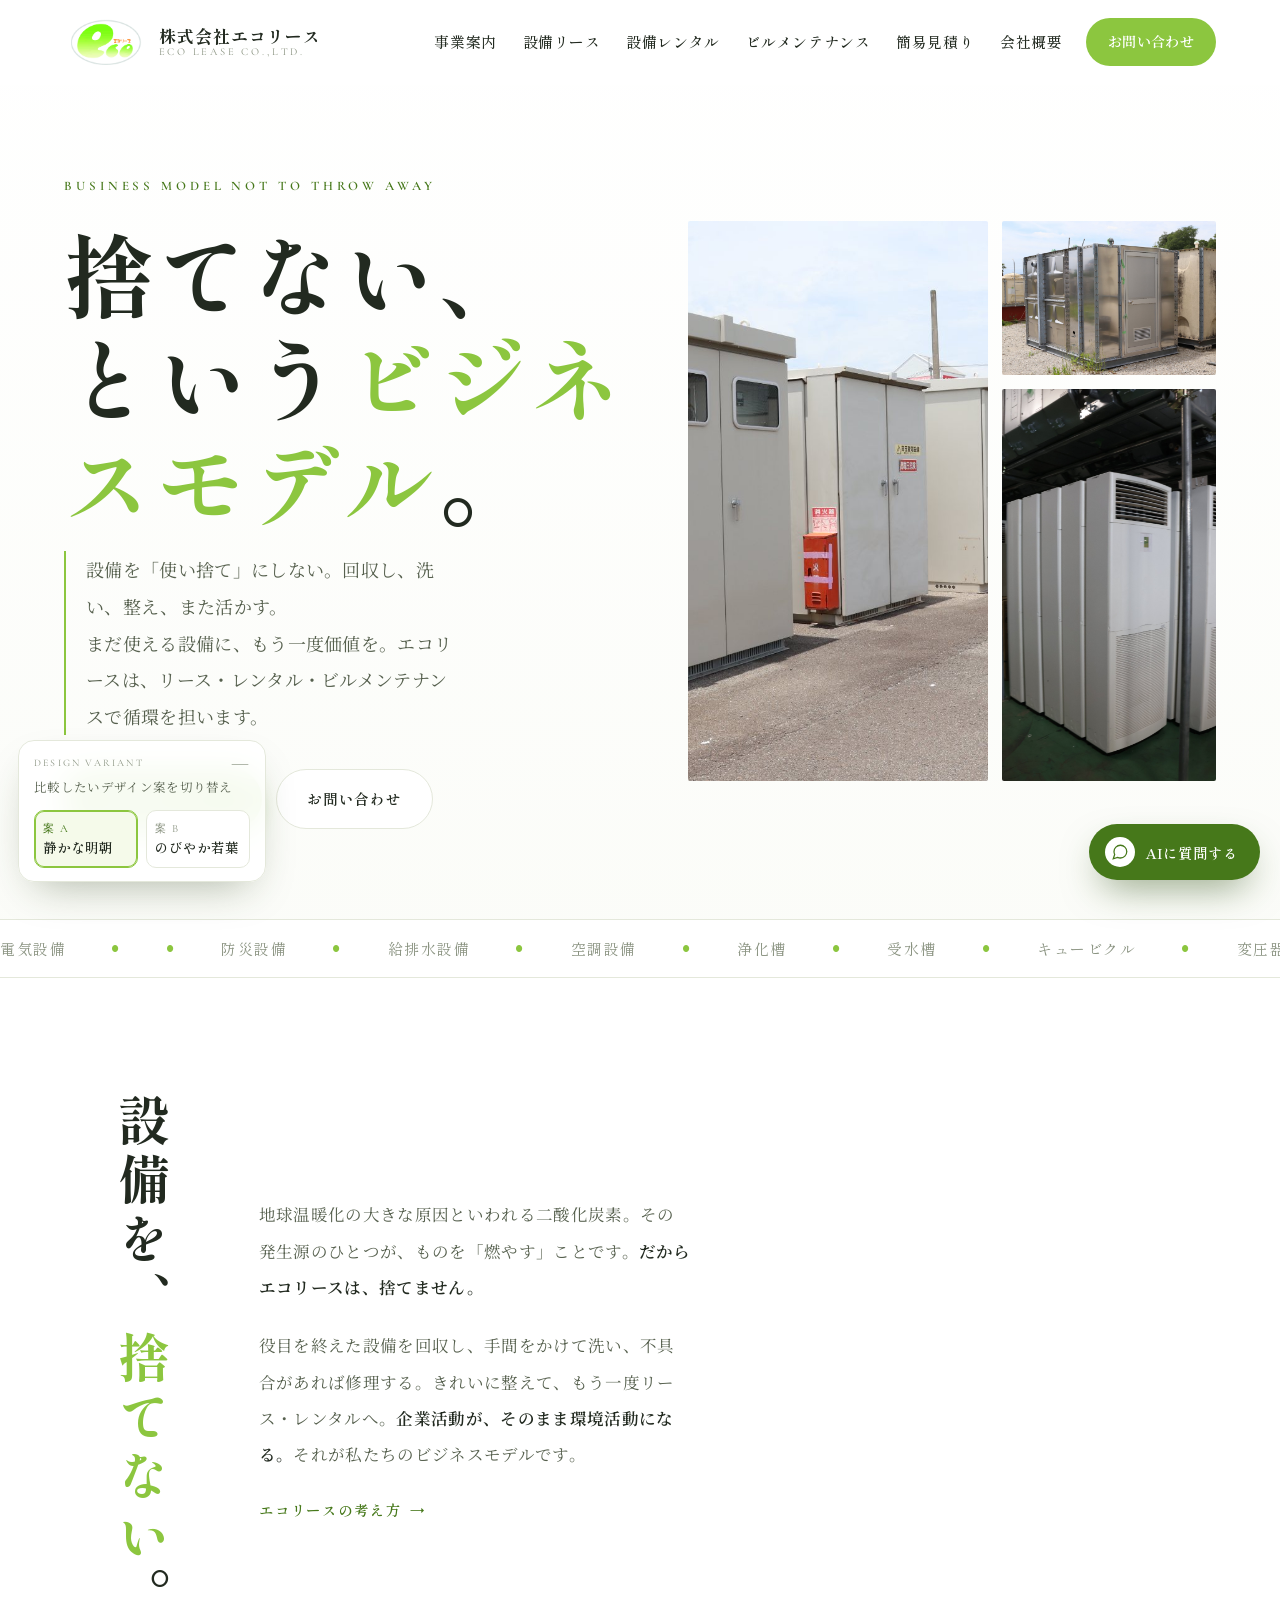
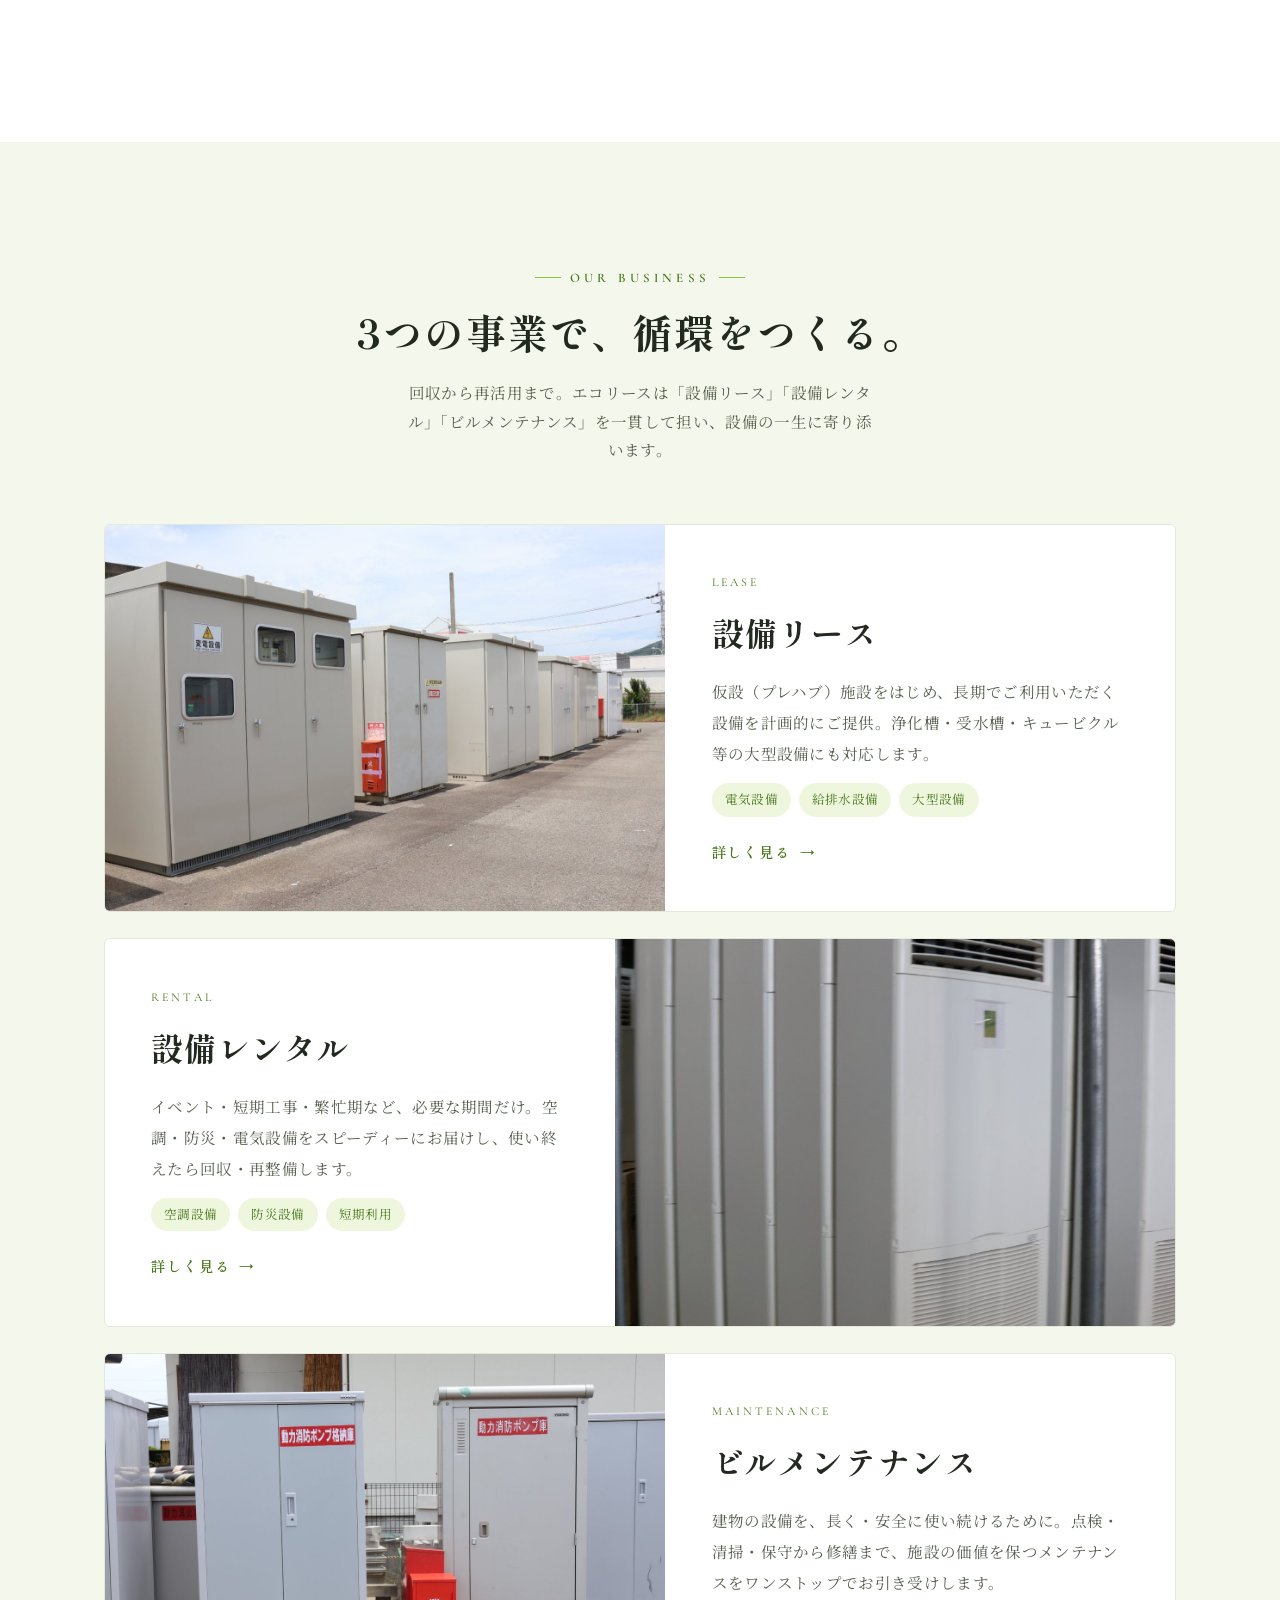
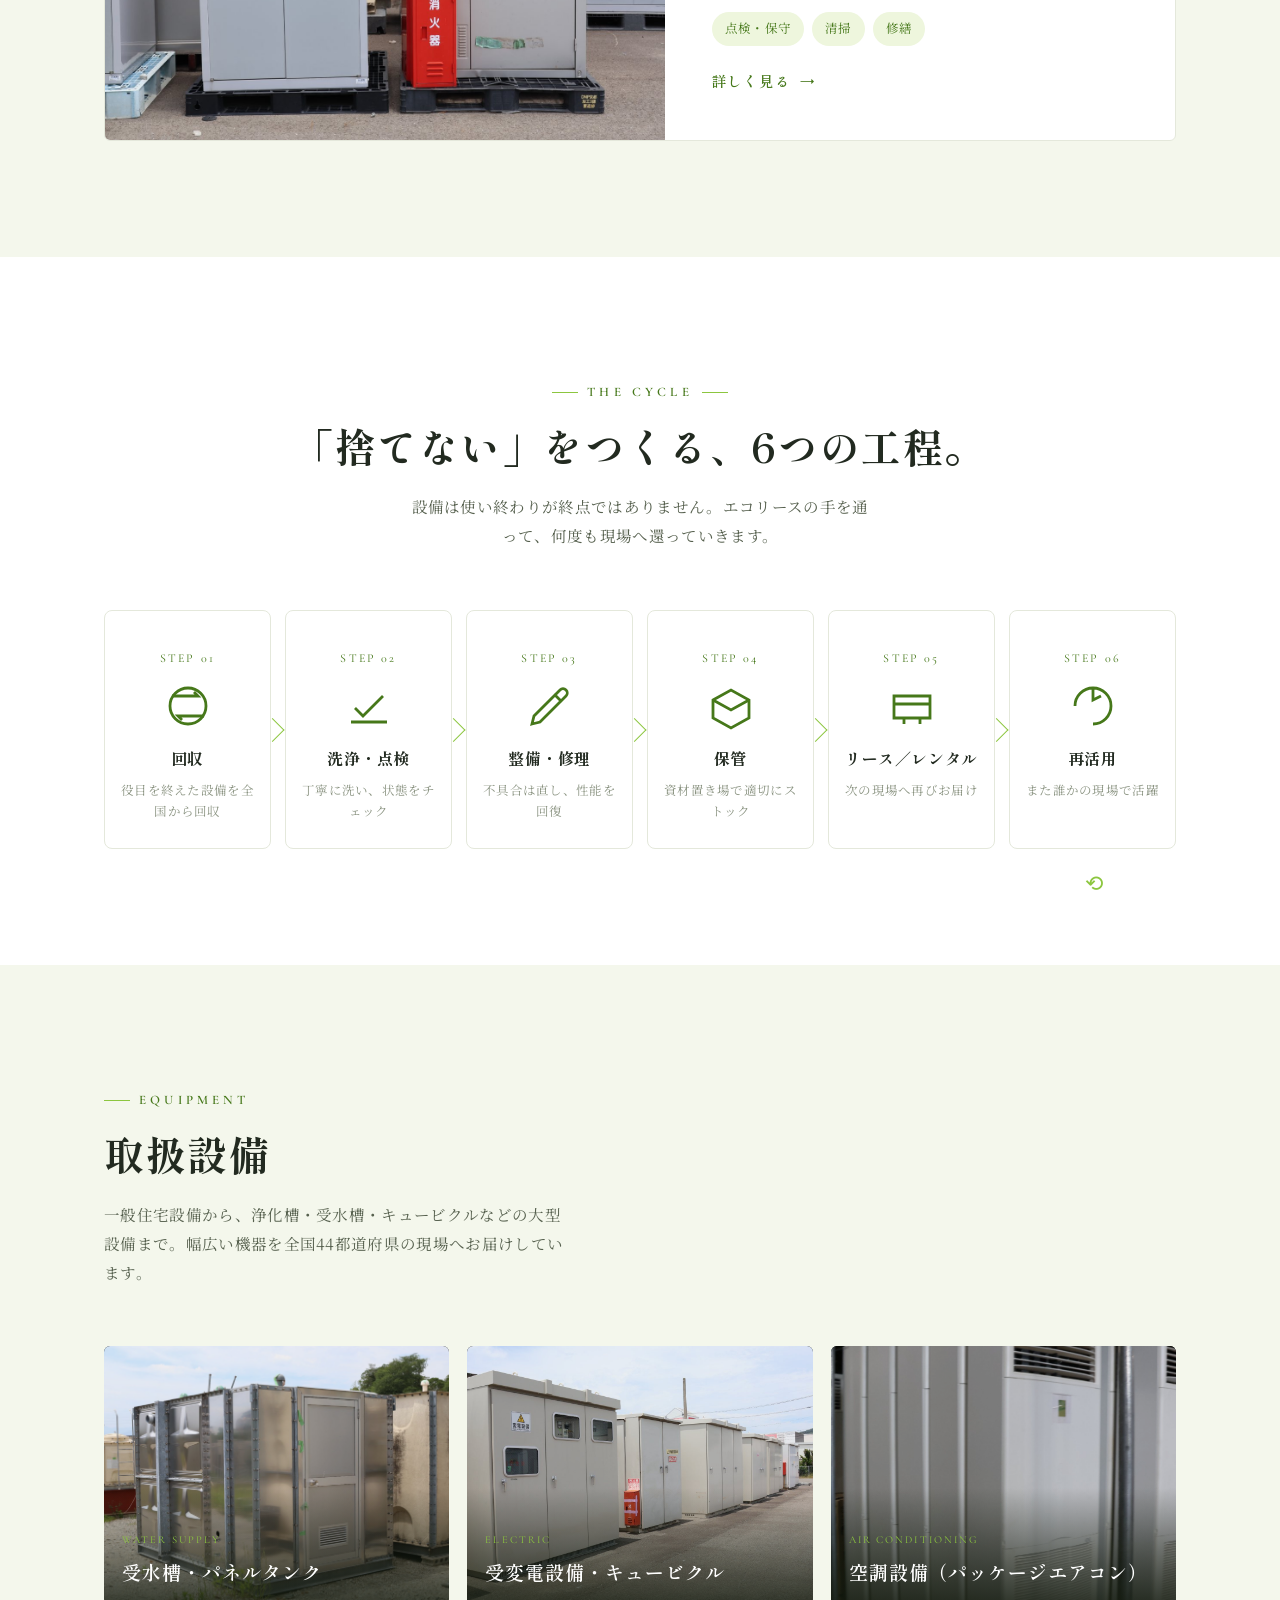
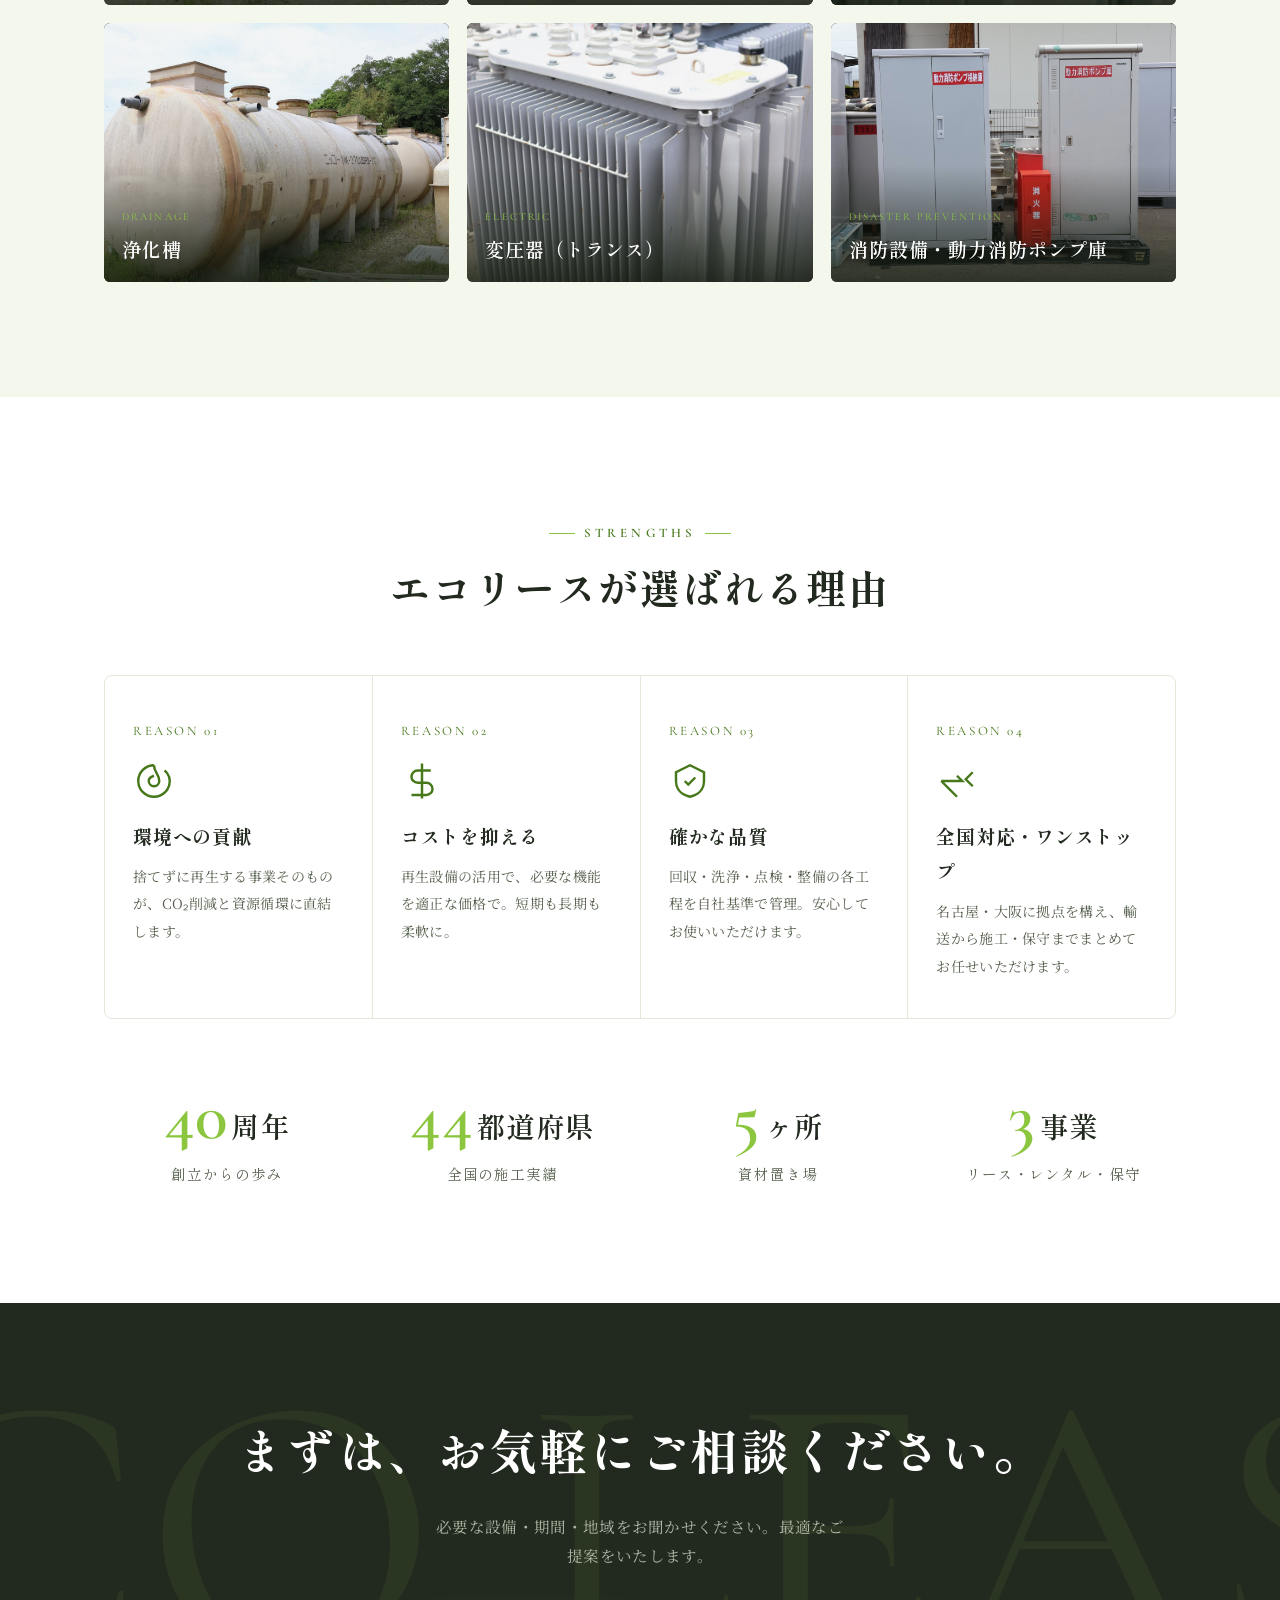
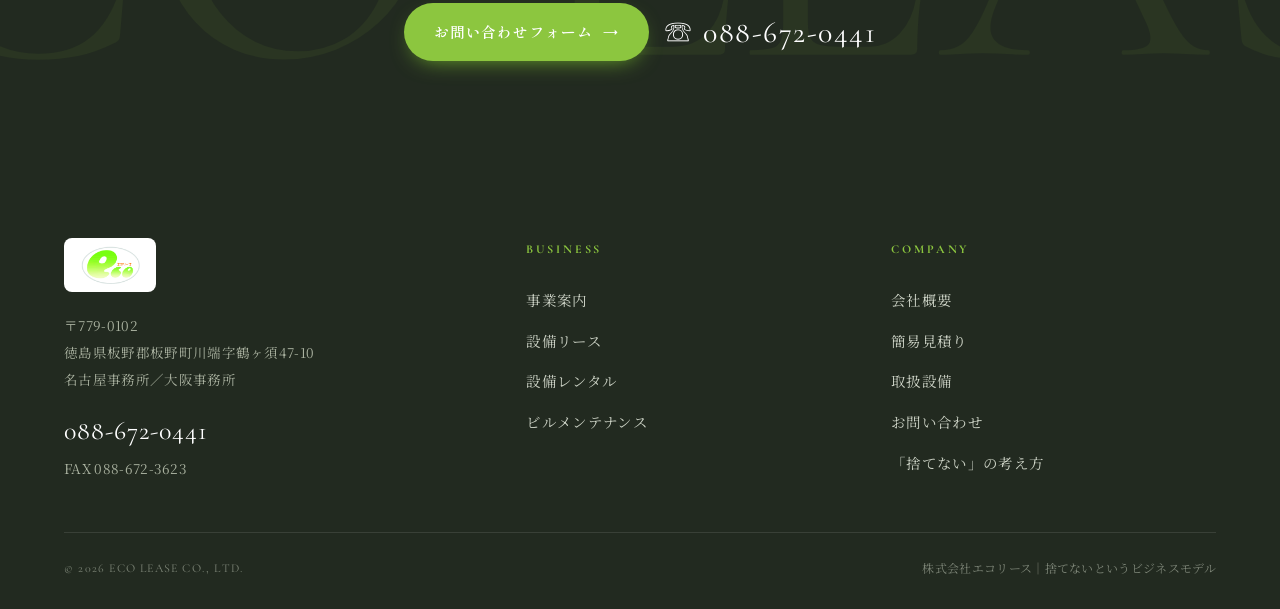
<file: index.html>
<!DOCTYPE html>
<html lang="ja" data-theme="a">
<head>
<meta charset="UTF-8">
<meta name="viewport" content="width=device-width, initial-scale=1.0">
<title>株式会社エコリース｜捨てないというビジネスモデル</title>
<meta name="description" content="株式会社エコリースは、設備リース・設備レンタル・ビルメンテナンスを通じて「捨てない」を実践する徳島の会社です。浄化槽・受水槽・キュービクル等の大型設備に対応。">
<link rel="preconnect" href="https://fonts.googleapis.com">
<link rel="preconnect" href="https://fonts.gstatic.com" crossorigin>
<link rel="stylesheet" href="style.css">
</head>
<body data-screen-label="トップページ">

<!-- ============ HEADER ============ -->
<header class="site-header">
  <div class="wrap-wide header-inner">
    <a href="index.html" class="brand">
      <img src="logo.png" alt="エコリース">
      <span class="brand-txt"><b>株式会社エコリース</b><span>ECO LEASE CO.,LTD.</span></span>
    </a>
    <nav class="nav">
      <a href="jigyo.html" class="nav-link">事業案内</a>
      <a href="lease.html" class="nav-link">設備リース</a>
      <a href="rental.html" class="nav-link">設備レンタル</a>
      <a href="maintenance.html" class="nav-link">ビルメンテナンス</a>
      <a href="estimate.html" class="nav-link">簡易見積り</a>
      <a href="company.html" class="nav-link">会社概要</a>
      <a href="contact.html" class="nav-cta">お問い合わせ</a>
    </nav>
    <button class="hamburger" aria-label="メニュー"><span></span><span></span><span></span></button>
  </div>
</header>

<!-- ============ MOBILE DRAWER ============ -->
<div class="drawer">
  <a href="jigyo.html">事業案内<span class="en">Business</span></a>
  <a href="lease.html">設備リース<span class="en">Lease</span></a>
  <a href="rental.html">設備レンタル<span class="en">Rental</span></a>
  <a href="maintenance.html">ビルメンテナンス<span class="en">Maintenance</span></a>
  <a href="estimate.html">簡易見積り<span class="en">Estimate</span></a>
  <a href="company.html">会社概要<span class="en">Company</span></a>
  <a href="contact.html">お問い合わせ<span class="en">Contact</span></a>
</div>

<!-- ============ HERO ============ -->
<section class="hero" data-screen-label="ヒーロー">
  <div class="wrap-wide hero-inner">
    <div class="hero-copy reveal">
      <span class="theme-only-b hero" style="display:none"></span>
      <p class="hero-eyebrow">Business model not to throw away</p>
      <h1>捨てない、<br>という<span class="dim">ビジネスモデル</span>。</h1>
      <p class="sub">設備を「使い捨て」にしない。回収し、洗い、整え、また活かす。<br>まだ使える設備に、もう一度価値を。エコリースは、リース・レンタル・ビルメンテナンスで循環を担います。</p>
      <div class="hero-cta">
        <a href="#equip" class="btn btn-primary">取扱設備を見る <span class="arr">→</span></a>
        <a href="contact.html" class="btn btn-ghost">お問い合わせ</a>
      </div>
    </div>
    <div class="hero-figs reveal d2">
      <div class="blob theme-only-b"></div>
      <div class="blob blob-2 theme-only-b"></div>
      <div class="f f1"><img src="cubicle.jpg" alt="受変電設備（キュービクル）"></div>
      <div class="f f2"><img src="tank.jpg" alt="受水槽"></div>
      <div class="f f3 theme-only-a"><img src="aircon.jpg" alt="空調設備"></div>
    </div>
  </div>
  <div class="hero-strip">
    <div class="track">
      <span>電気設備<span></span></span><span>防災設備</span><span>給排水設備</span><span>空調設備</span><span>浄化槽</span><span>受水槽</span><span>キュービクル</span><span>変圧器</span>
      <span>電気設備</span><span>防災設備</span><span>給排水設備</span><span>空調設備</span><span>浄化槽</span><span>受水槽</span><span>キュービクル</span><span>変圧器</span>
    </div>
  </div>
</section>

<!-- ============ MESSAGE ============ -->
<section class="section">
  <div class="wrap message">
    <div class="vtxt reveal">設備を、<em>捨てない</em>。</div>
    <div class="m-body reveal d1">
      <p>地球温暖化の大きな原因といわれる二酸化炭素。その発生源のひとつが、ものを「燃やす」ことです。<strong>だからエコリースは、捨てません。</strong></p>
      <p>役目を終えた設備を回収し、手間をかけて洗い、不具合があれば修理する。きれいに整えて、もう一度リース・レンタルへ。<strong>企業活動が、そのまま環境活動になる。</strong>それが私たちのビジネスモデルです。</p>
      <a href="company.html" class="txtlink">エコリースの考え方 <span class="arr">→</span></a>
    </div>
  </div>
</section>

<!-- ============ 3 BUSINESSES ============ -->
<section class="section tint" id="business" data-screen-label="事業内容">
  <div class="wrap">
    <div class="sec-head center reveal">
      <span class="eyebrow center">Our Business</span>
      <h2 class="jp">3つの事業で、循環をつくる。</h2>
      <p class="lead">回収から再活用まで。エコリースは「設備リース」「設備レンタル」「ビルメンテナンス」を一貫して担い、設備の一生に寄り添います。</p>
    </div>
    <div class="biz-list">

      <article class="biz-row reveal">
        <div class="biz-media"><span class="num">01</span><img src="cubicle.jpg" alt="設備リース"></div>
        <div class="biz-body">
          <span class="en">Lease</span>
          <h3>設備リース</h3>
          <p>仮設（プレハブ）施設をはじめ、長期でご利用いただく設備を計画的にご提供。浄化槽・受水槽・キュービクル等の大型設備にも対応します。</p>
          <div class="tags"><span>電気設備</span><span>給排水設備</span><span>大型設備</span></div>
          <a href="lease.html" class="txtlink">詳しく見る <span class="arr">→</span></a>
        </div>
      </article>

      <article class="biz-row reveal">
        <div class="biz-media"><span class="num">02</span><img src="aircon.jpg" alt="設備レンタル"></div>
        <div class="biz-body">
          <span class="en">Rental</span>
          <h3>設備レンタル</h3>
          <p>イベント・短期工事・繁忙期など、必要な期間だけ。空調・防災・電気設備をスピーディーにお届けし、使い終えたら回収・再整備します。</p>
          <div class="tags"><span>空調設備</span><span>防災設備</span><span>短期利用</span></div>
          <a href="rental.html" class="txtlink">詳しく見る <span class="arr">→</span></a>
        </div>
      </article>

      <article class="biz-row reveal">
        <div class="biz-media"><span class="num">03</span><img src="pump.jpg" alt="ビルメンテナンス"></div>
        <div class="biz-body">
          <span class="en">Maintenance</span>
          <h3>ビルメンテナンス</h3>
          <p>建物の設備を、長く・安全に使い続けるために。点検・清掃・保守から修繕まで、施設の価値を保つメンテナンスをワンストップでお引き受けします。</p>
          <div class="tags"><span>点検・保守</span><span>清掃</span><span>修繕</span></div>
          <a href="maintenance.html" class="txtlink">詳しく見る <span class="arr">→</span></a>
        </div>
      </article>

    </div>
  </div>
</section>

<!-- ============ CYCLE ============ -->
<section class="section">
  <div class="wrap">
    <div class="sec-head center reveal">
      <span class="eyebrow center">The Cycle</span>
      <h2 class="jp">「捨てない」をつくる、6つの工程。</h2>
      <p class="lead">設備は使い終わりが終点ではありません。エコリースの手を通って、何度も現場へ還っていきます。</p>
    </div>
    <div class="cycle reveal d1">
      <div class="step"><span class="n">STEP 01</span><div class="ic"><svg viewBox="0 0 24 24"><path d="M4 7h13l-2-2M20 17H7l2 2"/><circle cx="12" cy="12" r="9"/></svg></div><h4>回収</h4><p>役目を終えた設備を全国から回収</p></div>
      <div class="step"><span class="n">STEP 02</span><div class="ic"><svg viewBox="0 0 24 24"><path d="M5 13l4 4L19 7"/><path d="M3 20h18"/></svg></div><h4>洗浄・点検</h4><p>丁寧に洗い、状態をチェック</p></div>
      <div class="step"><span class="n">STEP 03</span><div class="ic"><svg viewBox="0 0 24 24"><path d="M14 6l4 4M3 21l4-1L20 7a2 2 0 0 0-3-3L4 17z"/></svg></div><h4>整備・修理</h4><p>不具合は直し、性能を回復</p></div>
      <div class="step"><span class="n">STEP 04</span><div class="ic"><svg viewBox="0 0 24 24"><path d="M3 9l9-5 9 5v9l-9 5-9-5z"/><path d="M3 9l9 5 9-5"/></svg></div><h4>保管</h4><p>資材置き場で適切にストック</p></div>
      <div class="step"><span class="n">STEP 05</span><div class="ic"><svg viewBox="0 0 24 24"><path d="M3 7h18v11H3z"/><path d="M3 11h18M8 18v3M16 18v3"/></svg></div><h4>リース／レンタル</h4><p>次の現場へ再びお届け</p></div>
      <div class="step"><span class="n">STEP 06</span><div class="ic"><svg viewBox="0 0 24 24"><path d="M12 3v6l4-2M12 21a9 9 0 1 0-9-9"/></svg></div><h4>再活用</h4><p>また誰かの現場で活躍</p></div>
    </div>
  </div>
</section>

<!-- ============ EQUIPMENT ============ -->
<section class="section tint" id="equip" data-screen-label="取扱設備">
  <div class="wrap">
    <div class="sec-head reveal">
      <span class="eyebrow">Equipment</span>
      <h2 class="jp">取扱設備</h2>
      <p class="lead">一般住宅設備から、浄化槽・受水槽・キュービクルなどの大型設備まで。幅広い機器を全国44都道府県の現場へお届けしています。</p>
    </div>
    <div class="equip-grid">
      <a class="equip-card reveal" href="lease.html"><img src="tank.jpg" alt="受水槽"><div class="cap"><span class="cat">Water Supply</span><h4>受水槽・パネルタンク</h4></div></a>
      <a class="equip-card reveal d1" href="lease.html"><img src="cubicle.jpg" alt="受変電設備"><div class="cap"><span class="cat">Electric</span><h4>受変電設備・キュービクル</h4></div></a>
      <a class="equip-card reveal d2" href="rental.html"><img src="aircon.jpg" alt="空調設備"><div class="cap"><span class="cat">Air Conditioning</span><h4>空調設備（パッケージエアコン）</h4></div></a>
      <a class="equip-card reveal" href="lease.html"><img src="johkasou.jpg" alt="浄化槽"><div class="cap"><span class="cat">Drainage</span><h4>浄化槽</h4></div></a>
      <a class="equip-card reveal d1" href="lease.html"><img src="transformer.jpg" alt="変圧器"><div class="cap"><span class="cat">Electric</span><h4>変圧器（トランス）</h4></div></a>
      <a class="equip-card reveal d2" href="rental.html"><img src="pump.jpg" alt="消防設備"><div class="cap"><span class="cat">Disaster Prevention</span><h4>消防設備・動力消防ポンプ庫</h4></div></a>
    </div>
  </div>
</section>

<!-- ============ STRENGTHS + STATS ============ -->
<section class="section">
  <div class="wrap">
    <div class="sec-head center reveal">
      <span class="eyebrow center">Strengths</span>
      <h2 class="jp">エコリースが選ばれる理由</h2>
    </div>
    <div class="strength-grid reveal d1">
      <div class="cell"><span class="n">REASON 01</span><div class="ic"><svg viewBox="0 0 24 24"><path d="M12 3a9 9 0 1 0 9 9c0-4-3-6-3-6M12 3c0 4 3 5 3 9a3 3 0 0 1-6 0c0-2 3-3 3-3"/></svg></div><h4>環境への貢献</h4><p>捨てずに再生する事業そのものが、CO₂削減と資源循環に直結します。</p></div>
      <div class="cell"><span class="n">REASON 02</span><div class="ic"><svg viewBox="0 0 24 24"><path d="M12 2v20M17 6H9.5a3.5 3.5 0 0 0 0 7h5a3.5 3.5 0 0 1 0 7H6"/></svg></div><h4>コストを抑える</h4><p>再生設備の活用で、必要な機能を適正な価格で。短期も長期も柔軟に。</p></div>
      <div class="cell"><span class="n">REASON 03</span><div class="ic"><svg viewBox="0 0 24 24"><path d="M12 3l8 4v5c0 5-3.5 8-8 9-4.5-1-8-4-8-9V7z"/><path d="M9 12l2 2 4-4"/></svg></div><h4>確かな品質</h4><p>回収・洗浄・点検・整備の各工程を自社基準で管理。安心してお使いいただけます。</p></div>
      <div class="cell"><span class="n">REASON 04</span><div class="ic"><svg viewBox="0 0 24 24"><path d="M3 12h12l-3-3M3 12l9 9M21 7l-4 4 4 4"/></svg></div><h4>全国対応・ワンストップ</h4><p>名古屋・大阪に拠点を構え、輸送から施工・保守までまとめてお任せいただけます。</p></div>
    </div>
    <div class="stats reveal d2" style="margin-top:64px">
      <div class="stat"><div class="v">40<small>周年</small></div><div class="k">創立からの歩み</div></div>
      <div class="stat"><div class="v">44<small>都道府県</small></div><div class="k">全国の施工実績</div></div>
      <div class="stat"><div class="v">5<small>ヶ所</small></div><div class="k">資材置き場</div></div>
      <div class="stat"><div class="v">3<small>事業</small></div><div class="k">リース・レンタル・保守</div></div>
    </div>
  </div>
</section>

<!-- ============ CTA ============ -->
<section class="cta-band">
  <div class="deco">ECO LEASE</div>
  <div class="wrap">
    <h2 class="reveal">まずは、お気軽にご相談ください。</h2>
    <p class="reveal d1">必要な設備・期間・地域をお聞かせください。最適なご提案をいたします。</p>
    <div class="cta-row reveal d2">
      <a href="contact.html" class="btn btn-primary">お問い合わせフォーム <span class="arr">→</span></a>
      <a href="tel:0886720441" class="tel-big">☏ 088-672-0441</a>
    </div>
  </div>
</section>

<!-- ============ FOOTER ============ -->
<footer class="site-footer">
  <div class="wrap-wide">
    <div class="footer-top">
      <div class="footer-brand">
        <img src="logo.png" alt="エコリース">
        <p>〒779-0102<br>徳島県板野郡板野町川端字鶴ヶ須47-10<br>名古屋事務所／大阪事務所</p>
        <div class="tel">088-672-0441</div>
        <p>FAX 088-672-3623</p>
      </div>
      <div class="footer-col">
        <h4>Business</h4>
        <a href="jigyo.html">事業案内</a>
        <a href="lease.html">設備リース</a>
        <a href="rental.html">設備レンタル</a>
        <a href="maintenance.html">ビルメンテナンス</a>
      </div>
      <div class="footer-col">
        <h4>Company</h4>
        <a href="company.html">会社概要</a>
        <a href="estimate.html">簡易見積り</a>
        <a href="index.html#equip">取扱設備</a>
        <a href="contact.html">お問い合わせ</a>
        <a href="index.html#business">「捨てない」の考え方</a>
      </div>
    </div>
    <div class="footer-bottom">
      <span class="latin">© <span id="yr">2026</span> ECO LEASE CO., LTD.</span>
      <span>株式会社エコリース｜捨てないというビジネスモデル</span>
    </div>
  </div>
</footer>

<script src="script.js"></script>
</body>
</html>
</file>
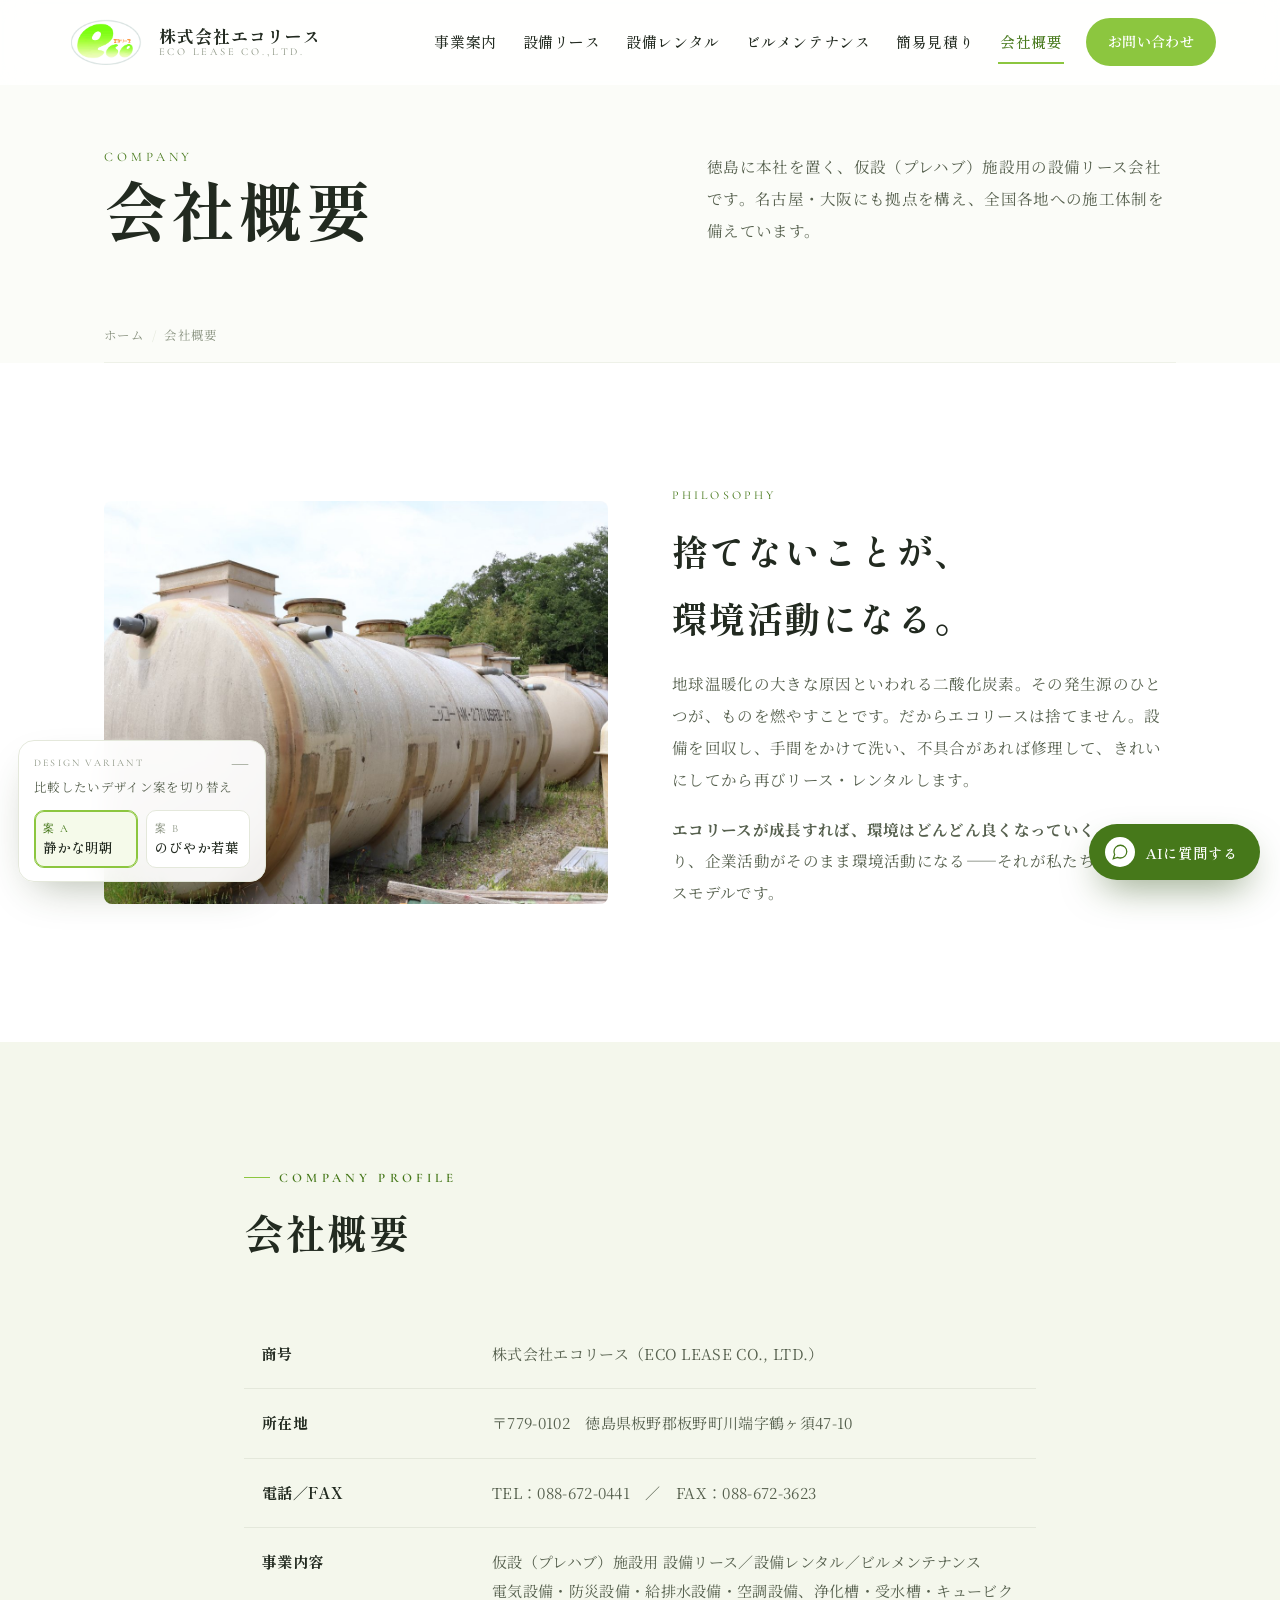
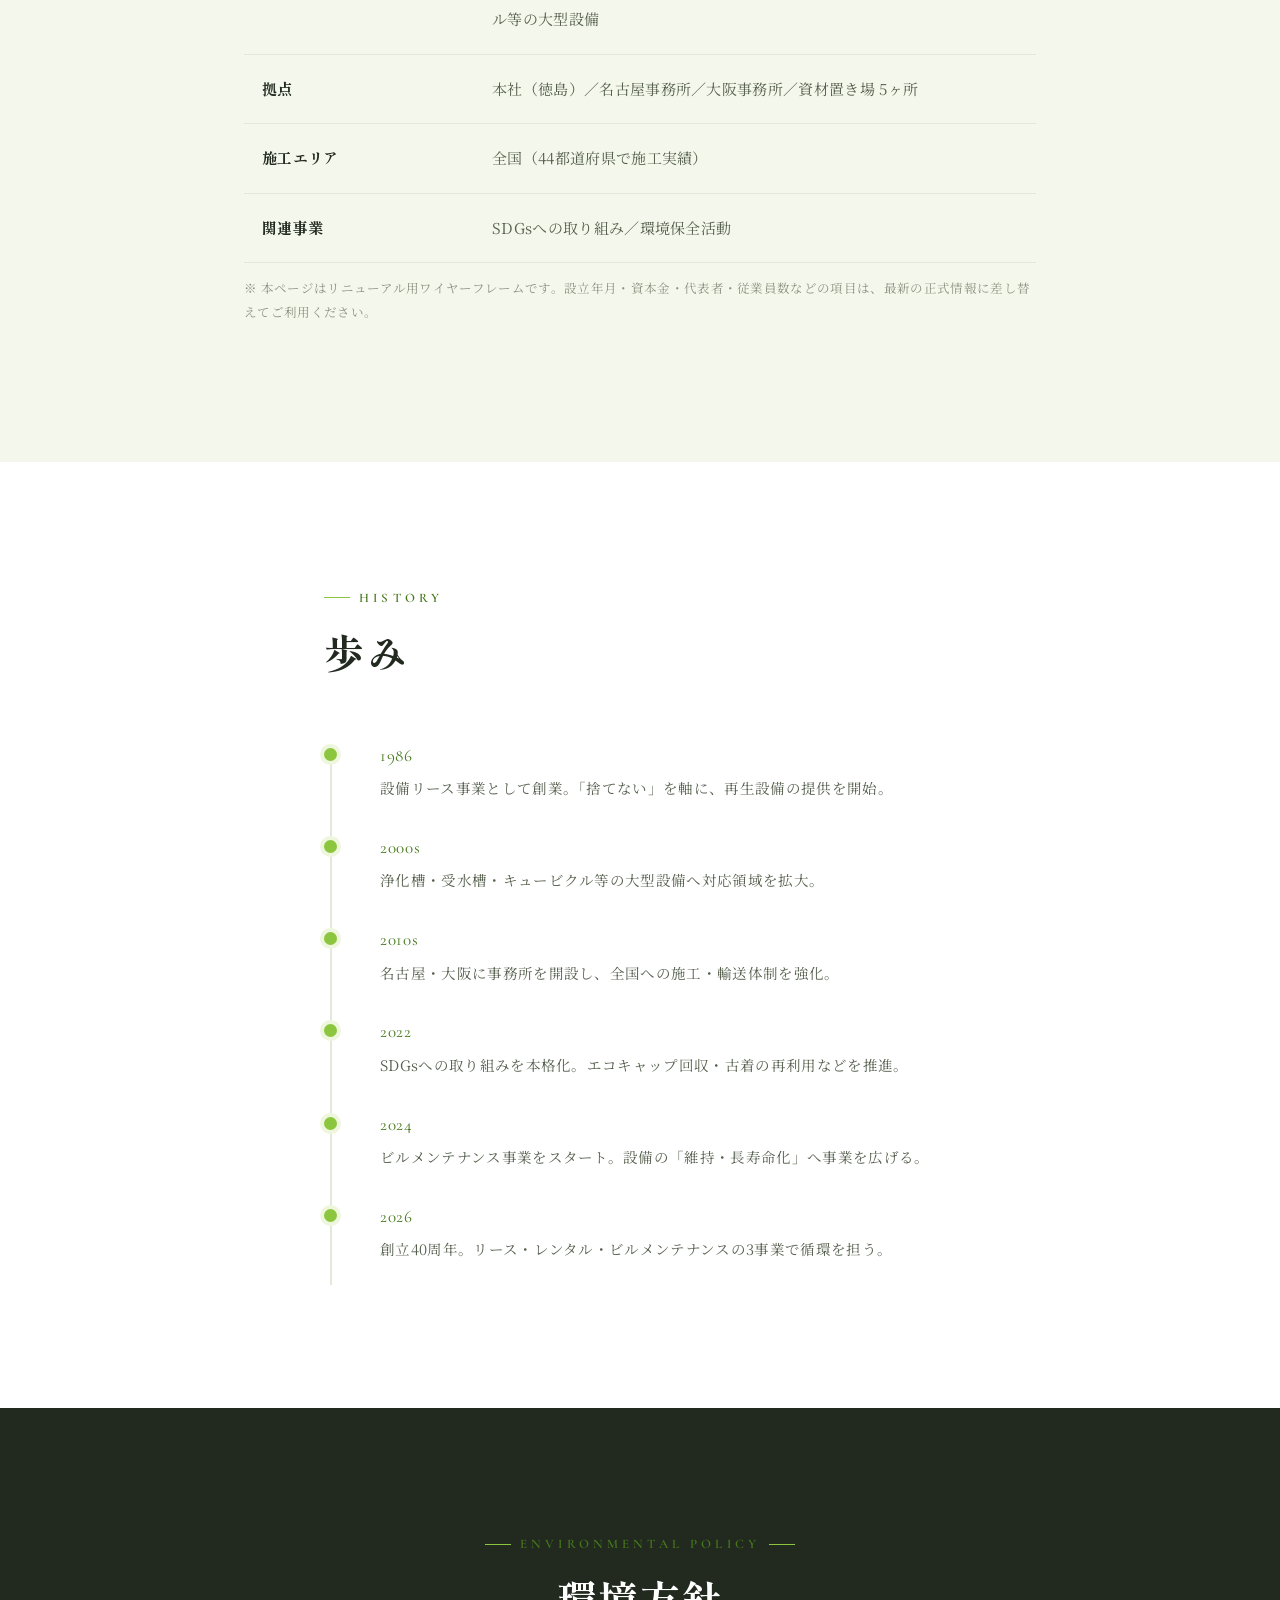
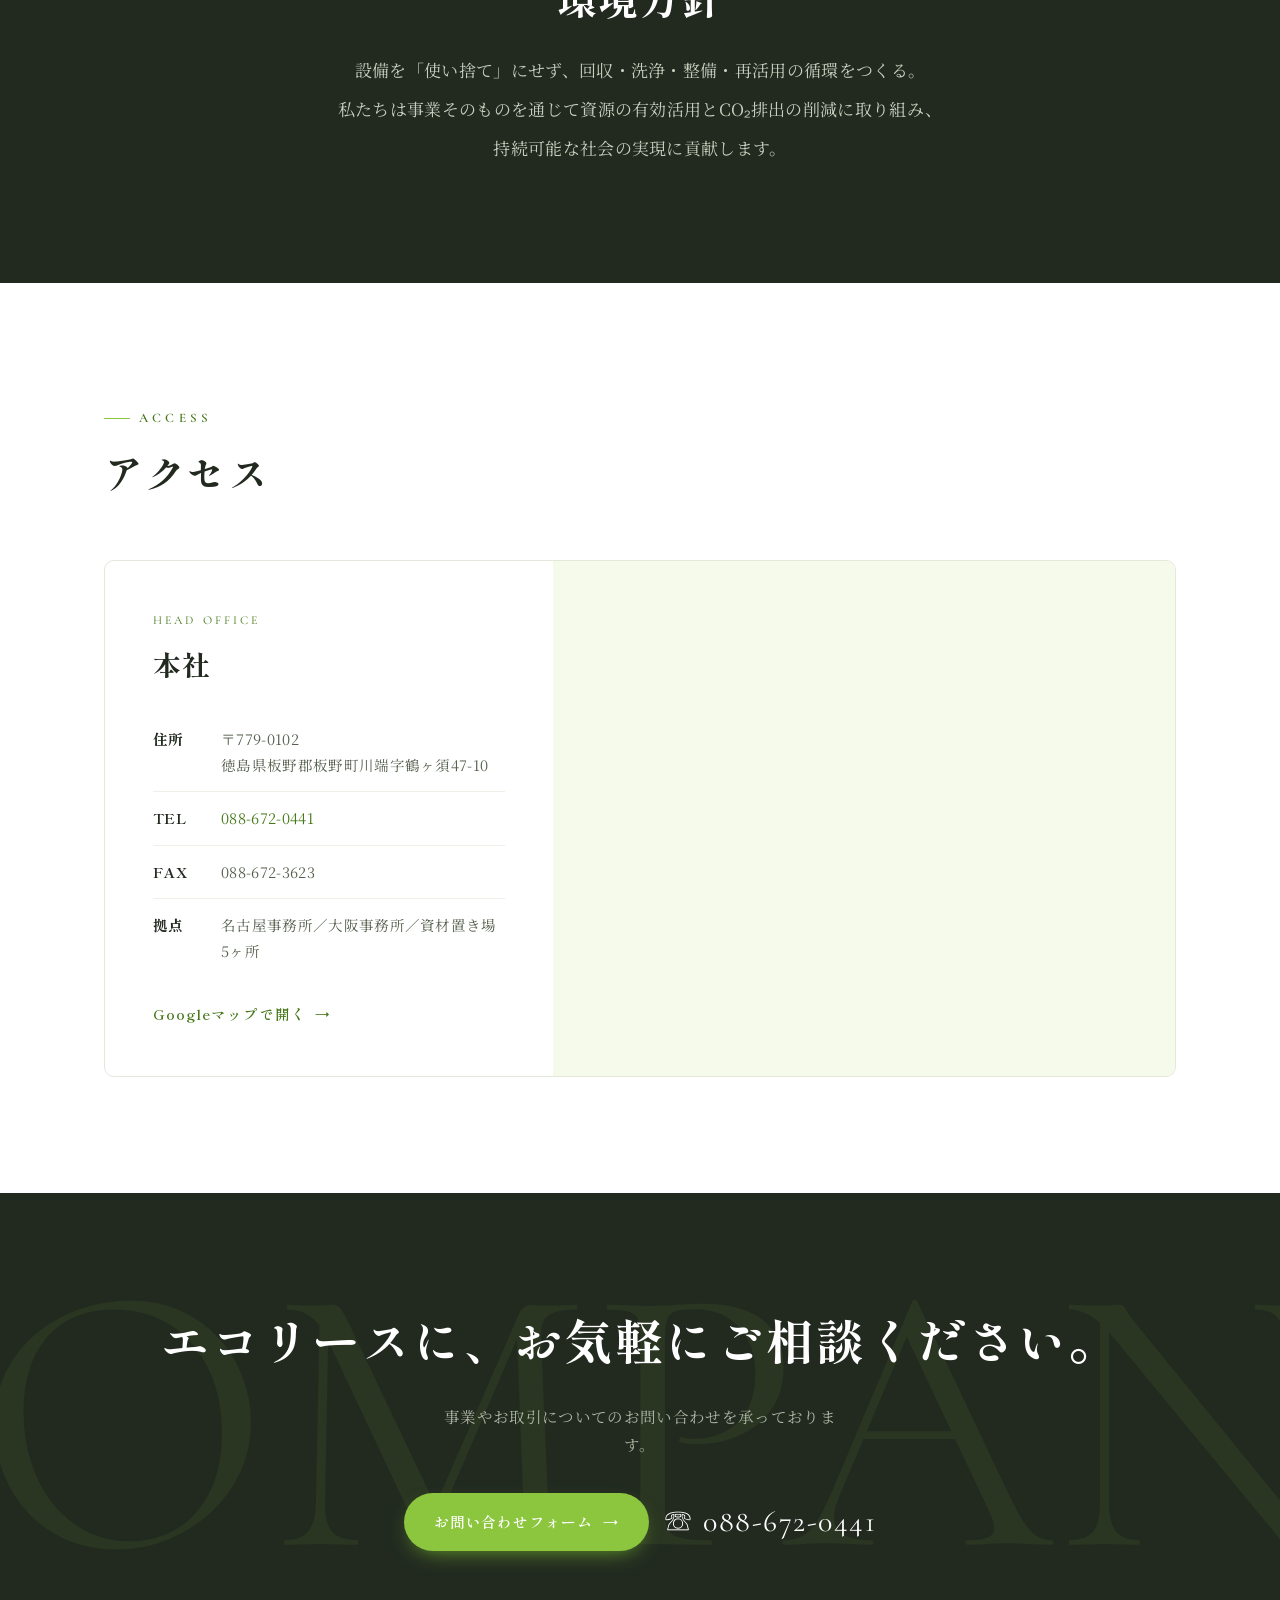
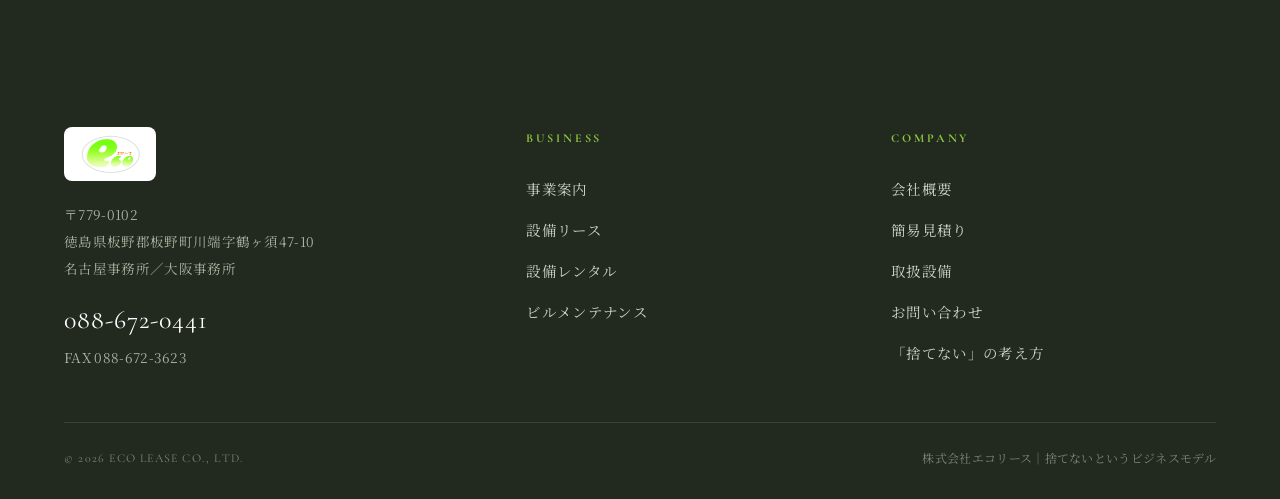
<file: company.html>
<!DOCTYPE html>
<html lang="ja" data-theme="a">
<head>
<meta charset="UTF-8">
<meta name="viewport" content="width=device-width, initial-scale=1.0">
<title>会社概要｜株式会社エコリース</title>
<meta name="description" content="株式会社エコリースの会社概要・沿革・環境方針。徳島県板野郡板野町に本社を置く、仮設施設用の設備リース会社です。">
<link rel="preconnect" href="https://fonts.googleapis.com">
<link rel="preconnect" href="https://fonts.gstatic.com" crossorigin>
<link rel="stylesheet" href="style.css">
</head>
<body data-screen-label="会社概要">

<header class="site-header">
  <div class="wrap-wide header-inner">
    <a href="index.html" class="brand">
      <img src="logo.png" alt="エコリース">
      <span class="brand-txt"><b>株式会社エコリース</b><span>ECO LEASE CO.,LTD.</span></span>
    </a>
    <nav class="nav">
      <a href="jigyo.html" class="nav-link">事業案内</a>
      <a href="lease.html" class="nav-link">設備リース</a>
      <a href="rental.html" class="nav-link">設備レンタル</a>
      <a href="maintenance.html" class="nav-link">ビルメンテナンス</a>
      <a href="estimate.html" class="nav-link">簡易見積り</a>
      <a href="company.html" class="nav-link active">会社概要</a>
      <a href="contact.html" class="nav-cta">お問い合わせ</a>
    </nav>
    <button class="hamburger" aria-label="メニュー"><span></span><span></span><span></span></button>
  </div>
</header>
<div class="drawer">
  <a href="jigyo.html">事業案内<span class="en">Business</span></a>
  <a href="lease.html">設備リース<span class="en">Lease</span></a>
  <a href="rental.html">設備レンタル<span class="en">Rental</span></a>
  <a href="maintenance.html">ビルメンテナンス<span class="en">Maintenance</span></a>
  <a href="estimate.html">簡易見積り<span class="en">Estimate</span></a>
  <a href="company.html">会社概要<span class="en">Company</span></a>
  <a href="contact.html">お問い合わせ<span class="en">Contact</span></a>
</div>

<section class="page-hero">
  <div class="wrap">
    <div class="ph-inner">
      <div class="reveal">
        <span class="en">Company</span>
        <h1>会社概要</h1>
      </div>
      <p class="reveal d1">徳島に本社を置く、仮設（プレハブ）施設用の設備リース会社です。名古屋・大阪にも拠点を構え、全国各地への施工体制を備えています。</p>
    </div>
  </div>
  <div class="wrap"><div class="breadcrumb"><a href="index.html">ホーム</a><span>/</span>会社概要</div></div>
</section>

<!-- PHILOSOPHY -->
<section class="section">
  <div class="wrap split">
    <div class="split-media reveal"><img src="johkasou.jpg" alt="浄化槽の保管"></div>
    <div class="split-body reveal d1">
      <span class="en">Philosophy</span>
      <h2>捨てないことが、<br>環境活動になる。</h2>
      <p>地球温暖化の大きな原因といわれる二酸化炭素。その発生源のひとつが、ものを燃やすことです。だからエコリースは捨てません。設備を回収し、手間をかけて洗い、不具合があれば修理して、きれいにしてから再びリース・レンタルします。</p>
      <p><strong>エコリースが成長すれば、環境はどんどん良くなっていく。</strong>つまり、企業活動がそのまま環境活動になる——それが私たちのビジネスモデルです。</p>
    </div>
  </div>
</section>

<!-- INFO TABLE -->
<section class="section tint">
  <div class="wrap" style="max-width:920px">
    <div class="sec-head reveal">
      <span class="eyebrow">Company Profile</span>
      <h2 class="jp">会社概要</h2>
    </div>
    <table class="info-table reveal d1">
      <tr><th>商号</th><td>株式会社エコリース（ECO LEASE CO., LTD.）</td></tr>
      <tr><th>所在地</th><td>〒779-0102　徳島県板野郡板野町川端字鶴ヶ須47-10</td></tr>
      <tr><th>電話／FAX</th><td>TEL：088-672-0441　／　FAX：088-672-3623</td></tr>
      <tr><th>事業内容</th><td>仮設（プレハブ）施設用 設備リース／設備レンタル／ビルメンテナンス<br>電気設備・防災設備・給排水設備・空調設備、浄化槽・受水槽・キュービクル等の大型設備</td></tr>
      <tr><th>拠点</th><td>本社（徳島）／名古屋事務所／大阪事務所／資材置き場 5ヶ所</td></tr>
      <tr><th>施工エリア</th><td>全国（44都道府県で施工実績）</td></tr>
      <tr><th>関連事業</th><td>SDGsへの取り組み／環境保全活動</td></tr>
    </table>
    <p class="form-note reveal d2" style="margin-top:14px">※ 本ページはリニューアル用ワイヤーフレームです。設立年月・資本金・代表者・従業員数などの項目は、最新の正式情報に差し替えてご利用ください。</p>
  </div>
</section>

<!-- HISTORY -->
<section class="section">
  <div class="wrap" style="max-width:760px">
    <div class="sec-head reveal">
      <span class="eyebrow">History</span>
      <h2 class="jp">歩み</h2>
    </div>
    <div class="history reveal d1">
      <div class="h-item"><div class="yr">1986</div><p>設備リース事業として創業。「捨てない」を軸に、再生設備の提供を開始。</p></div>
      <div class="h-item"><div class="yr">2000s</div><p>浄化槽・受水槽・キュービクル等の大型設備へ対応領域を拡大。</p></div>
      <div class="h-item"><div class="yr">2010s</div><p>名古屋・大阪に事務所を開設し、全国への施工・輸送体制を強化。</p></div>
      <div class="h-item"><div class="yr">2022</div><p>SDGsへの取り組みを本格化。エコキャップ回収・古着の再利用などを推進。</p></div>
      <div class="h-item"><div class="yr">2024</div><p>ビルメンテナンス事業をスタート。設備の「維持・長寿命化」へ事業を広げる。</p></div>
      <div class="h-item"><div class="yr">2026</div><p>創立40周年。リース・レンタル・ビルメンテナンスの3事業で循環を担う。</p></div>
    </div>
  </div>
</section>

<!-- ENV POLICY -->
<section class="section ink">
  <div class="wrap" style="max-width:840px;text-align:center">
    <div class="sec-head center reveal" style="margin-bottom:24px">
      <span class="eyebrow center">Environmental Policy</span>
      <h2 class="jp">環境方針</h2>
    </div>
    <p class="reveal d1" style="font-size:17px;line-height:2.3;color:#c8cfbe">設備を「使い捨て」にせず、回収・洗浄・整備・再活用の循環をつくる。<br>私たちは事業そのものを通じて資源の有効活用とCO₂排出の削減に取り組み、<br>持続可能な社会の実現に貢献します。</p>
  </div>
</section>

<!-- ACCESS / MAP -->
<section class="section">
  <div class="wrap">
    <div class="sec-head reveal">
      <span class="eyebrow">Access</span>
      <h2 class="jp">アクセス</h2>
    </div>
    <div class="access-grid reveal d1">
      <div class="access-info">
        <span class="en">Head Office</span>
        <h3>本社</h3>
        <div class="ar"><span class="k">住所</span><span class="v">〒779-0102<br>徳島県板野郡板野町川端字鶴ヶ須47-10</span></div>
        <div class="ar"><span class="k">TEL</span><span class="v"><a href="tel:0886720441">088-672-0441</a></span></div>
        <div class="ar"><span class="k">FAX</span><span class="v">088-672-3623</span></div>
        <div class="ar"><span class="k">拠点</span><span class="v">名古屋事務所／大阪事務所／資材置き場 5ヶ所</span></div>
        <div class="map-link">
          <a class="txtlink" href="https://www.google.com/maps?ll=34.138833,134.471973&z=16&t=m&hl=ja&gl=JP&cid=12205207893095225513" target="_blank" rel="noopener">Googleマップで開く <span class="arr">→</span></a>
        </div>
      </div>
      <div class="access-map">
        <iframe src="https://maps.google.com/maps?ll=34.138833,134.471973&q=34.138833,134.471973&z=16&output=embed&hl=ja" loading="lazy" referrerpolicy="no-referrer-when-downgrade" title="株式会社エコリース 所在地マップ"></iframe>
      </div>
    </div>
  </div>
</section>

<section class="cta-band">
  <div class="deco">COMPANY</div>
  <div class="wrap">
    <h2 class="reveal">エコリースに、お気軽にご相談ください。</h2>
    <p class="reveal d1">事業やお取引についてのお問い合わせを承っております。</p>
    <div class="cta-row reveal d2">
      <a href="contact.html" class="btn btn-primary">お問い合わせフォーム <span class="arr">→</span></a>
      <a href="tel:0886720441" class="tel-big">☏ 088-672-0441</a>
    </div>
  </div>
</section>

<footer class="site-footer">
  <div class="wrap-wide">
    <div class="footer-top">
      <div class="footer-brand">
        <img src="logo.png" alt="エコリース">
        <p>〒779-0102<br>徳島県板野郡板野町川端字鶴ヶ須47-10<br>名古屋事務所／大阪事務所</p>
        <div class="tel">088-672-0441</div>
        <p>FAX 088-672-3623</p>
      </div>
      <div class="footer-col">
        <h4>Business</h4>
        <a href="jigyo.html">事業案内</a>
        <a href="lease.html">設備リース</a>
        <a href="rental.html">設備レンタル</a>
        <a href="maintenance.html">ビルメンテナンス</a>
      </div>
      <div class="footer-col">
        <h4>Company</h4>
        <a href="company.html">会社概要</a>
        <a href="estimate.html">簡易見積り</a>
        <a href="index.html#equip">取扱設備</a>
        <a href="contact.html">お問い合わせ</a>
        <a href="index.html#business">「捨てない」の考え方</a>
      </div>
    </div>
    <div class="footer-bottom">
      <span class="latin">© <span id="yr">2026</span> ECO LEASE CO., LTD.</span>
      <span>株式会社エコリース｜捨てないというビジネスモデル</span>
    </div>
  </div>
</footer>

<script src="script.js"></script>
</body>
</html>
</file>
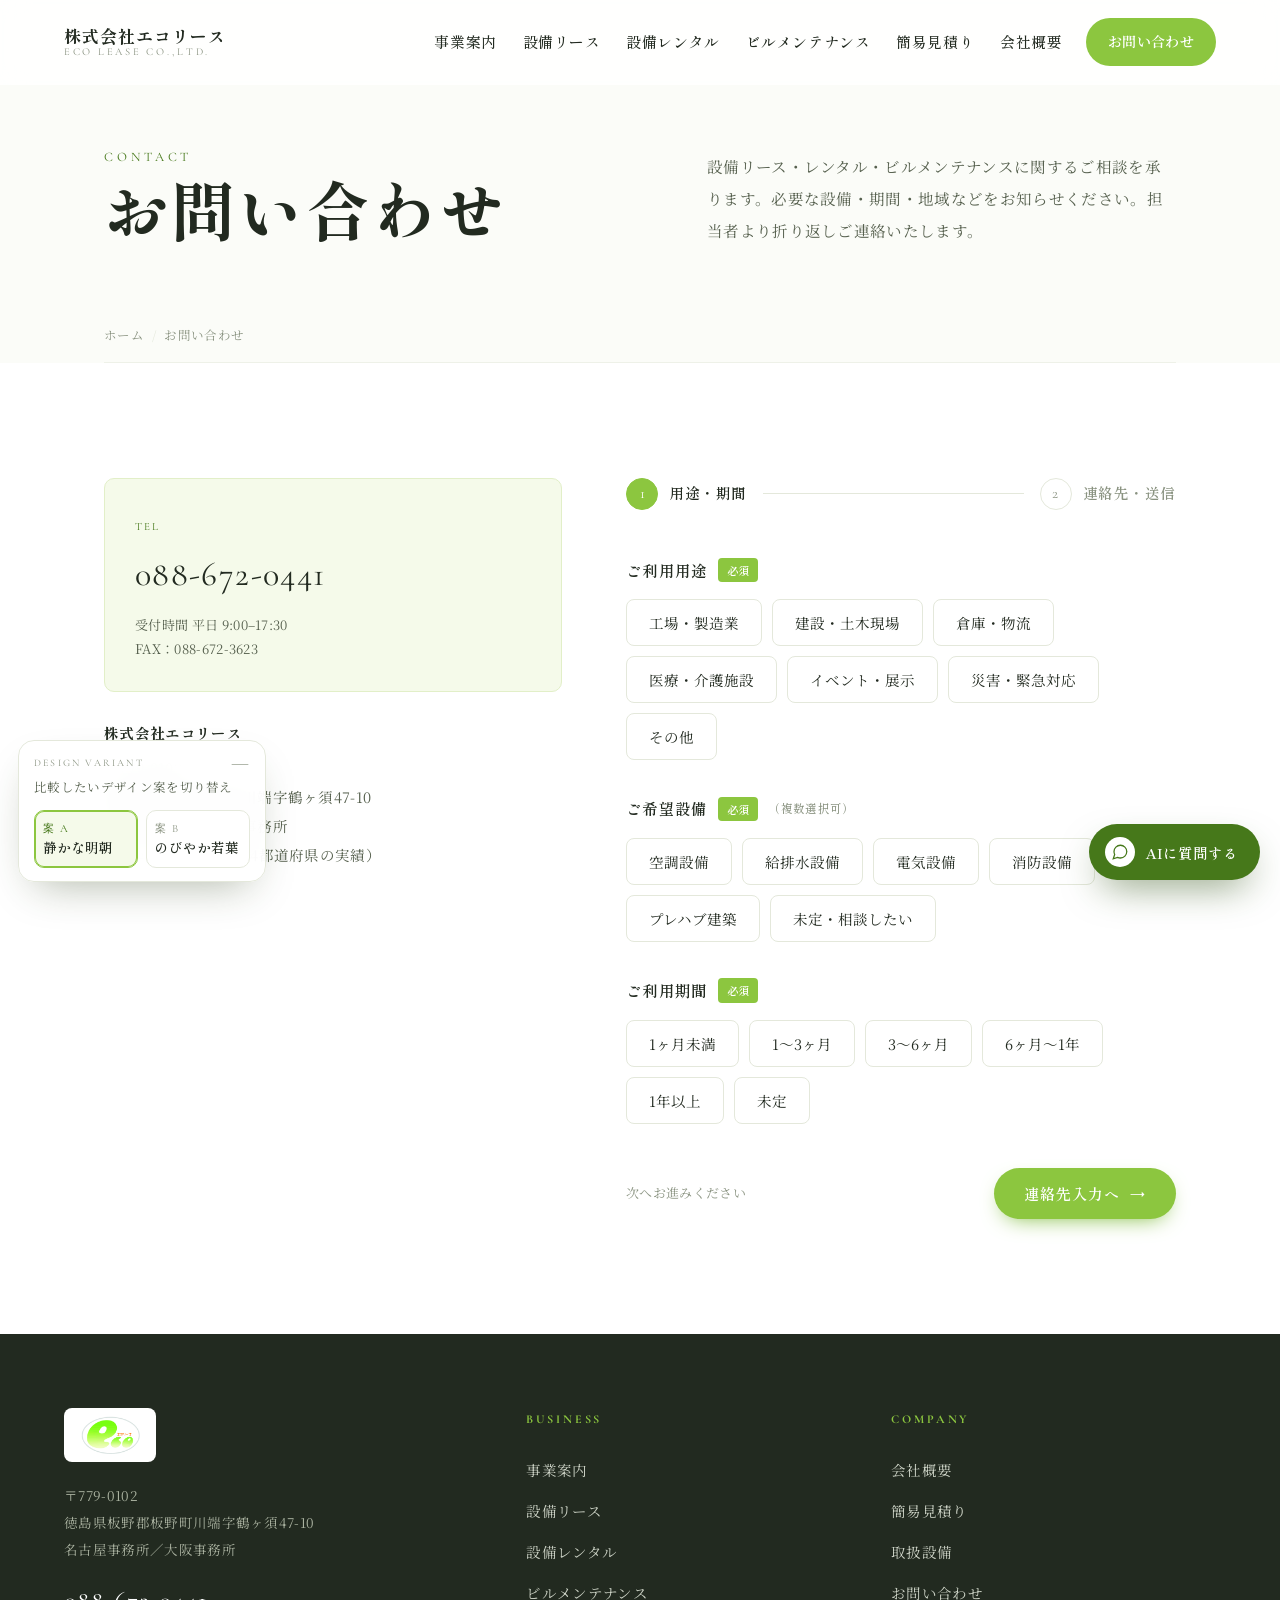
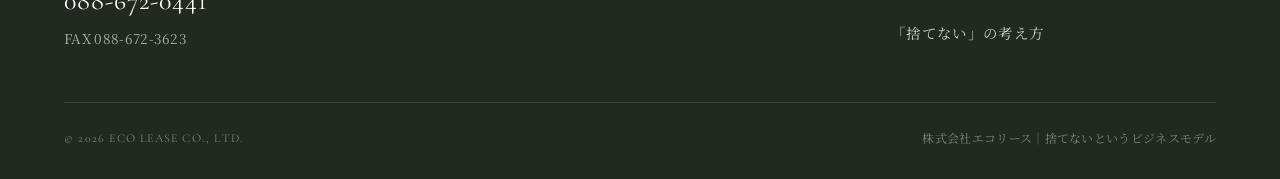
<file: contact.html>
<!DOCTYPE html>
<html lang="ja" data-theme="a">
<head>
<meta charset="UTF-8">
<meta name="viewport" content="width=device-width, initial-scale=1.0">
<title>お問い合わせ｜株式会社エコリース</title>
<meta name="description" content="設備リース・レンタル・ビルメンテナンスに関するお問い合わせ。お電話・フォームよりお気軽にご相談ください。">
<link rel="preconnect" href="https://fonts.googleapis.com">
<link rel="preconnect" href="https://fonts.gstatic.com" crossorigin>
<link rel="stylesheet" href="style.css">
</head>
<body data-screen-label="お問い合わせ">

<header class="site-header">
  <div class="wrap-wide header-inner">
    <a href="index.html" class="brand">
      <src="logo.png" alt="エコリース">
      <span class="brand-txt"><b>株式会社エコリース</b><span>ECO LEASE CO.,LTD.</span></span>
    </a>
    <nav class="nav">
      <a href="jigyo.html" class="nav-link">事業案内</a>
      <a href="lease.html" class="nav-link">設備リース</a>
      <a href="rental.html" class="nav-link">設備レンタル</a>
      <a href="maintenance.html" class="nav-link">ビルメンテナンス</a>
      <a href="estimate.html" class="nav-link">簡易見積り</a>
      <a href="company.html" class="nav-link">会社概要</a>
      <a href="contact.html" class="nav-cta">お問い合わせ</a>
    </nav>
    <button class="hamburger" aria-label="メニュー"><span></span><span></span><span></span></button>
  </div>
</header>
<div class="drawer">
  <a href="jigyo.html">事業案内<span class="en">Business</span></a>
  <a href="lease.html">設備リース<span class="en">Lease</span></a>
  <a href="rental.html">設備レンタル<span class="en">Rental</span></a>
  <a href="maintenance.html">ビルメンテナンス<span class="en">Maintenance</span></a>
  <a href="estimate.html">簡易見積り<span class="en">Estimate</span></a>
  <a href="company.html">会社概要<span class="en">Company</span></a>
  <a href="contact.html">お問い合わせ<span class="en">Contact</span></a>
</div>

<section class="page-hero">
  <div class="wrap">
    <div class="ph-inner">
      <div class="reveal">
        <span class="en">Contact</span>
        <h1>お問い合わせ</h1>
      </div>
      <p class="reveal d1">設備リース・レンタル・ビルメンテナンスに関するご相談を承ります。必要な設備・期間・地域などをお知らせください。担当者より折り返しご連絡いたします。</p>
    </div>
  </div>
  <div class="wrap"><div class="breadcrumb"><a href="index.html">ホーム</a><span>/</span>お問い合わせ</div></div>
</section>

<section class="section">
  <div class="wrap contact-grid">

    <!-- ASIDE -->
    <aside class="contact-aside reveal">
      <div class="tel-card">
        <span class="k">Tel</span>
        <div class="tel">088-672-0441</div>
        <p>受付時間 平日 9:00–17:30<br>FAX：088-672-3623</p>
      </div>
      <div class="addr">
        <b>株式会社エコリース</b>
        〒779-0102<br>
        徳島県板野郡板野町川端字鶴ヶ須47-10<br>
        名古屋事務所／大阪事務所<br>
        施工エリア：全国（44都道府県の実績）
      </div>
    </aside>

    <!-- STEP WIZARD FORM -->
    <div class="reveal d1">
      <div class="wizard" id="wizard">
        <div class="stepper" id="stepper">
          <div class="st on" id="sp1"><span class="dot">1</span><span class="lbl">用途・期間</span></div>
          <div class="bar"></div>
          <div class="st" id="sp2"><span class="dot">2</span><span class="lbl">連絡先・送信</span></div>
        </div>

        <!-- STEP 1 -->
        <div class="step-panel on-step" id="step1">
          <div class="field-block" id="fb-use">
            <div class="fl-label">ご利用用途 <span class="req">必須</span></div>
            <div class="chip-group" id="g-use" data-multi="0">
              <button type="button" class="chip">工場・製造業</button>
              <button type="button" class="chip">建設・土木現場</button>
              <button type="button" class="chip">倉庫・物流</button>
              <button type="button" class="chip">医療・介護施設</button>
              <button type="button" class="chip">イベント・展示</button>
              <button type="button" class="chip">災害・緊急対応</button>
              <button type="button" class="chip">その他</button>
            </div>
            <span class="err">いずれかをお選びください。</span>
          </div>

          <div class="field-block" id="fb-equip">
            <div class="fl-label">ご希望設備 <span class="req">必須</span> <span class="multi">（複数選択可）</span></div>
            <div class="chip-group" id="g-equip" data-multi="1">
              <button type="button" class="chip">空調設備</button>
              <button type="button" class="chip">給排水設備</button>
              <button type="button" class="chip">電気設備</button>
              <button type="button" class="chip">消防設備</button>
              <button type="button" class="chip">プレハブ建築</button>
              <button type="button" class="chip">未定・相談したい</button>
            </div>
            <span class="err">1つ以上お選びください。</span>
          </div>

          <div class="field-block" id="fb-term">
            <div class="fl-label">ご利用期間 <span class="req">必須</span></div>
            <div class="chip-group" id="g-term" data-multi="0">
              <button type="button" class="chip">1ヶ月未満</button>
              <button type="button" class="chip">1〜3ヶ月</button>
              <button type="button" class="chip">3〜6ヶ月</button>
              <button type="button" class="chip">6ヶ月〜1年</button>
              <button type="button" class="chip">1年以上</button>
              <button type="button" class="chip">未定</button>
            </div>
            <span class="err">いずれかをお選びください。</span>
          </div>

          <div class="wiz-nav">
            <span class="wiz-hint">次へお進みください</span>
            <button type="button" class="btn btn-primary" id="toStep2">連絡先入力へ <span class="arr">→</span></button>
          </div>
        </div>

        <!-- STEP 2 -->
        <form class="step-panel" id="step2" novalidate>
          <div class="form-half">
            <div class="form-row">
              <label for="f-company">会社名・団体名 <span class="req">必須</span></label>
              <input id="f-company" type="text" data-required placeholder="例：株式会社○○">
              <span class="err">会社名・団体名をご入力ください。</span>
            </div>
            <div class="form-row">
              <label for="f-name">お名前 <span class="req">必須</span></label>
              <input id="f-name" type="text" data-required placeholder="例：田中 太郎">
              <span class="err">お名前をご入力ください。</span>
            </div>
          </div>

          <div class="form-half">
            <div class="form-row">
              <label for="f-tel">電話番号 <span class="req">必須</span></label>
              <input id="f-tel" type="tel" data-required placeholder="例：088-672-0441">
              <span class="err">正しい電話番号をご入力ください。</span>
            </div>
            <div class="form-row">
              <label for="f-email">メールアドレス <span class="req">必須</span></label>
              <input id="f-email" type="email" data-required placeholder="例：info@example.co.jp">
              <span class="err">正しいメールアドレスをご入力ください。</span>
            </div>
          </div>

          <div class="form-row">
            <label for="f-msg">ご相談内容 <span class="opt">任意</span></label>
            <textarea id="f-msg" placeholder="現場の状況・希望時期・予算感など、お気軽にご記入ください。"></textarea>
          </div>

          <div class="privacy-row" id="privacyRow">
            <input type="checkbox" id="privacy">
            <label for="privacy"><a href="#" onclick="return false">プライバシーポリシー</a>に同意して送信します</label>
          </div>

          <div class="wiz-nav">
            <button type="button" class="btn-back" id="backStep1">← 戻る</button>
            <button type="submit" class="btn btn-primary">無料相談を送信 <span class="arr">→</span></button>
          </div>
        </form>
      </div>

      <div class="form-success" id="formSuccess">
        <div class="ic"><svg viewBox="0 0 24 24" fill="none" stroke="currentColor" stroke-width="1.6"><circle cx="12" cy="12" r="10"/><path d="M7 12.5l3.5 3.5L17 9"/></svg></div>
        <h3>送信が完了しました</h3>
        <p>お問い合わせありがとうございます。担当者より2〜3営業日以内にご連絡いたします。<br>※これはワイヤーフレームのデモ送信です。</p>
      </div>
    </div>

  </div>
</section>

<footer class="site-footer">
  <div class="wrap-wide">
    <div class="footer-top">
      <div class="footer-brand">
        <img src="logo.png" alt="エコリース">
        <p>〒779-0102<br>徳島県板野郡板野町川端字鶴ヶ須47-10<br>名古屋事務所／大阪事務所</p>
        <div class="tel">088-672-0441</div>
        <p>FAX 088-672-3623</p>
      </div>
      <div class="footer-col">
        <h4>Business</h4>
        <a href="jigyo.html">事業案内</a>
        <a href="lease.html">設備リース</a>
        <a href="rental.html">設備レンタル</a>
        <a href="maintenance.html">ビルメンテナンス</a>
      </div>
      <div class="footer-col">
        <h4>Company</h4>
        <a href="company.html">会社概要</a>
        <a href="estimate.html">簡易見積り</a>
        <a href="index.html#equip">取扱設備</a>
        <a href="contact.html">お問い合わせ</a>
        <a href="index.html#business">「捨てない」の考え方</a>
      </div>
    </div>
    <div class="footer-bottom">
      <span class="latin">© <span id="yr">2026</span> ECO LEASE CO., LTD.</span>
      <span>株式会社エコリース｜捨てないというビジネスモデル</span>
    </div>
  </div>
</footer>

<script src="script.js"></script>
</body>
</html>
</file>
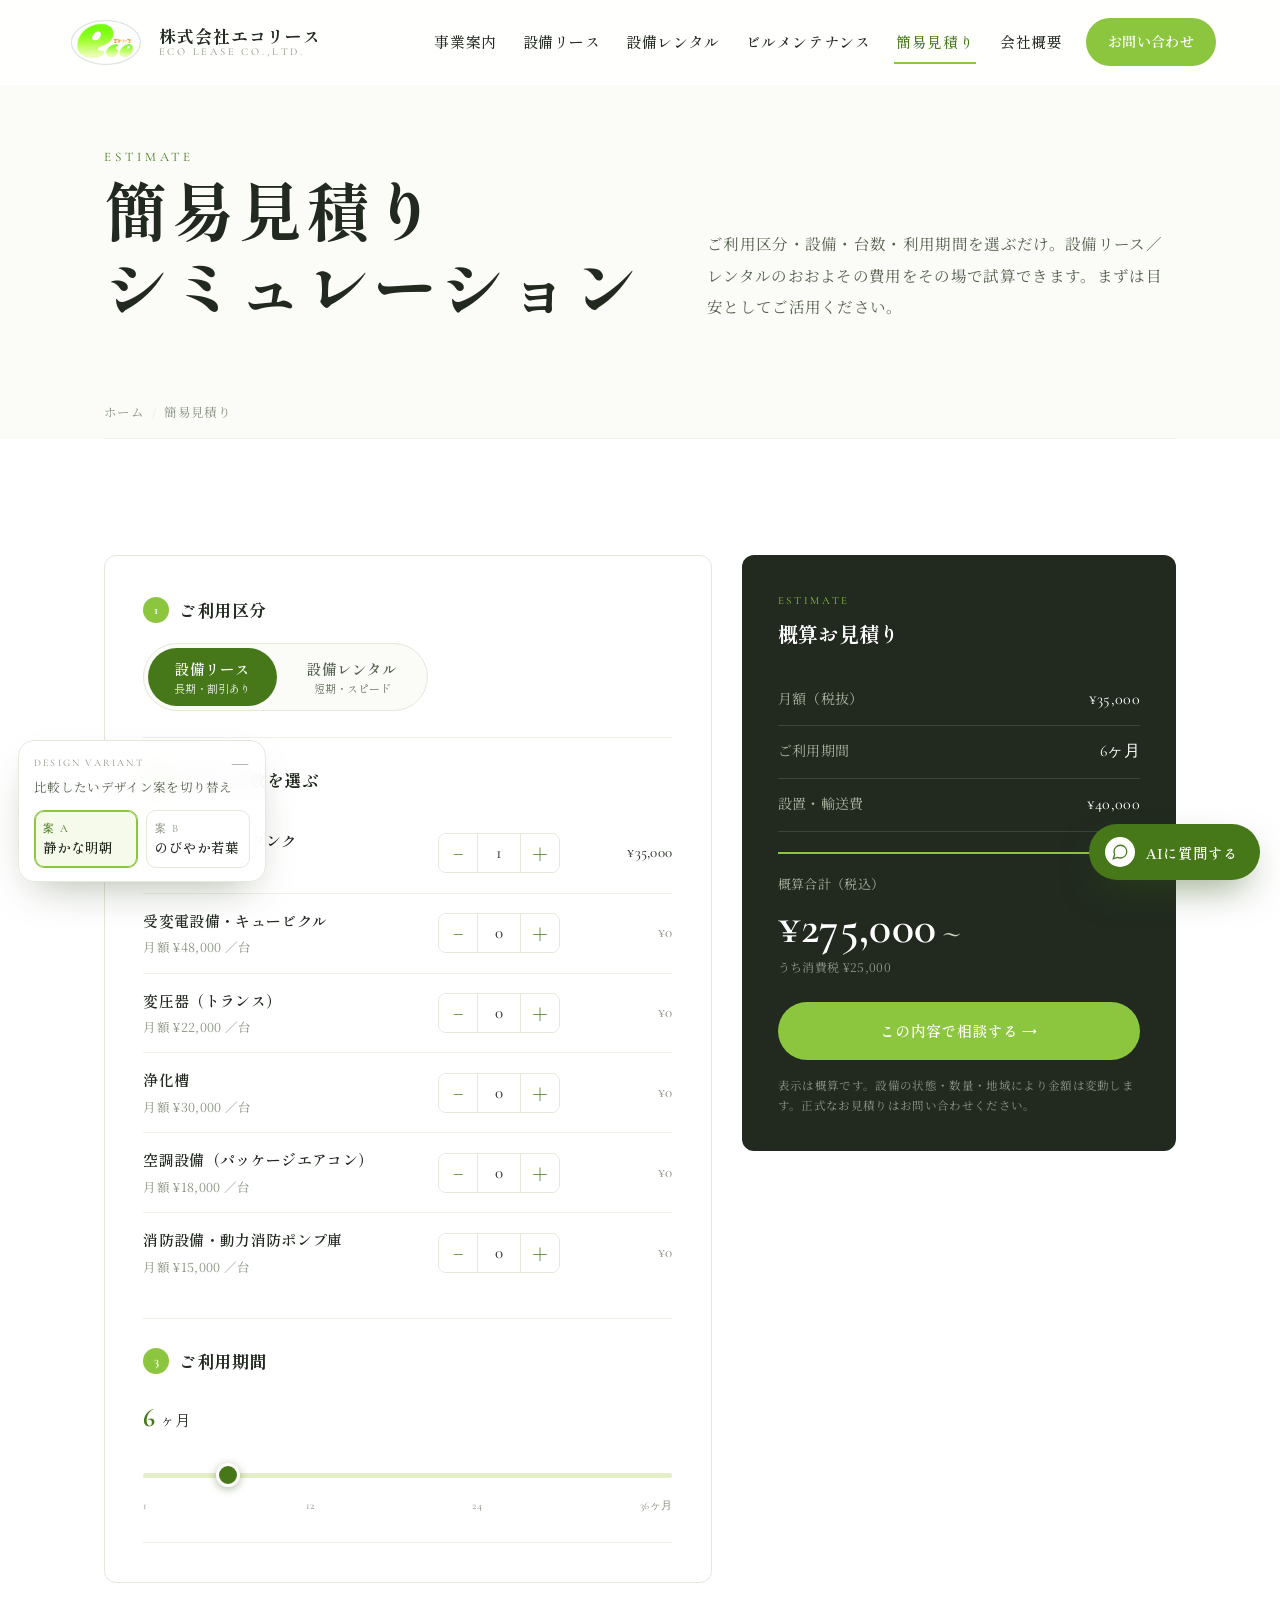
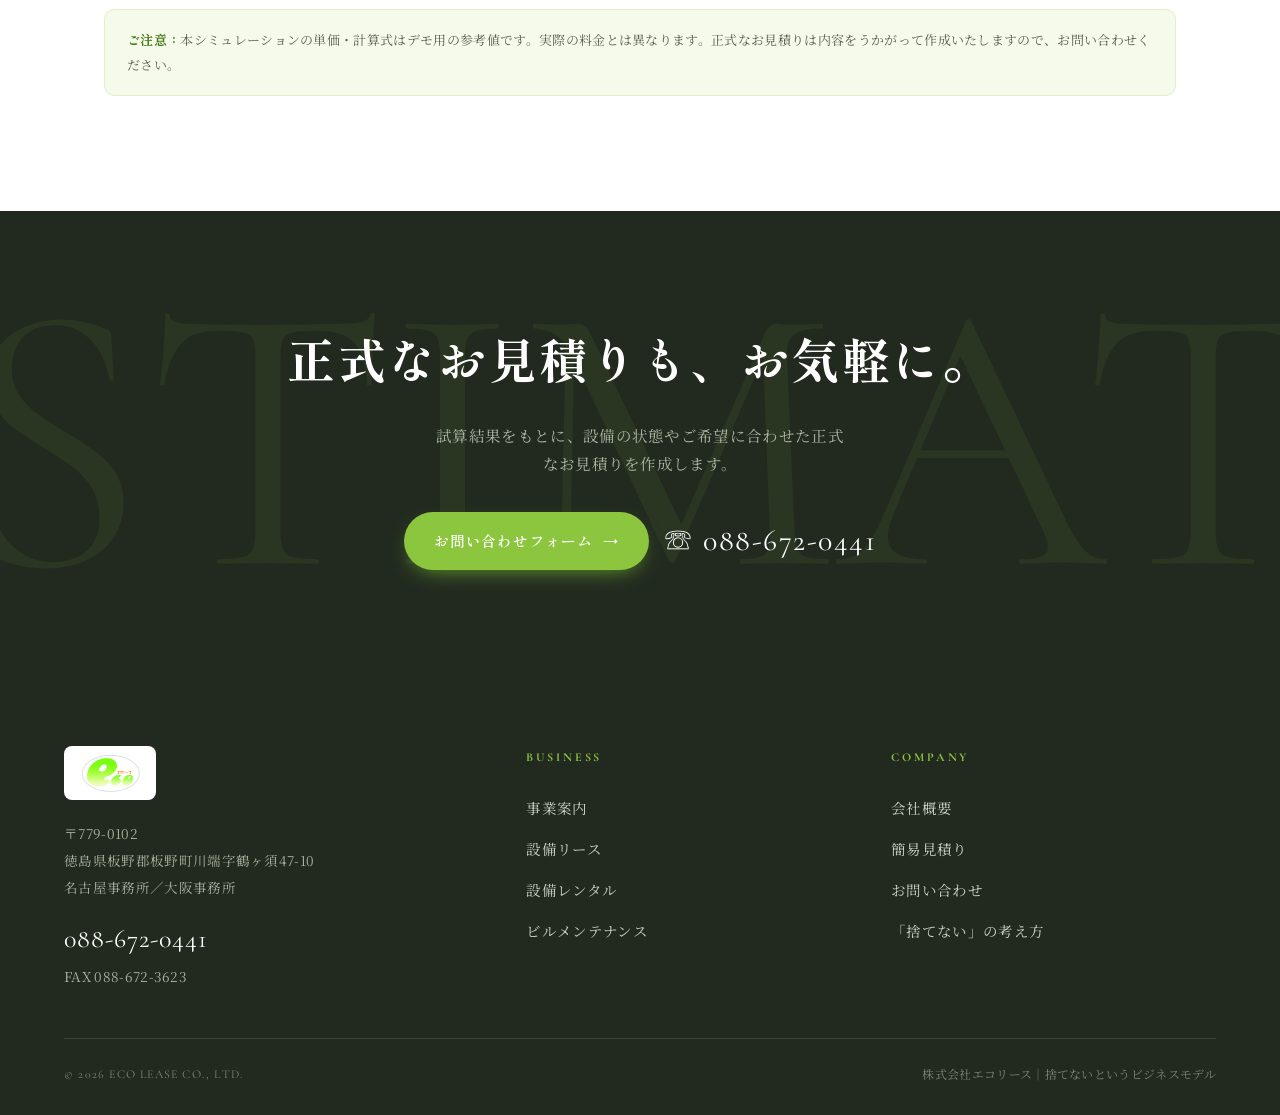
<file: estimate.html>
<!DOCTYPE html>
<html lang="ja" data-theme="a">
<head>
<meta charset="UTF-8">
<meta name="viewport" content="width=device-width, initial-scale=1.0">
<title>簡易見積りシミュレーション｜株式会社エコリース</title>
<meta name="description" content="設備リース・レンタルの概算費用をその場で試算。事業区分・設備・台数・利用期間を選ぶだけの簡易見積りシミュレーションです。">
<link rel="preconnect" href="https://fonts.googleapis.com">
<link rel="preconnect" href="https://fonts.gstatic.com" crossorigin>
<link rel="stylesheet" href="style.css">
</head>
<body data-screen-label="簡易見積り">

<header class="site-header">
  <div class="wrap-wide header-inner">
    <a href="index.html" class="brand">
      <img src="logo.png" alt="エコリース">
      <span class="brand-txt"><b>株式会社エコリース</b><span>ECO LEASE CO.,LTD.</span></span>
    </a>
    <nav class="nav">
      <a href="jigyo.html" class="nav-link">事業案内</a>
      <a href="lease.html" class="nav-link">設備リース</a>
      <a href="rental.html" class="nav-link">設備レンタル</a>
      <a href="maintenance.html" class="nav-link">ビルメンテナンス</a>
      <a href="estimate.html" class="nav-link active">簡易見積り</a>
      <a href="company.html" class="nav-link">会社概要</a>
      <a href="contact.html" class="nav-cta">お問い合わせ</a>
    </nav>
    <button class="hamburger" aria-label="メニュー"><span></span><span></span><span></span></button>
  </div>
</header>
<div class="drawer">
  <a href="jigyo.html">事業案内<span class="en">Business</span></a>
  <a href="lease.html">設備リース<span class="en">Lease</span></a>
  <a href="rental.html">設備レンタル<span class="en">Rental</span></a>
  <a href="maintenance.html">ビルメンテナンス<span class="en">Maintenance</span></a>
  <a href="estimate.html">簡易見積り<span class="en">Estimate</span></a>
  <a href="company.html">会社概要<span class="en">Company</span></a>
  <a href="contact.html">お問い合わせ<span class="en">Contact</span></a>
</div>

<section class="page-hero">
  <div class="wrap">
    <div class="ph-inner">
      <div class="reveal">
        <span class="en">Estimate</span>
        <h1>簡易見積り<br>シミュレーション</h1>
      </div>
      <p class="reveal d1">ご利用区分・設備・台数・利用期間を選ぶだけ。設備リース／レンタルのおおよその費用をその場で試算できます。まずは目安としてご活用ください。</p>
    </div>
  </div>
  <div class="wrap"><div class="breadcrumb"><a href="index.html">ホーム</a><span>/</span>簡易見積り</div></div>
</section>

<section class="section">
  <div class="wrap">
    <div class="sim reveal">
      <!-- INPUT -->
      <div class="sim-main">
        <div class="sim-block">
          <div class="sb-head"><span class="no">1</span>ご利用区分</div>
          <div class="seg" id="segKubun">
            <button type="button" data-k="lease" class="on">設備リース<span class="hint">長期・割引あり</span></button>
            <button type="button" data-k="rental">設備レンタル<span class="hint">短期・スピード</span></button>
          </div>
        </div>

        <div class="sim-block">
          <div class="sb-head"><span class="no">2</span>設備と台数を選ぶ</div>
          <div id="eqList"></div>
        </div>

        <div class="sim-block">
          <div class="sb-head"><span class="no">3</span>ご利用期間</div>
          <div class="range-wrap">
            <div class="rv"><b id="rvNum">6</b>ヶ月</div>
            <input type="range" class="slider" id="period" min="1" max="36" value="6">
            <div class="range-ticks"><span>1</span><span>12</span><span>24</span><span>36ヶ月</span></div>
          </div>
        </div>
      </div>

      <!-- RESULT -->
      <aside class="sim-result">
        <div class="sr-label">Estimate</div>
        <h3>概算お見積り</h3>
        <div class="sim-line"><span>月額（税抜）</span><span class="v" id="rMonthly">¥0</span></div>
        <div class="sim-line"><span>ご利用期間</span><span class="v" id="rMonths">6ヶ月</span></div>
        <div class="sim-line"><span>設置・輸送費</span><span class="v" id="rSetup">¥0</span></div>
        <div class="sim-line discount" id="rDiscRow" style="display:none"><span>長期割引</span><span class="v" id="rDisc">-0%</span></div>
        <div class="sim-total">
          <div class="tl">概算合計（税込）</div>
          <div class="tv"><span id="rTotal">¥0</span><small>〜</small></div>
          <div class="tax" id="rTax">うち消費税 ¥0</div>
        </div>
        <a href="contact.html" class="sr-cta">この内容で相談する →</a>
        <p class="sr-note">表示は概算です。設備の状態・数量・地域により金額は変動します。正式なお見積りはお問い合わせください。</p>
      </aside>
    </div>

    <div class="sim-disclaimer reveal d1"><b>ご注意：</b>本シミュレーションの単価・計算式はデモ用の参考値です。実際の料金とは異なります。正式なお見積りは内容をうかがって作成いたしますので、お問い合わせください。</div>
  </div>
</section>

<section class="cta-band">
  <div class="deco">ESTIMATE</div>
  <div class="wrap">
    <h2 class="reveal">正式なお見積りも、お気軽に。</h2>
    <p class="reveal d1">試算結果をもとに、設備の状態やご希望に合わせた正式なお見積りを作成します。</p>
    <div class="cta-row reveal d2">
      <a href="contact.html" class="btn btn-primary">お問い合わせフォーム <span class="arr">→</span></a>
      <a href="tel:0886720441" class="tel-big">☏ 088-672-0441</a>
    </div>
  </div>
</section>

<footer class="site-footer">
  <div class="wrap-wide">
    <div class="footer-top">
      <div class="footer-brand">
        <img src="logo.png" alt="エコリース">
        <p>〒779-0102<br>徳島県板野郡板野町川端字鶴ヶ須47-10<br>名古屋事務所／大阪事務所</p>
        <div class="tel">088-672-0441</div>
        <p>FAX 088-672-3623</p>
      </div>
      <div class="footer-col">
        <h4>Business</h4>
        <a href="jigyo.html">事業案内</a>
        <a href="lease.html">設備リース</a>
        <a href="rental.html">設備レンタル</a>
        <a href="maintenance.html">ビルメンテナンス</a>
      </div>
      <div class="footer-col">
        <h4>Company</h4>
        <a href="company.html">会社概要</a>
        <a href="estimate.html">簡易見積り</a>
        <a href="contact.html">お問い合わせ</a>
        <a href="index.html#business">「捨てない」の考え方</a>
      </div>
    </div>
    <div class="footer-bottom">
      <span class="latin">© <span id="yr">2026</span> ECO LEASE CO., LTD.</span>
      <span>株式会社エコリース｜捨てないというビジネスモデル</span>
    </div>
  </div>
</footer>

<script src="script.js"></script>
<script>
(function(){
  // デモ用の参考単価（月額・設置費）。実際の料金とは異なります。
  var EQUIP = [
    { name:'受水槽・パネルタンク',          rate:35000, setup:40000 },
    { name:'受変電設備・キュービクル',      rate:48000, setup:60000 },
    { name:'変圧器（トランス）',            rate:22000, setup:25000 },
    { name:'浄化槽',                        rate:30000, setup:45000 },
    { name:'空調設備（パッケージエアコン）', rate:18000, setup:12000 },
    { name:'消防設備・動力消防ポンプ庫',    rate:15000, setup:10000 }
  ];
  var qty = EQUIP.map(function(){ return 0; });
  qty[0] = 1; // 初期で1台選択
  var kubun = 'lease';
  var yen = function(n){ return '¥' + Math.round(n).toLocaleString('ja-JP'); };

  // build rows
  var list = document.getElementById('eqList');
  EQUIP.forEach(function(e, i){
    var row = document.createElement('div');
    row.className = 'eq-row' + (qty[i]===0?' zero':'');
    row.innerHTML =
      '<div><div class="eq-name">'+e.name+'</div><div class="eq-rate">月額 '+yen(e.rate)+' ／台</div></div>' +
      '<div class="stepper-num"><button type="button" data-d="-1" aria-label="減らす">−</button>' +
      '<span class="qv" id="qv'+i+'">'+qty[i]+'</span>' +
      '<button type="button" data-d="1" aria-label="増やす">＋</button></div>' +
      '<div class="eq-sub" id="sub'+i+'">'+yen(e.rate*qty[i])+'</div>';
    var btns = row.querySelectorAll('.stepper-num button');
    btns[0].addEventListener('click', function(){ setQty(i, qty[i]-1); });
    btns[1].addEventListener('click', function(){ setQty(i, qty[i]+1); });
    list.appendChild(row);
  });

  function setQty(i, v){
    v = Math.max(0, Math.min(20, v));
    qty[i] = v;
    document.getElementById('qv'+i).textContent = v;
    document.getElementById('sub'+i).textContent = yen(EQUIP[i].rate*v);
    var row = document.getElementById('sub'+i).closest('.eq-row');
    row.classList.toggle('zero', v===0);
    calc();
  }

  // kubun segmented
  var seg = document.getElementById('segKubun');
  seg.querySelectorAll('button').forEach(function(b){
    b.addEventListener('click', function(){
      seg.querySelectorAll('button').forEach(function(x){ x.classList.remove('on'); });
      b.classList.add('on');
      kubun = b.dataset.k;
      calc();
    });
  });

  // period slider
  var period = document.getElementById('period');
  period.addEventListener('input', function(){
    document.getElementById('rvNum').textContent = period.value;
    calc();
  });

  function discountRate(months){
    if (kubun !== 'lease') return 0;
    if (months >= 36) return 0.15;
    if (months >= 24) return 0.10;
    if (months >= 12) return 0.05;
    return 0;
  }

  function calc(){
    var months = parseInt(period.value, 10);
    var baseMonthly = 0, setup = 0;
    EQUIP.forEach(function(e, i){ baseMonthly += e.rate*qty[i]; setup += e.setup*qty[i]; });
    var factor = (kubun === 'rental') ? 1.25 : 1.0;
    var monthly = baseMonthly * factor;
    var dr = discountRate(months);
    var monthlyAfter = monthly * (1 - dr);
    var subtotal = monthlyAfter * months + setup;
    var tax = subtotal * 0.1;
    var total = subtotal + tax;

    document.getElementById('rMonthly').textContent = yen(monthlyAfter);
    document.getElementById('rMonths').textContent = months + 'ヶ月';
    document.getElementById('rSetup').textContent = yen(setup);
    var dRow = document.getElementById('rDiscRow');
    if (dr > 0){ dRow.style.display='flex'; document.getElementById('rDisc').textContent = '-' + Math.round(dr*100) + '%'; }
    else dRow.style.display='none';
    document.getElementById('rTotal').textContent = yen(total);
    document.getElementById('rTax').textContent = 'うち消費税 ' + yen(tax);
  }

  // init
  document.getElementById('qv0').textContent = qty[0];
  document.getElementById('sub0').textContent = yen(EQUIP[0].rate*qty[0]);
  document.getElementById('eqList').firstChild.classList.remove('zero');
  calc();
})();
</script>
</body>
</html>
</file>
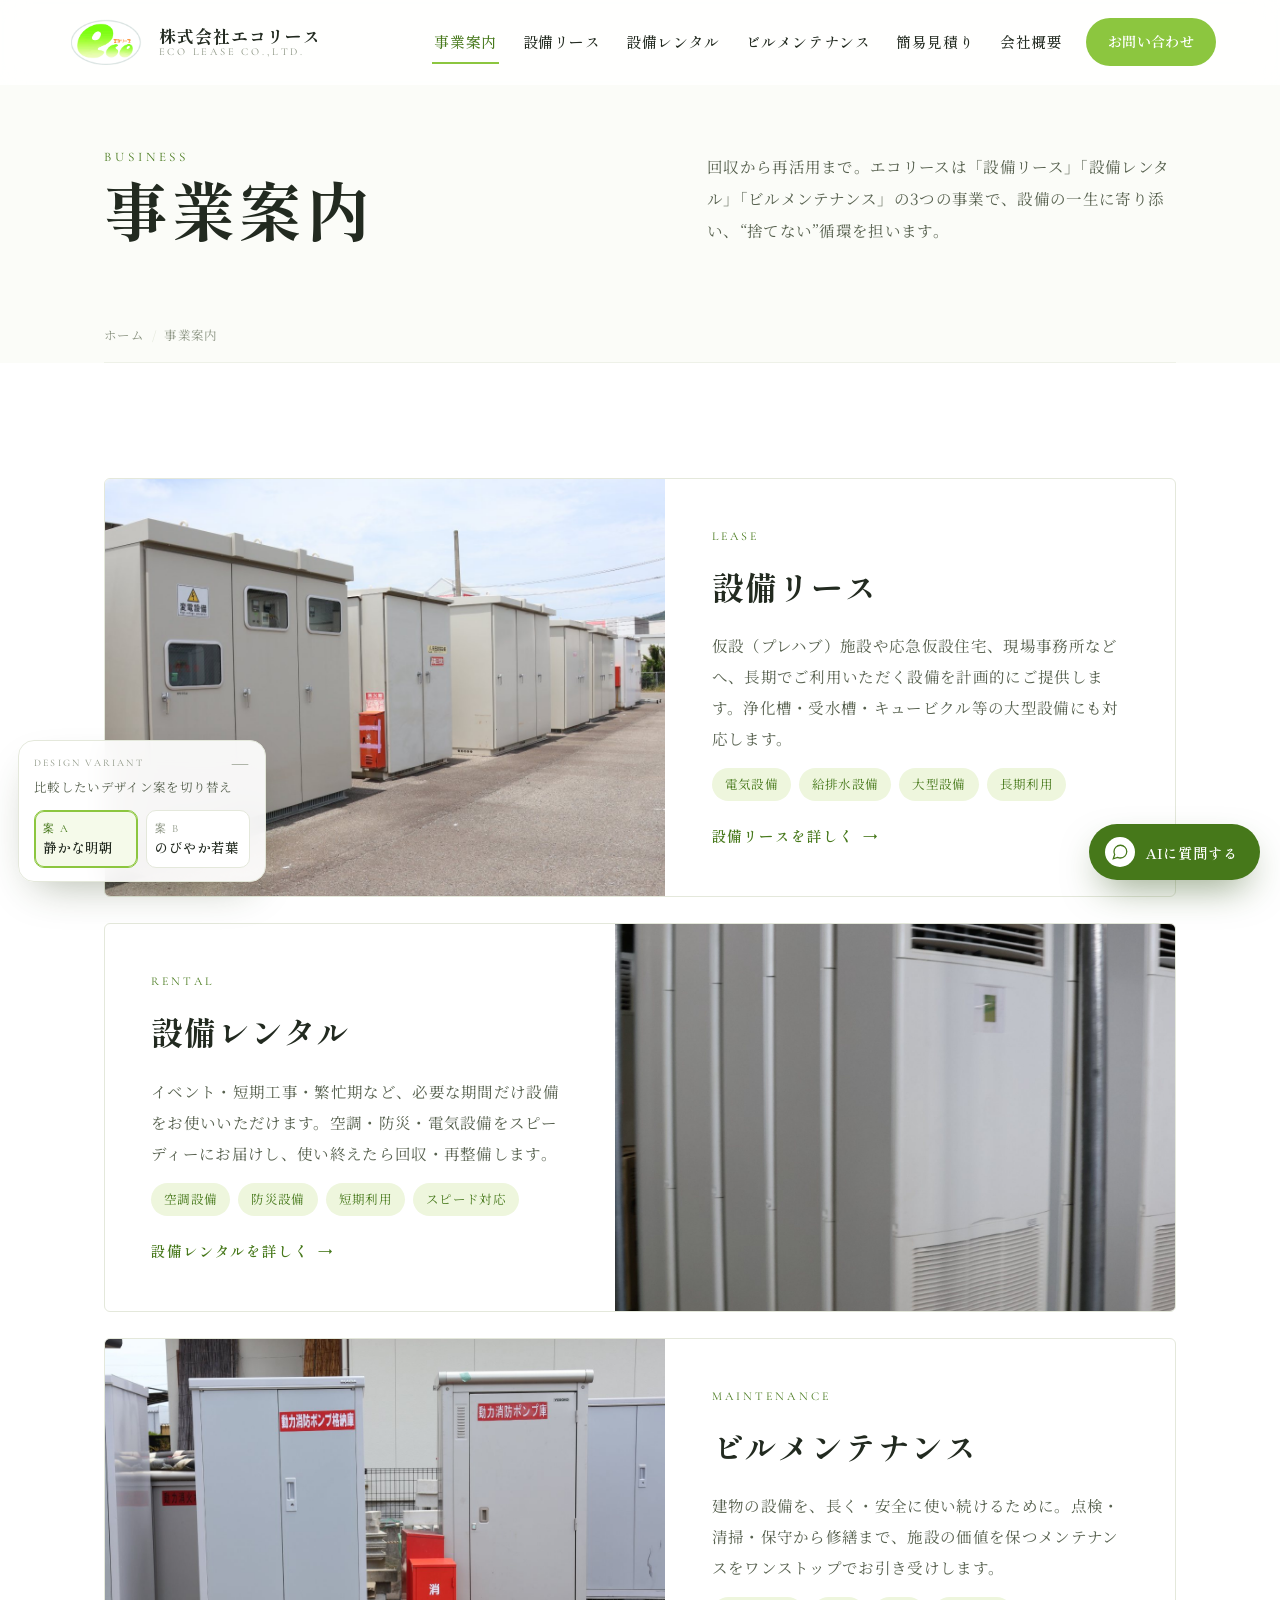
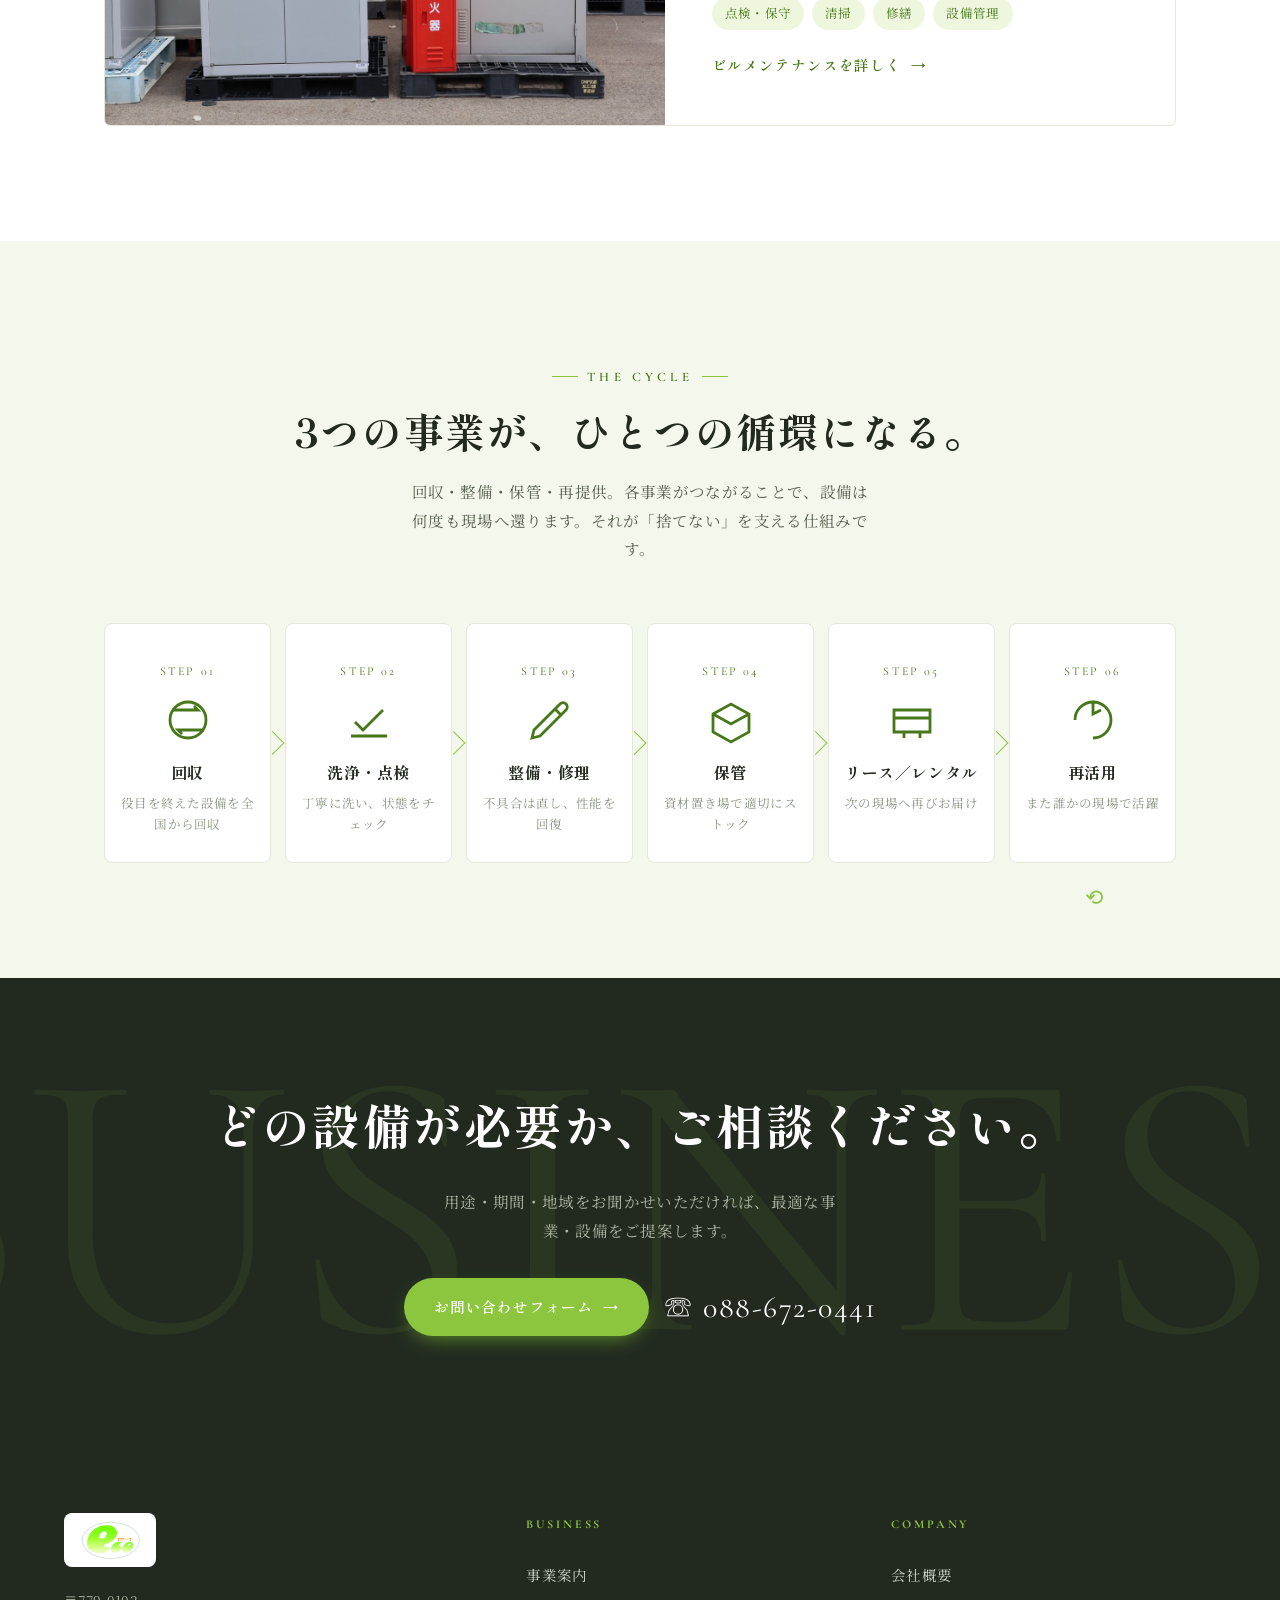
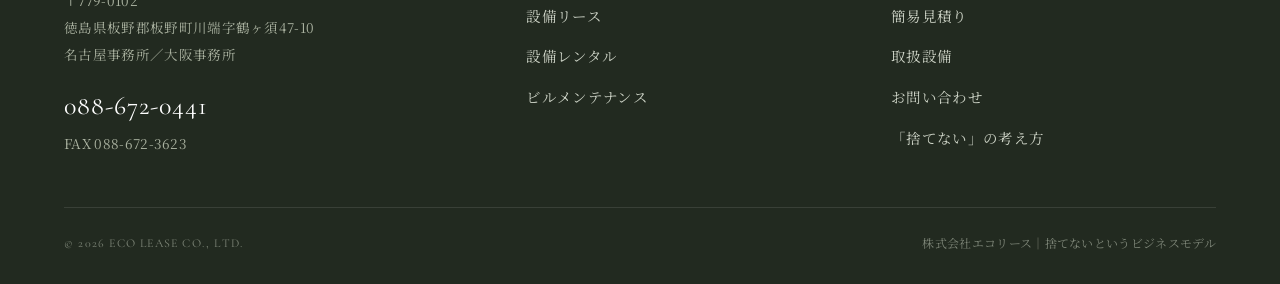
<file: jigyo.html>
<!DOCTYPE html>
<html lang="ja" data-theme="a">
<head>
<meta charset="UTF-8">
<meta name="viewport" content="width=device-width, initial-scale=1.0">
<title>事業案内｜株式会社エコリース</title>
<meta name="description" content="設備リース・設備レンタル・ビルメンテナンス。エコリースの3つの事業を一覧でご紹介します。">
<link rel="preconnect" href="https://fonts.googleapis.com">
<link rel="preconnect" href="https://fonts.gstatic.com" crossorigin>
<link rel="stylesheet" href="style.css">
</head>
<body data-screen-label="事業案内">

<header class="site-header">
  <div class="wrap-wide header-inner">
    <a href="index.html" class="brand">
      <img src="logo.png" alt="エコリース">
      <span class="brand-txt"><b>株式会社エコリース</b><span>ECO LEASE CO.,LTD.</span></span>
    </a>
    <nav class="nav">
      <a href="jigyo.html" class="nav-link active">事業案内</a>
      <a href="lease.html" class="nav-link">設備リース</a>
      <a href="rental.html" class="nav-link">設備レンタル</a>
      <a href="maintenance.html" class="nav-link">ビルメンテナンス</a>
      <a href="estimate.html" class="nav-link">簡易見積り</a>
      <a href="company.html" class="nav-link">会社概要</a>
      <a href="contact.html" class="nav-cta">お問い合わせ</a>
    </nav>
    <button class="hamburger" aria-label="メニュー"><span></span><span></span><span></span></button>
  </div>
</header>
<div class="drawer">
  <a href="jigyo.html">事業案内<span class="en">Business</span></a>
  <a href="lease.html">設備リース<span class="en">Lease</span></a>
  <a href="rental.html">設備レンタル<span class="en">Rental</span></a>
  <a href="maintenance.html">ビルメンテナンス<span class="en">Maintenance</span></a>
  <a href="estimate.html">簡易見積り<span class="en">Estimate</span></a>
  <a href="company.html">会社概要<span class="en">Company</span></a>
  <a href="contact.html">お問い合わせ<span class="en">Contact</span></a>
</div>

<!-- PAGE HERO -->
<section class="page-hero">
  <div class="wrap">
    <div class="ph-inner">
      <div class="reveal">
        <span class="en">Business</span>
        <h1>事業案内</h1>
      </div>
      <p class="reveal d1">回収から再活用まで。エコリースは「設備リース」「設備レンタル」「ビルメンテナンス」の3つの事業で、設備の一生に寄り添い、“捨てない”循環を担います。</p>
    </div>
  </div>
  <div class="wrap"><div class="breadcrumb"><a href="index.html">ホーム</a><span>/</span>事業案内</div></div>
</section>

<!-- 3 BUSINESSES -->
<section class="section">
  <div class="wrap">
    <div class="biz-list">

      <article class="biz-row reveal">
        <div class="biz-media"><span class="num">01</span><img src="cubicle.jpg" alt="設備リース"></div>
        <div class="biz-body">
          <span class="en">Lease</span>
          <h3>設備リース</h3>
          <p>仮設（プレハブ）施設や応急仮設住宅、現場事務所などへ、長期でご利用いただく設備を計画的にご提供します。浄化槽・受水槽・キュービクル等の大型設備にも対応します。</p>
          <div class="tags"><span>電気設備</span><span>給排水設備</span><span>大型設備</span><span>長期利用</span></div>
          <a href="lease.html" class="txtlink">設備リースを詳しく <span class="arr">→</span></a>
        </div>
      </article>

      <article class="biz-row reveal">
        <div class="biz-media"><span class="num">02</span><img src="aircon.jpg" alt="設備レンタル"></div>
        <div class="biz-body">
          <span class="en">Rental</span>
          <h3>設備レンタル</h3>
          <p>イベント・短期工事・繁忙期など、必要な期間だけ設備をお使いいただけます。空調・防災・電気設備をスピーディーにお届けし、使い終えたら回収・再整備します。</p>
          <div class="tags"><span>空調設備</span><span>防災設備</span><span>短期利用</span><span>スピード対応</span></div>
          <a href="rental.html" class="txtlink">設備レンタルを詳しく <span class="arr">→</span></a>
        </div>
      </article>

      <article class="biz-row reveal">
        <div class="biz-media"><span class="num">03</span><img src="pump.jpg" alt="ビルメンテナンス"></div>
        <div class="biz-body">
          <span class="en">Maintenance</span>
          <h3>ビルメンテナンス</h3>
          <p>建物の設備を、長く・安全に使い続けるために。点検・清掃・保守から修繕まで、施設の価値を保つメンテナンスをワンストップでお引き受けします。</p>
          <div class="tags"><span>点検・保守</span><span>清掃</span><span>修繕</span><span>設備管理</span></div>
          <a href="maintenance.html" class="txtlink">ビルメンテナンスを詳しく <span class="arr">→</span></a>
        </div>
      </article>

    </div>
  </div>
</section>

<!-- CYCLE -->
<section class="section tint">
  <div class="wrap">
    <div class="sec-head center reveal">
      <span class="eyebrow center">The Cycle</span>
      <h2 class="jp">3つの事業が、ひとつの循環になる。</h2>
      <p class="lead">回収・整備・保管・再提供。各事業がつながることで、設備は何度も現場へ還ります。それが「捨てない」を支える仕組みです。</p>
    </div>
    <div class="cycle reveal d1">
      <div class="step"><span class="n">STEP 01</span><div class="ic"><svg viewBox="0 0 24 24"><path d="M4 7h13l-2-2M20 17H7l2 2"/><circle cx="12" cy="12" r="9"/></svg></div><h4>回収</h4><p>役目を終えた設備を全国から回収</p></div>
      <div class="step"><span class="n">STEP 02</span><div class="ic"><svg viewBox="0 0 24 24"><path d="M5 13l4 4L19 7"/><path d="M3 20h18"/></svg></div><h4>洗浄・点検</h4><p>丁寧に洗い、状態をチェック</p></div>
      <div class="step"><span class="n">STEP 03</span><div class="ic"><svg viewBox="0 0 24 24"><path d="M14 6l4 4M3 21l4-1L20 7a2 2 0 0 0-3-3L4 17z"/></svg></div><h4>整備・修理</h4><p>不具合は直し、性能を回復</p></div>
      <div class="step"><span class="n">STEP 04</span><div class="ic"><svg viewBox="0 0 24 24"><path d="M3 9l9-5 9 5v9l-9 5-9-5z"/><path d="M3 9l9 5 9-5"/></svg></div><h4>保管</h4><p>資材置き場で適切にストック</p></div>
      <div class="step"><span class="n">STEP 05</span><div class="ic"><svg viewBox="0 0 24 24"><path d="M3 7h18v11H3z"/><path d="M3 11h18M8 18v3M16 18v3"/></svg></div><h4>リース／レンタル</h4><p>次の現場へ再びお届け</p></div>
      <div class="step"><span class="n">STEP 06</span><div class="ic"><svg viewBox="0 0 24 24"><path d="M12 3v6l4-2M12 21a9 9 0 1 0-9-9"/></svg></div><h4>再活用</h4><p>また誰かの現場で活躍</p></div>
    </div>
  </div>
</section>

<!-- CTA -->
<section class="cta-band">
  <div class="deco">BUSINESS</div>
  <div class="wrap">
    <h2 class="reveal">どの設備が必要か、ご相談ください。</h2>
    <p class="reveal d1">用途・期間・地域をお聞かせいただければ、最適な事業・設備をご提案します。</p>
    <div class="cta-row reveal d2">
      <a href="contact.html" class="btn btn-primary">お問い合わせフォーム <span class="arr">→</span></a>
      <a href="tel:0886720441" class="tel-big">☏ 088-672-0441</a>
    </div>
  </div>
</section>

<footer class="site-footer">
  <div class="wrap-wide">
    <div class="footer-top">
      <div class="footer-brand">
        <img src="logo.png" alt="エコリース">
        <p>〒779-0102<br>徳島県板野郡板野町川端字鶴ヶ須47-10<br>名古屋事務所／大阪事務所</p>
        <div class="tel">088-672-0441</div>
        <p>FAX 088-672-3623</p>
      </div>
      <div class="footer-col">
        <h4>Business</h4>
        <a href="jigyo.html">事業案内</a>
        <a href="lease.html">設備リース</a>
        <a href="rental.html">設備レンタル</a>
        <a href="maintenance.html">ビルメンテナンス</a>
      </div>
      <div class="footer-col">
        <h4>Company</h4>
        <a href="company.html">会社概要</a>
        <a href="estimate.html">簡易見積り</a>
        <a href="index.html#equip">取扱設備</a>
        <a href="contact.html">お問い合わせ</a>
        <a href="index.html#business">「捨てない」の考え方</a>
      </div>
    </div>
    <div class="footer-bottom">
      <span class="latin">© <span id="yr">2026</span> ECO LEASE CO., LTD.</span>
      <span>株式会社エコリース｜捨てないというビジネスモデル</span>
    </div>
  </div>
</footer>

<script src="script.js"></script>
</body>
</html>
</file>
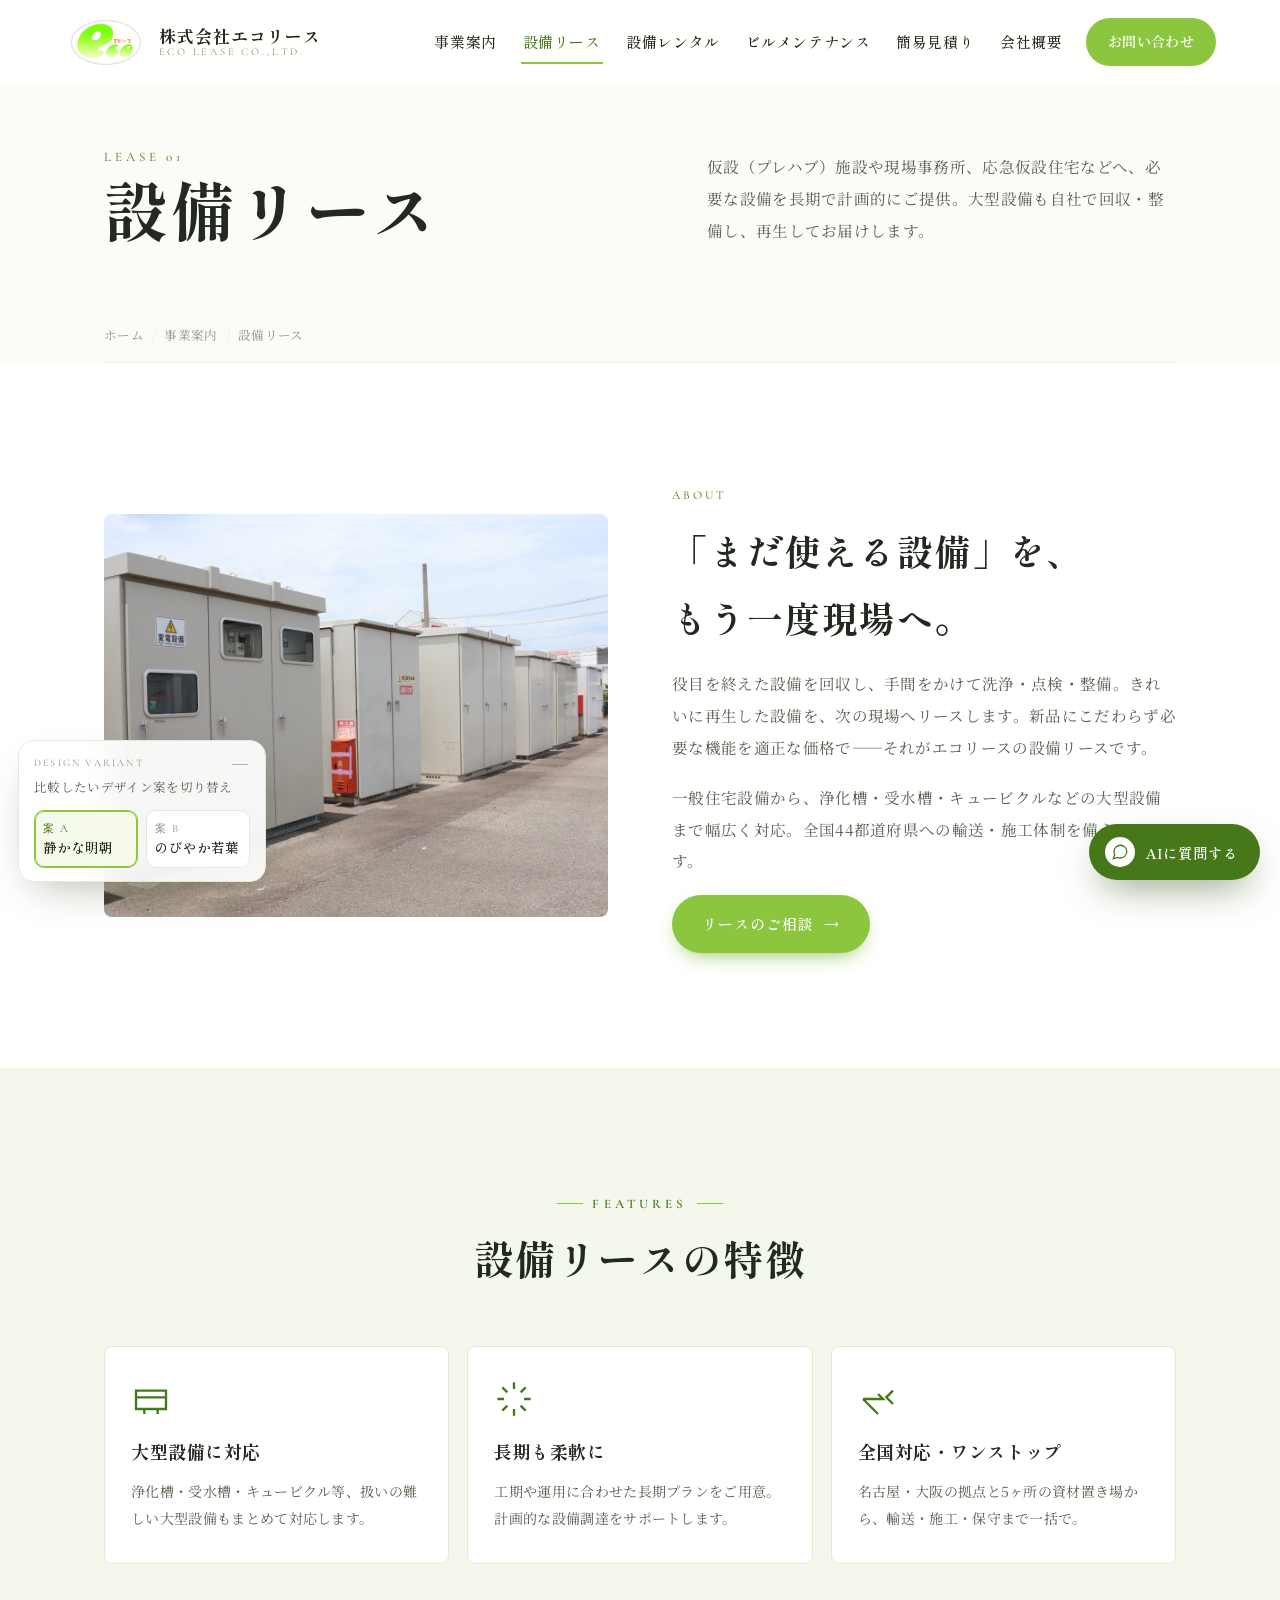
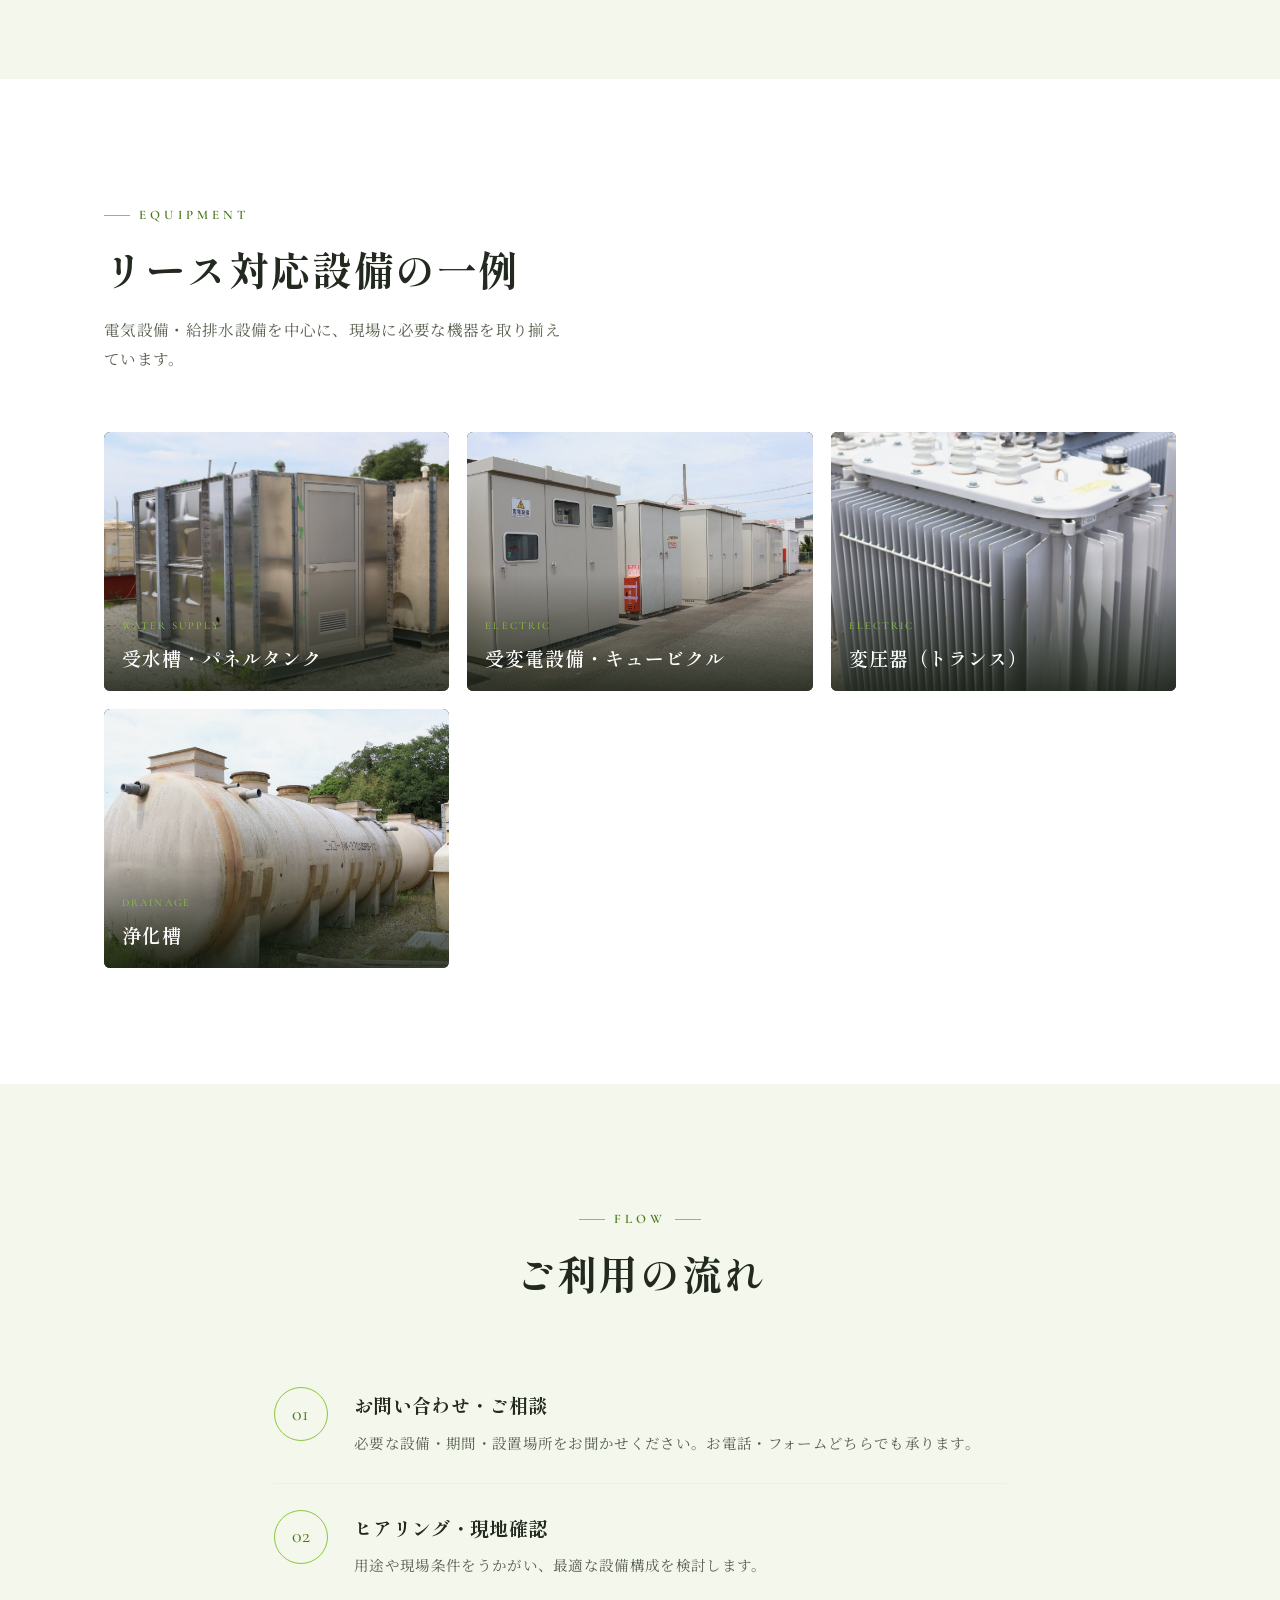
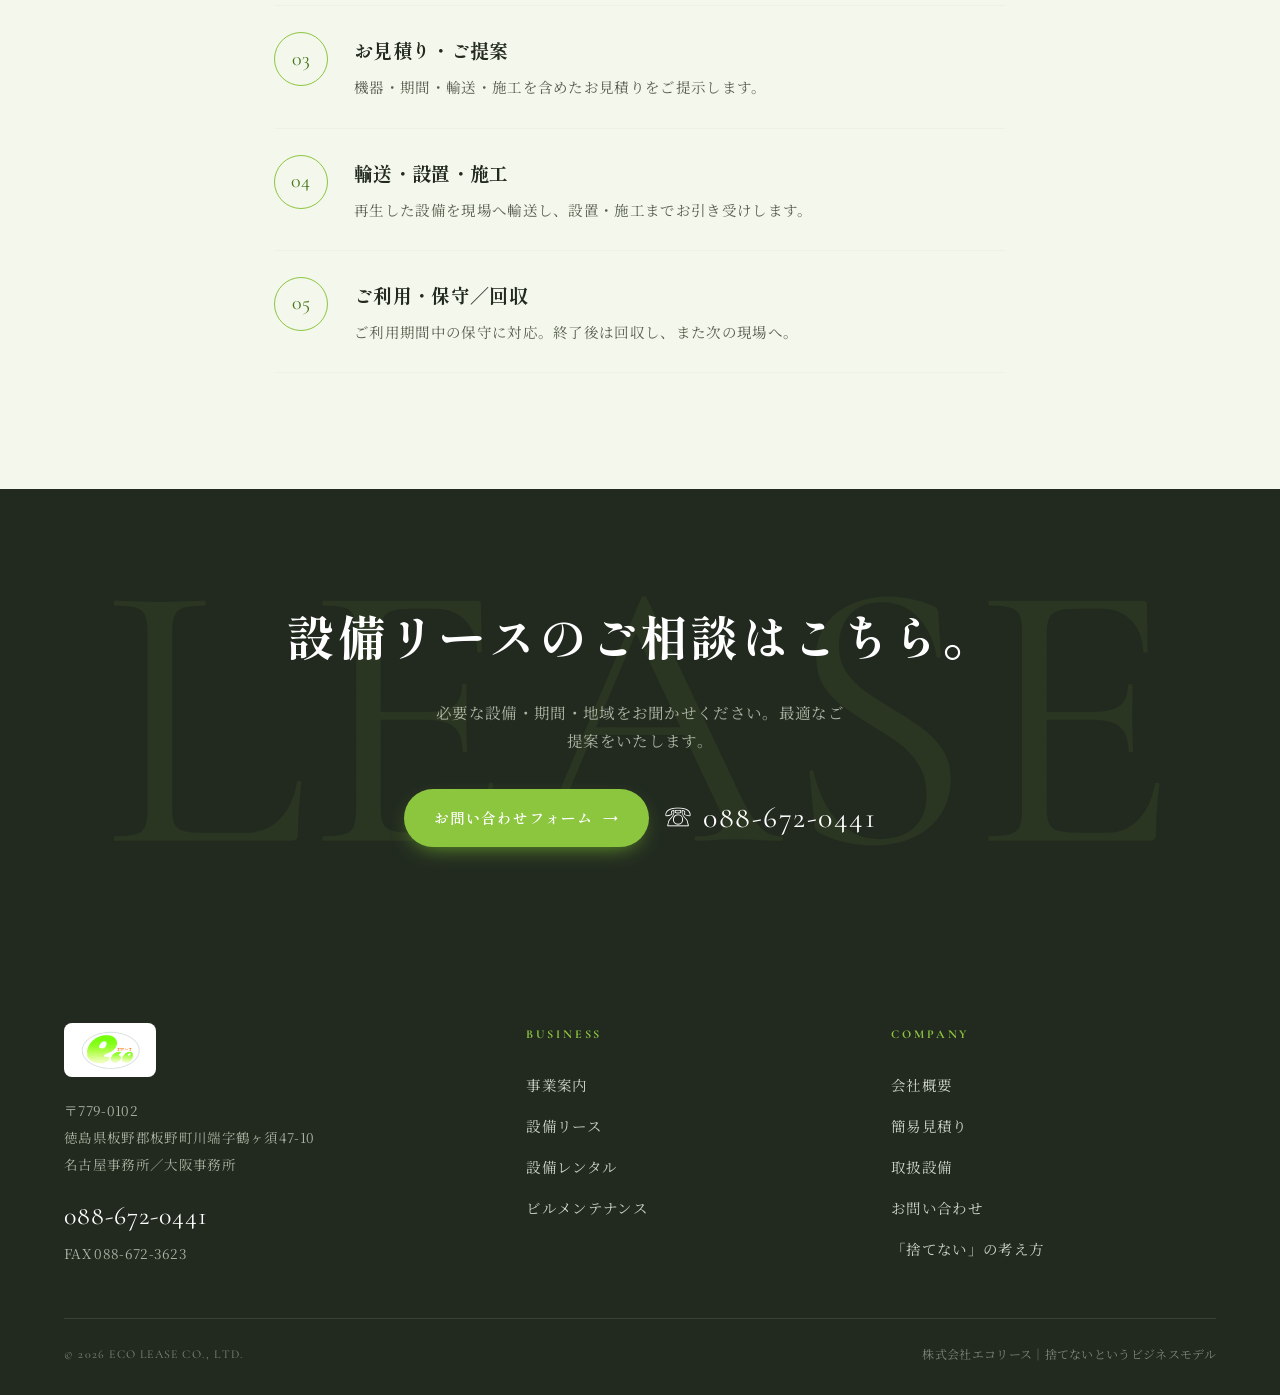
<file: lease.html>
<!DOCTYPE html>
<html lang="ja" data-theme="a">
<head>
<meta charset="UTF-8">
<meta name="viewport" content="width=device-width, initial-scale=1.0">
<title>設備リース｜株式会社エコリース</title>
<meta name="description" content="仮設施設・現場事務所などへの長期設備リース。浄化槽・受水槽・キュービクル等の大型設備に対応します。">
<link rel="preconnect" href="https://fonts.googleapis.com">
<link rel="preconnect" href="https://fonts.gstatic.com" crossorigin>
<link rel="stylesheet" href="style.css">
</head>
<body data-screen-label="設備リース">

<header class="site-header">
  <div class="wrap-wide header-inner">
    <a href="index.html" class="brand">
      <img src="logo.png" alt="エコリース">
      <span class="brand-txt"><b>株式会社エコリース</b><span>ECO LEASE CO.,LTD.</span></span>
    </a>
    <nav class="nav">
      <a href="jigyo.html" class="nav-link">事業案内</a>
      <a href="lease.html" class="nav-link active">設備リース</a>
      <a href="rental.html" class="nav-link">設備レンタル</a>
      <a href="maintenance.html" class="nav-link">ビルメンテナンス</a>
      <a href="estimate.html" class="nav-link">簡易見積り</a>
      <a href="company.html" class="nav-link">会社概要</a>
      <a href="contact.html" class="nav-cta">お問い合わせ</a>
    </nav>
    <button class="hamburger" aria-label="メニュー"><span></span><span></span><span></span></button>
  </div>
</header>
<div class="drawer">
  <a href="jigyo.html">事業案内<span class="en">Business</span></a>
  <a href="lease.html">設備リース<span class="en">Lease</span></a>
  <a href="rental.html">設備レンタル<span class="en">Rental</span></a>
  <a href="maintenance.html">ビルメンテナンス<span class="en">Maintenance</span></a>
  <a href="estimate.html">簡易見積り<span class="en">Estimate</span></a>
  <a href="company.html">会社概要<span class="en">Company</span></a>
  <a href="contact.html">お問い合わせ<span class="en">Contact</span></a>
</div>

<section class="page-hero">
  <div class="wrap">
    <div class="ph-inner">
      <div class="reveal">
        <span class="en">Lease 01</span>
        <h1>設備リース</h1>
      </div>
      <p class="reveal d1">仮設（プレハブ）施設や現場事務所、応急仮設住宅などへ、必要な設備を長期で計画的にご提供。大型設備も自社で回収・整備し、再生してお届けします。</p>
    </div>
  </div>
  <div class="wrap"><div class="breadcrumb"><a href="index.html">ホーム</a><span>/</span><a href="jigyo.html">事業案内</a><span>/</span>設備リース</div></div>
</section>

<!-- INTRO SPLIT -->
<section class="section">
  <div class="wrap split">
    <div class="split-media reveal"><img src="cubicle.jpg" alt="受変電設備（キュービクル）"></div>
    <div class="split-body reveal d1">
      <span class="en">About</span>
      <h2>「まだ使える設備」を、<br>もう一度現場へ。</h2>
      <p>役目を終えた設備を回収し、手間をかけて洗浄・点検・整備。きれいに再生した設備を、次の現場へリースします。新品にこだわらず必要な機能を適正な価格で——それがエコリースの設備リースです。</p>
      <p>一般住宅設備から、浄化槽・受水槽・キュービクルなどの大型設備まで幅広く対応。全国44都道府県への輸送・施工体制を備えています。</p>
      <a href="contact.html" class="btn btn-primary">リースのご相談 <span class="arr">→</span></a>
    </div>
  </div>
</section>

<!-- FEATURES -->
<section class="section tint">
  <div class="wrap">
    <div class="sec-head center reveal">
      <span class="eyebrow center">Features</span>
      <h2 class="jp">設備リースの特徴</h2>
    </div>
    <div class="feat-grid">
      <div class="feat-card reveal"><div class="ic"><svg viewBox="0 0 24 24"><path d="M3 7h18v11H3z"/><path d="M3 11h18M8 18v3M16 18v3"/></svg></div><h4>大型設備に対応</h4><p>浄化槽・受水槽・キュービクル等、扱いの難しい大型設備もまとめて対応します。</p></div>
      <div class="feat-card reveal d1"><div class="ic"><svg viewBox="0 0 24 24"><path d="M12 2v4M12 18v4M2 12h4M18 12h4M5 5l3 3M16 16l3 3M19 5l-3 3M8 16l-3 3"/></svg></div><h4>長期も柔軟に</h4><p>工期や運用に合わせた長期プランをご用意。計画的な設備調達をサポートします。</p></div>
      <div class="feat-card reveal d2"><div class="ic"><svg viewBox="0 0 24 24"><path d="M3 12h12l-3-3M3 12l9 9M21 7l-4 4 4 4"/></svg></div><h4>全国対応・ワンストップ</h4><p>名古屋・大阪の拠点と5ヶ所の資材置き場から、輸送・施工・保守まで一括で。</p></div>
    </div>
  </div>
</section>

<!-- EQUIPMENT -->
<section class="section">
  <div class="wrap">
    <div class="sec-head reveal">
      <span class="eyebrow">Equipment</span>
      <h2 class="jp">リース対応設備の一例</h2>
      <p class="lead">電気設備・給排水設備を中心に、現場に必要な機器を取り揃えています。</p>
    </div>
    <div class="equip-grid">
      <div class="equip-card reveal"><img src="tank.jpg" alt="受水槽"><div class="cap"><span class="cat">Water Supply</span><h4>受水槽・パネルタンク</h4></div></div>
      <div class="equip-card reveal d1"><img src="cubicle.jpg" alt="受変電設備"><div class="cap"><span class="cat">Electric</span><h4>受変電設備・キュービクル</h4></div></div>
      <div class="equip-card reveal d2"><img src="transformer.jpg" alt="変圧器"><div class="cap"><span class="cat">Electric</span><h4>変圧器（トランス）</h4></div></div>
      <div class="equip-card reveal"><img src="johkasou.jpg" alt="浄化槽"><div class="cap"><span class="cat">Drainage</span><h4>浄化槽</h4></div></div>
    </div>
  </div>
</section>

<!-- FLOW -->
<section class="section tint">
  <div class="wrap" style="max-width:860px">
    <div class="sec-head center reveal">
      <span class="eyebrow center">Flow</span>
      <h2 class="jp">ご利用の流れ</h2>
    </div>
    <div class="flow reveal d1">
      <div class="fl-item"><div class="fl-n"></div><div><h4>お問い合わせ・ご相談</h4><p>必要な設備・期間・設置場所をお聞かせください。お電話・フォームどちらでも承ります。</p></div></div>
      <div class="fl-item"><div class="fl-n"></div><div><h4>ヒアリング・現地確認</h4><p>用途や現場条件をうかがい、最適な設備構成を検討します。</p></div></div>
      <div class="fl-item"><div class="fl-n"></div><div><h4>お見積り・ご提案</h4><p>機器・期間・輸送・施工を含めたお見積りをご提示します。</p></div></div>
      <div class="fl-item"><div class="fl-n"></div><div><h4>輸送・設置・施工</h4><p>再生した設備を現場へ輸送し、設置・施工までお引き受けします。</p></div></div>
      <div class="fl-item"><div class="fl-n"></div><div><h4>ご利用・保守／回収</h4><p>ご利用期間中の保守に対応。終了後は回収し、また次の現場へ。</p></div></div>
    </div>
  </div>
</section>

<section class="cta-band">
  <div class="deco">LEASE</div>
  <div class="wrap">
    <h2 class="reveal">設備リースのご相談はこちら。</h2>
    <p class="reveal d1">必要な設備・期間・地域をお聞かせください。最適なご提案をいたします。</p>
    <div class="cta-row reveal d2">
      <a href="contact.html" class="btn btn-primary">お問い合わせフォーム <span class="arr">→</span></a>
      <a href="tel:0886720441" class="tel-big">☏ 088-672-0441</a>
    </div>
  </div>
</section>

<footer class="site-footer">
  <div class="wrap-wide">
    <div class="footer-top">
      <div class="footer-brand">
        <img src="logo.png" alt="エコリース">
        <p>〒779-0102<br>徳島県板野郡板野町川端字鶴ヶ須47-10<br>名古屋事務所／大阪事務所</p>
        <div class="tel">088-672-0441</div>
        <p>FAX 088-672-3623</p>
      </div>
      <div class="footer-col">
        <h4>Business</h4>
        <a href="jigyo.html">事業案内</a>
        <a href="lease.html">設備リース</a>
        <a href="rental.html">設備レンタル</a>
        <a href="maintenance.html">ビルメンテナンス</a>
      </div>
      <div class="footer-col">
        <h4>Company</h4>
        <a href="company.html">会社概要</a>
        <a href="estimate.html">簡易見積り</a>
        <a href="index.html#equip">取扱設備</a>
        <a href="contact.html">お問い合わせ</a>
        <a href="index.html#business">「捨てない」の考え方</a>
      </div>
    </div>
    <div class="footer-bottom">
      <span class="latin">© <span id="yr">2026</span> ECO LEASE CO., LTD.</span>
      <span>株式会社エコリース｜捨てないというビジネスモデル</span>
    </div>
  </div>
</footer>

<script src="script.js"></script>
</body>
</html>
</file>
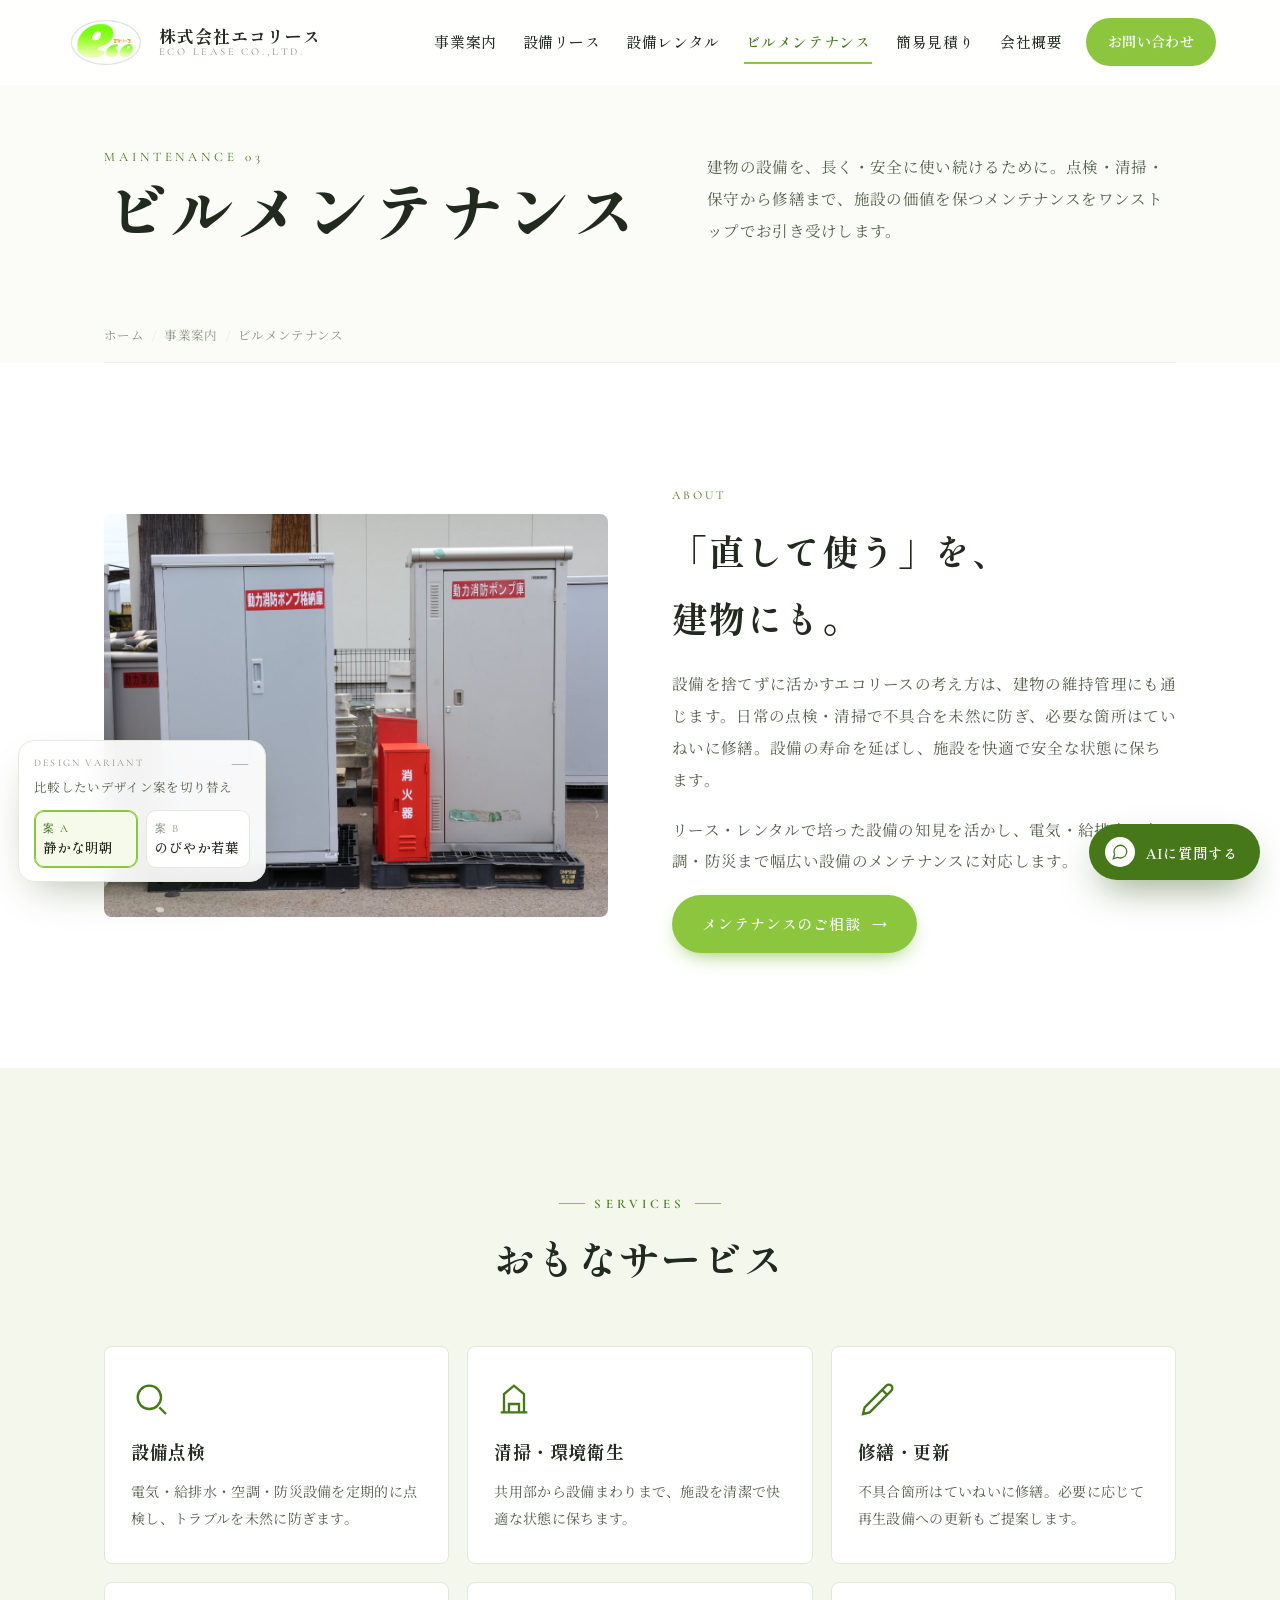
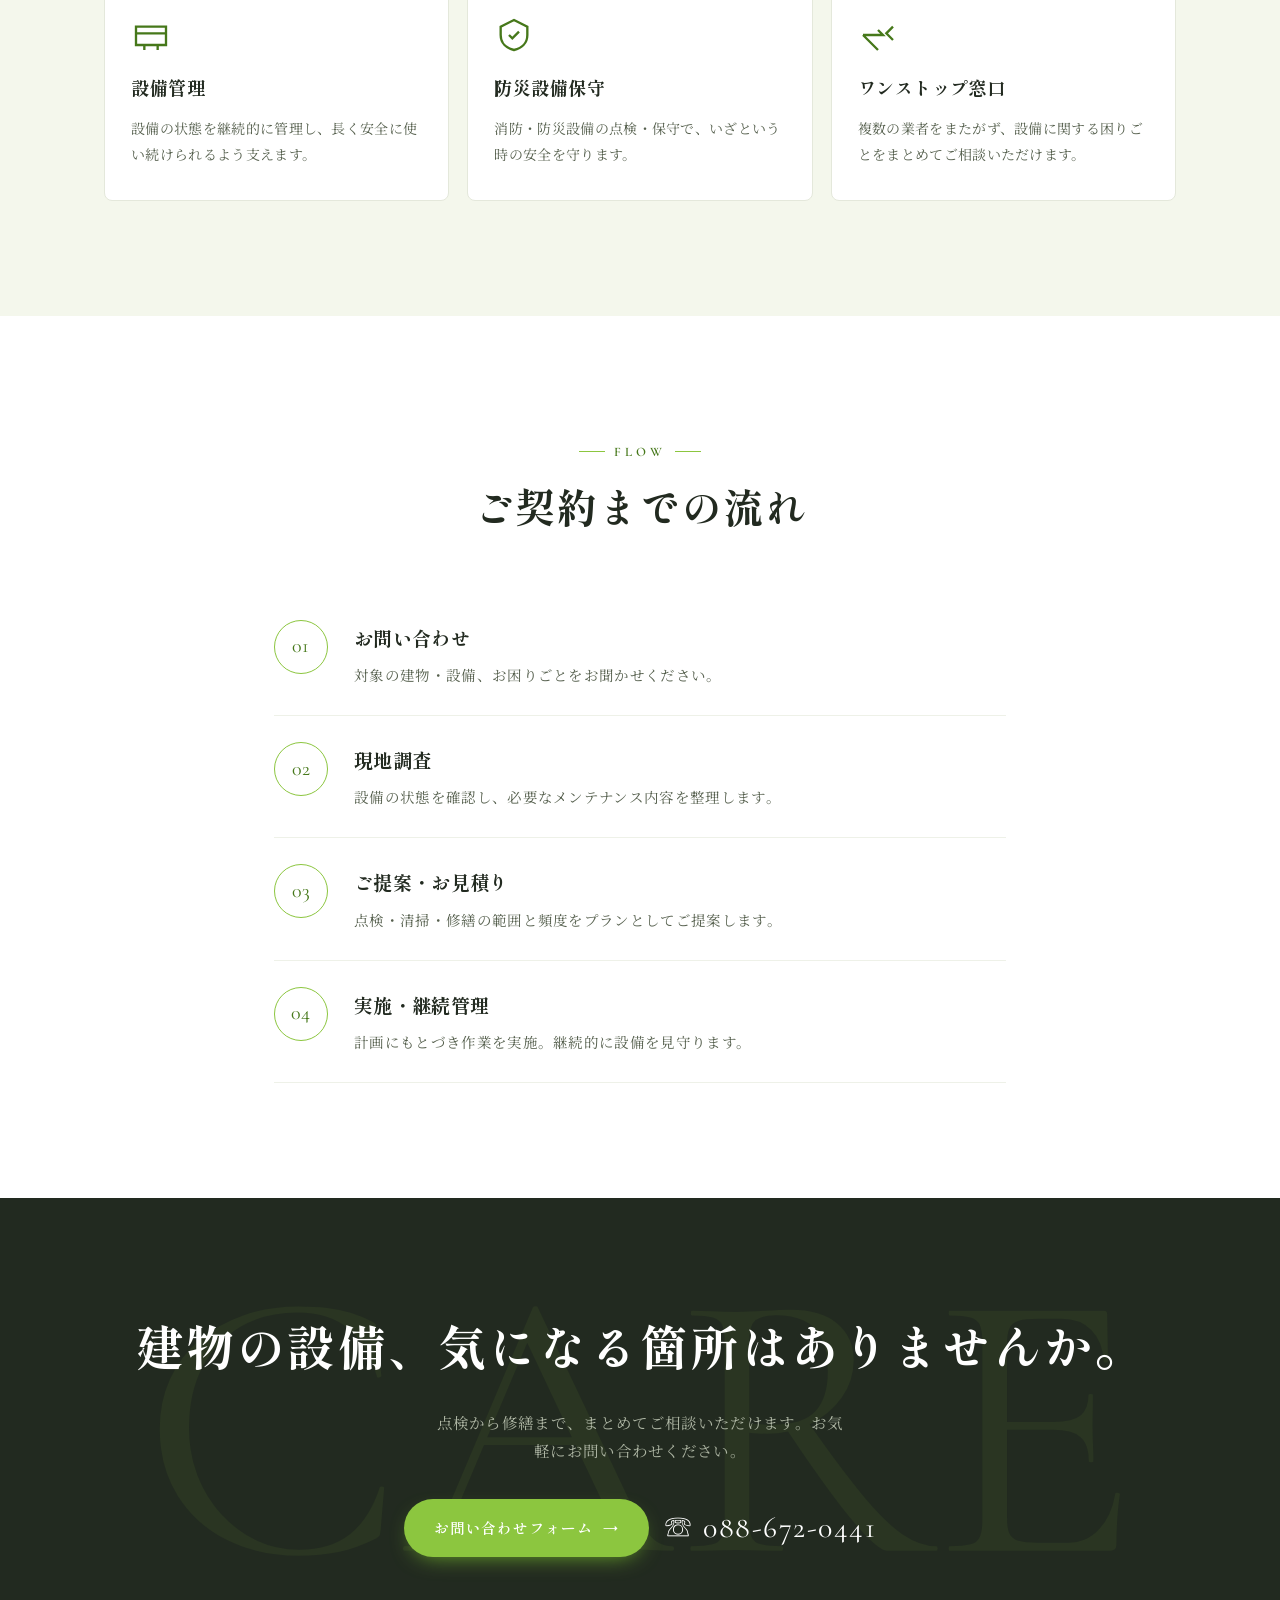
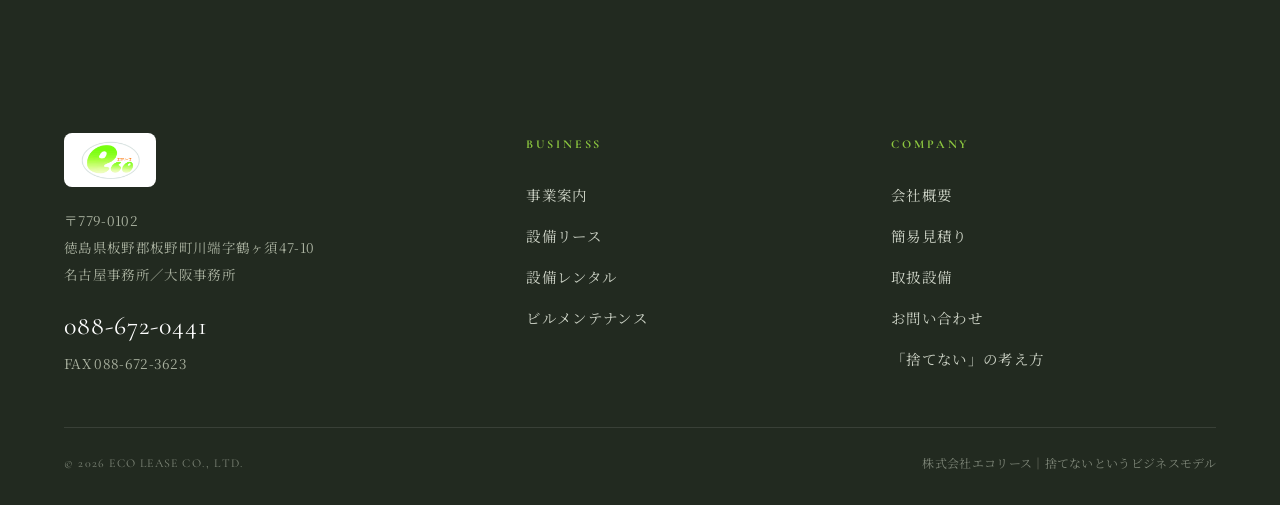
<file: maintenance.html>
<!DOCTYPE html>
<html lang="ja" data-theme="a">
<head>
<meta charset="UTF-8">
<meta name="viewport" content="width=device-width, initial-scale=1.0">
<title>ビルメンテナンス｜株式会社エコリース</title>
<meta name="description" content="点検・清掃・保守から修繕まで。建物の設備を長く安全に使い続けるためのビルメンテナンスをワンストップでご提供します。">
<link rel="preconnect" href="https://fonts.googleapis.com">
<link rel="preconnect" href="https://fonts.gstatic.com" crossorigin>
<link rel="stylesheet" href="style.css">
</head>
<body data-screen-label="ビルメンテナンス">

<header class="site-header">
  <div class="wrap-wide header-inner">
    <a href="index.html" class="brand">
      <img src="logo.png" alt="エコリース">
      <span class="brand-txt"><b>株式会社エコリース</b><span>ECO LEASE CO.,LTD.</span></span>
    </a>
    <nav class="nav">
      <a href="jigyo.html" class="nav-link">事業案内</a>
      <a href="lease.html" class="nav-link">設備リース</a>
      <a href="rental.html" class="nav-link">設備レンタル</a>
      <a href="maintenance.html" class="nav-link active">ビルメンテナンス</a>
      <a href="estimate.html" class="nav-link">簡易見積り</a>
      <a href="company.html" class="nav-link">会社概要</a>
      <a href="contact.html" class="nav-cta">お問い合わせ</a>
    </nav>
    <button class="hamburger" aria-label="メニュー"><span></span><span></span><span></span></button>
  </div>
</header>
<div class="drawer">
  <a href="jigyo.html">事業案内<span class="en">Business</span></a>
  <a href="lease.html">設備リース<span class="en">Lease</span></a>
  <a href="rental.html">設備レンタル<span class="en">Rental</span></a>
  <a href="maintenance.html">ビルメンテナンス<span class="en">Maintenance</span></a>
  <a href="estimate.html">簡易見積り<span class="en">Estimate</span></a>
  <a href="company.html">会社概要<span class="en">Company</span></a>
  <a href="contact.html">お問い合わせ<span class="en">Contact</span></a>
</div>

<section class="page-hero">
  <div class="wrap">
    <div class="ph-inner">
      <div class="reveal">
        <span class="en">Maintenance 03</span>
        <h1>ビルメンテナンス</h1>
      </div>
      <p class="reveal d1">建物の設備を、長く・安全に使い続けるために。点検・清掃・保守から修繕まで、施設の価値を保つメンテナンスをワンストップでお引き受けします。</p>
    </div>
  </div>
  <div class="wrap"><div class="breadcrumb"><a href="index.html">ホーム</a><span>/</span><a href="jigyo.html">事業案内</a><span>/</span>ビルメンテナンス</div></div>
</section>

<section class="section">
  <div class="wrap split">
    <div class="split-media reveal"><img src="pump.jpg" alt="消防設備の保守"></div>
    <div class="split-body reveal d1">
      <span class="en">About</span>
      <h2>「直して使う」を、<br>建物にも。</h2>
      <p>設備を捨てずに活かすエコリースの考え方は、建物の維持管理にも通じます。日常の点検・清掃で不具合を未然に防ぎ、必要な箇所はていねいに修繕。設備の寿命を延ばし、施設を快適で安全な状態に保ちます。</p>
      <p>リース・レンタルで培った設備の知見を活かし、電気・給排水・空調・防災まで幅広い設備のメンテナンスに対応します。</p>
      <a href="contact.html" class="btn btn-primary">メンテナンスのご相談 <span class="arr">→</span></a>
    </div>
  </div>
</section>

<section class="section tint">
  <div class="wrap">
    <div class="sec-head center reveal">
      <span class="eyebrow center">Services</span>
      <h2 class="jp">おもなサービス</h2>
    </div>
    <div class="feat-grid">
      <div class="feat-card reveal"><div class="ic"><svg viewBox="0 0 24 24"><circle cx="11" cy="11" r="7"/><path d="M21 21l-4-4"/></svg></div><h4>設備点検</h4><p>電気・給排水・空調・防災設備を定期的に点検し、トラブルを未然に防ぎます。</p></div>
      <div class="feat-card reveal d1"><div class="ic"><svg viewBox="0 0 24 24"><path d="M4 20h16M6 20V9l6-5 6 5v11M9 20v-5h6v5"/></svg></div><h4>清掃・環境衛生</h4><p>共用部から設備まわりまで、施設を清潔で快適な状態に保ちます。</p></div>
      <div class="feat-card reveal d2"><div class="ic"><svg viewBox="0 0 24 24"><path d="M14 6l4 4M3 21l4-1L20 7a2 2 0 0 0-3-3L4 17z"/></svg></div><h4>修繕・更新</h4><p>不具合箇所はていねいに修繕。必要に応じて再生設備への更新もご提案します。</p></div>
      <div class="feat-card reveal"><div class="ic"><svg viewBox="0 0 24 24"><path d="M3 7h18v11H3z"/><path d="M3 11h18M8 18v3M16 18v3"/></svg></div><h4>設備管理</h4><p>設備の状態を継続的に管理し、長く安全に使い続けられるよう支えます。</p></div>
      <div class="feat-card reveal d1"><div class="ic"><svg viewBox="0 0 24 24"><path d="M12 3l8 4v5c0 5-3.5 8-8 9-4.5-1-8-4-8-9V7z"/><path d="M9 12l2 2 4-4"/></svg></div><h4>防災設備保守</h4><p>消防・防災設備の点検・保守で、いざという時の安全を守ります。</p></div>
      <div class="feat-card reveal d2"><div class="ic"><svg viewBox="0 0 24 24"><path d="M3 12h12l-3-3M3 12l9 9M21 7l-4 4 4 4"/></svg></div><h4>ワンストップ窓口</h4><p>複数の業者をまたがず、設備に関する困りごとをまとめてご相談いただけます。</p></div>
    </div>
  </div>
</section>

<section class="section">
  <div class="wrap" style="max-width:860px">
    <div class="sec-head center reveal">
      <span class="eyebrow center">Flow</span>
      <h2 class="jp">ご契約までの流れ</h2>
    </div>
    <div class="flow reveal d1">
      <div class="fl-item"><div class="fl-n"></div><div><h4>お問い合わせ</h4><p>対象の建物・設備、お困りごとをお聞かせください。</p></div></div>
      <div class="fl-item"><div class="fl-n"></div><div><h4>現地調査</h4><p>設備の状態を確認し、必要なメンテナンス内容を整理します。</p></div></div>
      <div class="fl-item"><div class="fl-n"></div><div><h4>ご提案・お見積り</h4><p>点検・清掃・修繕の範囲と頻度をプランとしてご提案します。</p></div></div>
      <div class="fl-item"><div class="fl-n"></div><div><h4>実施・継続管理</h4><p>計画にもとづき作業を実施。継続的に設備を見守ります。</p></div></div>
    </div>
  </div>
</section>

<section class="cta-band">
  <div class="deco">CARE</div>
  <div class="wrap">
    <h2 class="reveal">建物の設備、気になる箇所はありませんか。</h2>
    <p class="reveal d1">点検から修繕まで、まとめてご相談いただけます。お気軽にお問い合わせください。</p>
    <div class="cta-row reveal d2">
      <a href="contact.html" class="btn btn-primary">お問い合わせフォーム <span class="arr">→</span></a>
      <a href="tel:0886720441" class="tel-big">☏ 088-672-0441</a>
    </div>
  </div>
</section>

<footer class="site-footer">
  <div class="wrap-wide">
    <div class="footer-top">
      <div class="footer-brand">
        <img src="logo.png" alt="エコリース">
        <p>〒779-0102<br>徳島県板野郡板野町川端字鶴ヶ須47-10<br>名古屋事務所／大阪事務所</p>
        <div class="tel">088-672-0441</div>
        <p>FAX 088-672-3623</p>
      </div>
      <div class="footer-col">
        <h4>Business</h4>
        <a href="jigyo.html">事業案内</a>
        <a href="lease.html">設備リース</a>
        <a href="rental.html">設備レンタル</a>
        <a href="maintenance.html">ビルメンテナンス</a>
      </div>
      <div class="footer-col">
        <h4>Company</h4>
        <a href="company.html">会社概要</a>
        <a href="estimate.html">簡易見積り</a>
        <a href="index.html#equip">取扱設備</a>
        <a href="contact.html">お問い合わせ</a>
        <a href="index.html#business">「捨てない」の考え方</a>
      </div>
    </div>
    <div class="footer-bottom">
      <span class="latin">© <span id="yr">2026</span> ECO LEASE CO., LTD.</span>
      <span>株式会社エコリース｜捨てないというビジネスモデル</span>
    </div>
  </div>
</footer>

<script src="script.js"></script>
</body>
</html>
</file>
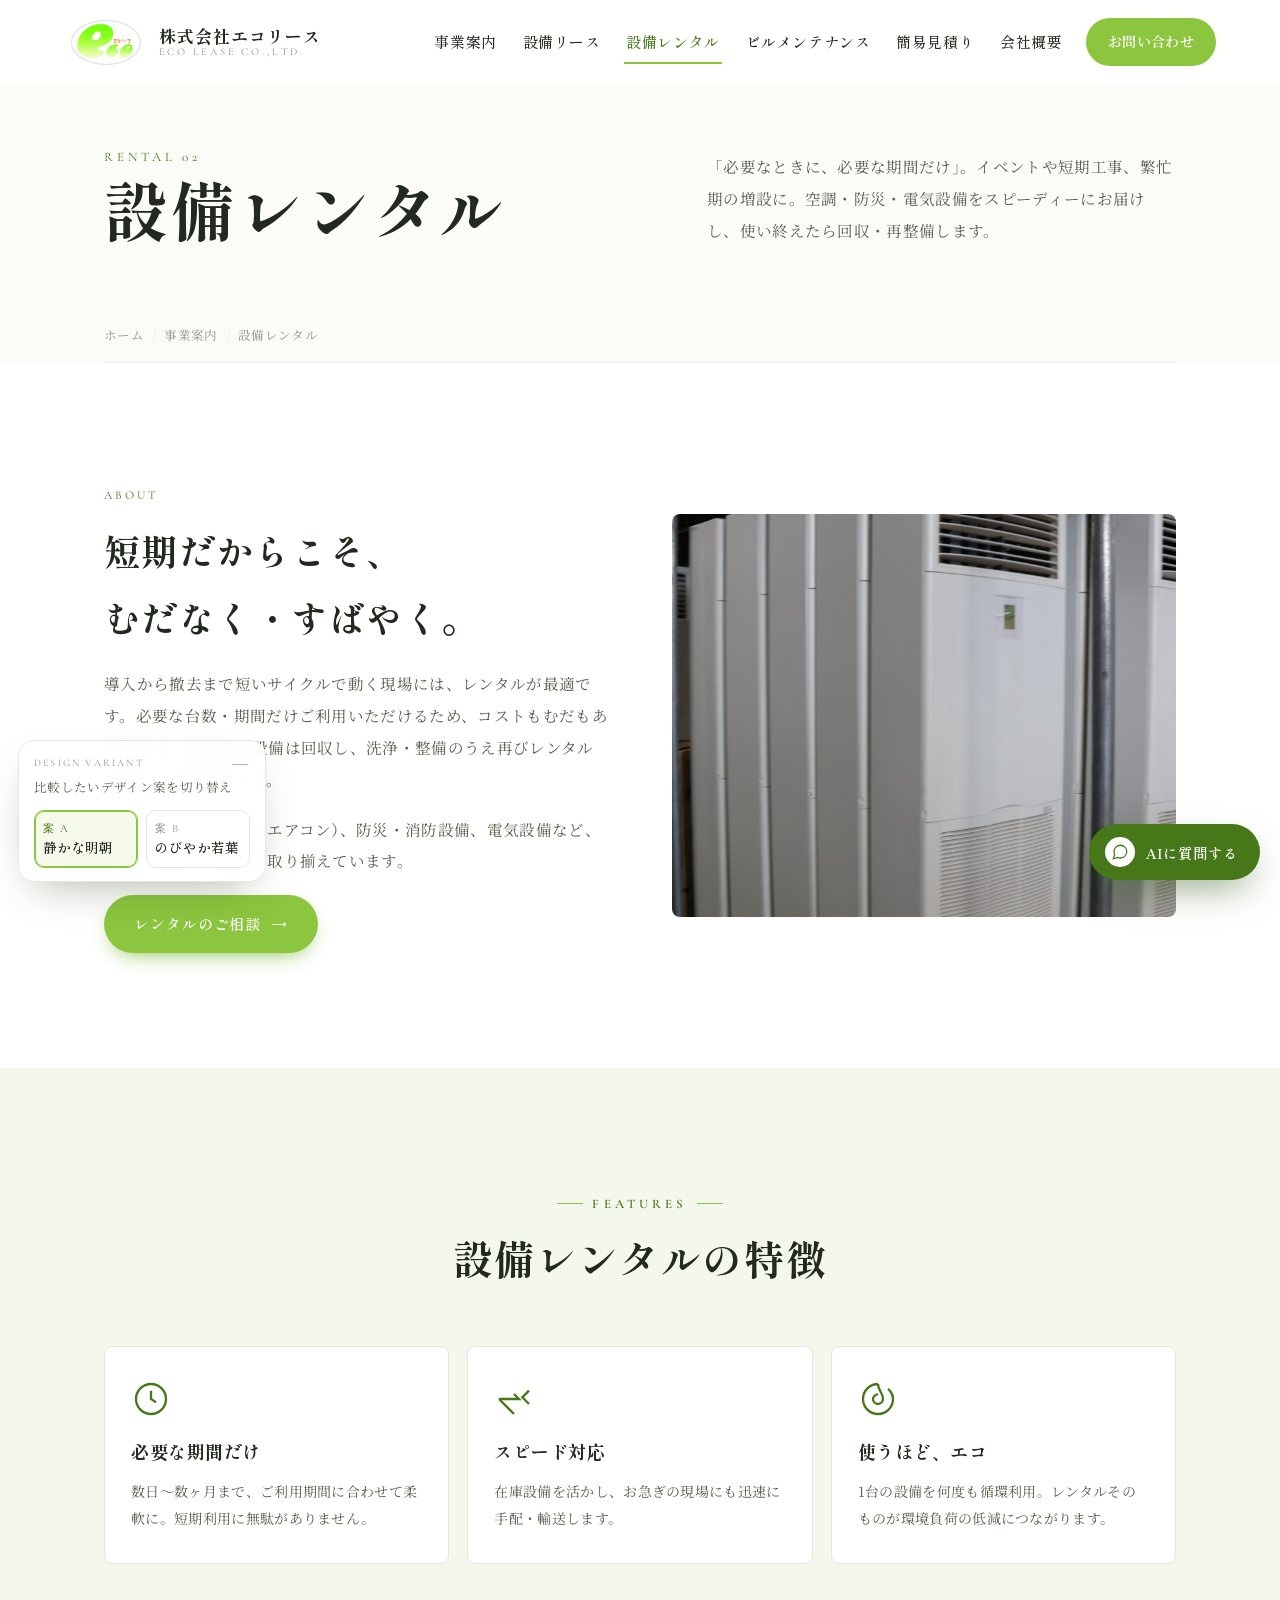
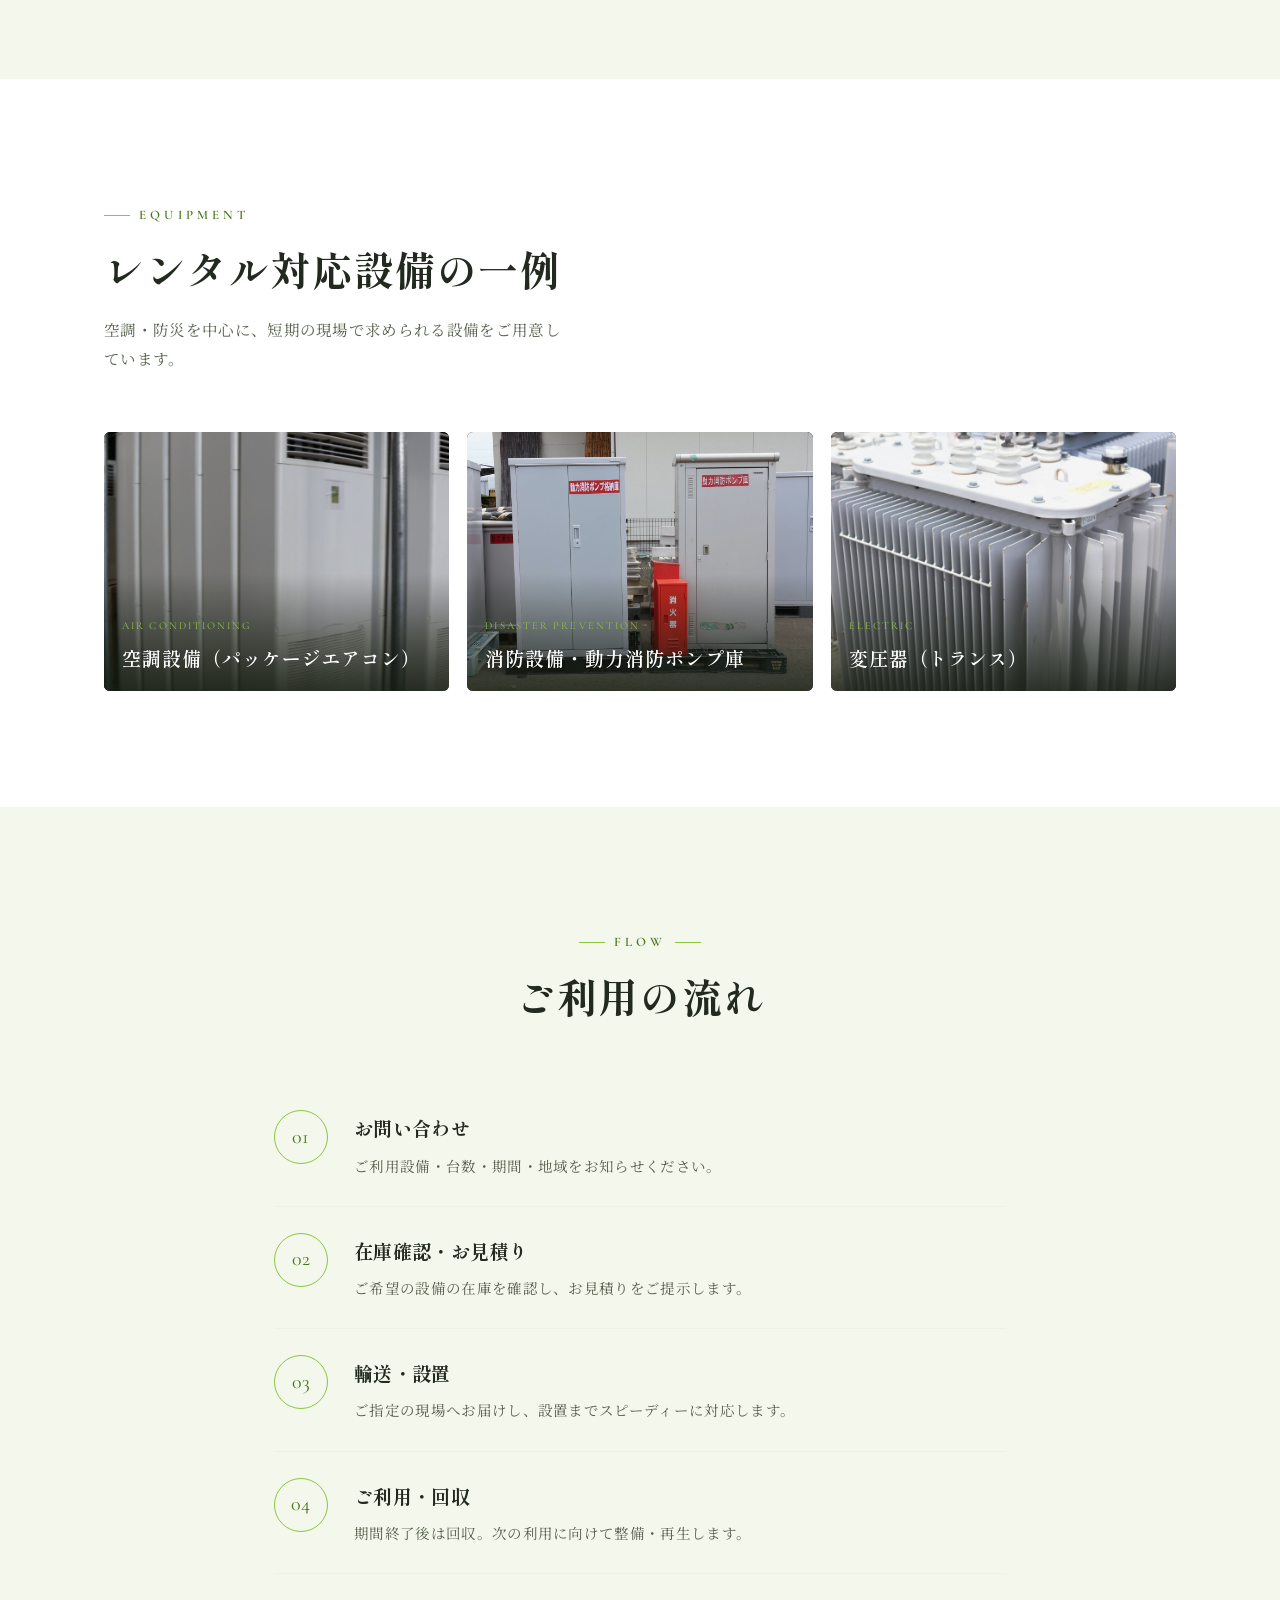
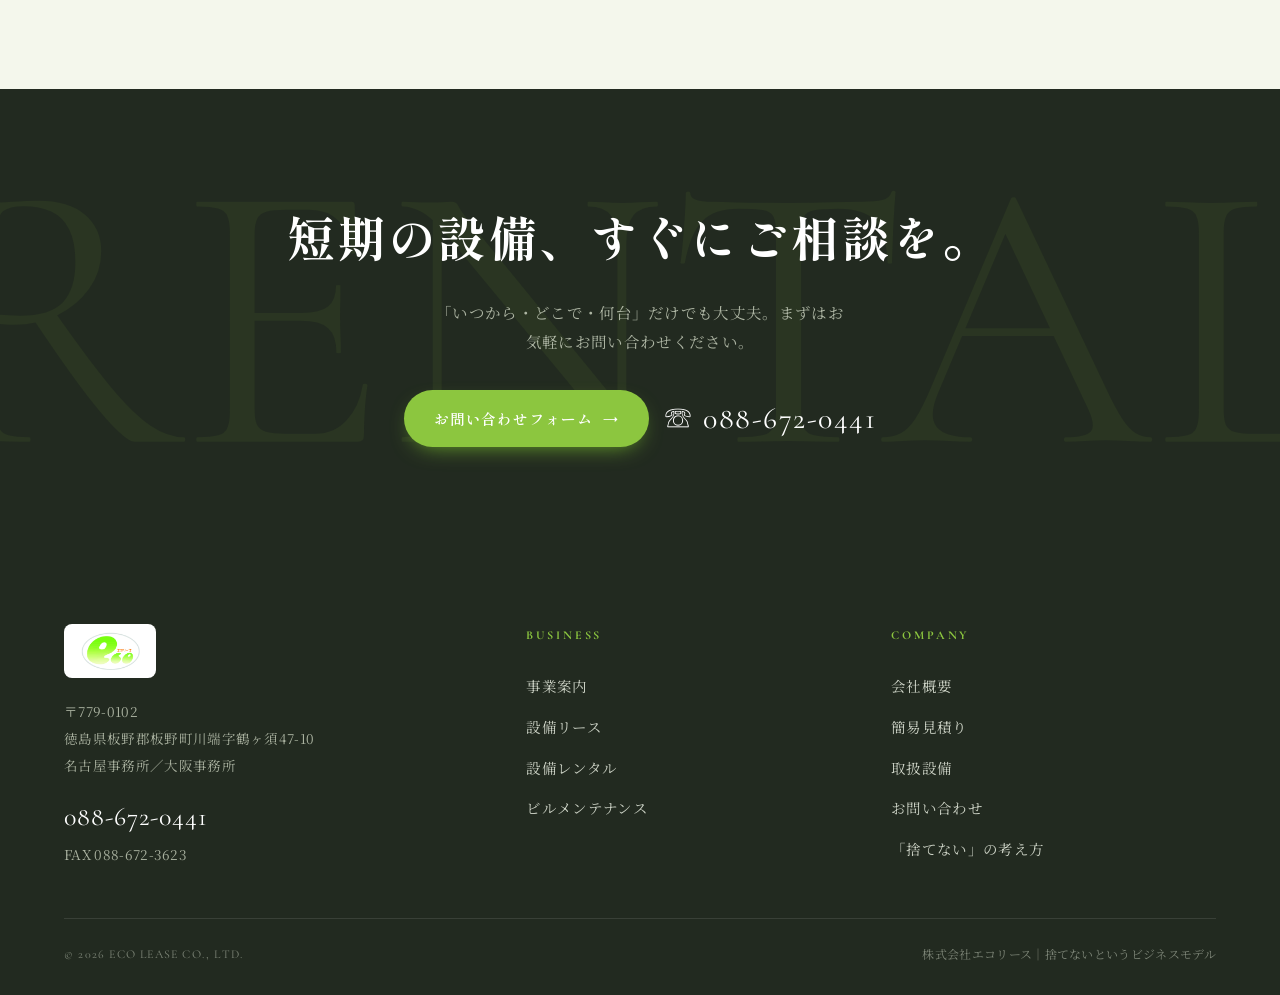
<file: rental.html>
<!DOCTYPE html>
<html lang="ja" data-theme="a">
<head>
<meta charset="UTF-8">
<meta name="viewport" content="width=device-width, initial-scale=1.0">
<title>設備レンタル｜株式会社エコリース</title>
<meta name="description" content="イベント・短期工事・繁忙期に。空調・防災・電気設備を必要な期間だけスピーディーにお届けする設備レンタル。">
<link rel="preconnect" href="https://fonts.googleapis.com">
<link rel="preconnect" href="https://fonts.gstatic.com" crossorigin>
<link rel="stylesheet" href="style.css">
</head>
<body data-screen-label="設備レンタル">

<header class="site-header">
  <div class="wrap-wide header-inner">
    <a href="index.html" class="brand">
      <img src="logo.png" alt="エコリース">
      <span class="brand-txt"><b>株式会社エコリース</b><span>ECO LEASE CO.,LTD.</span></span>
    </a>
    <nav class="nav">
      <a href="jigyo.html" class="nav-link">事業案内</a>
      <a href="lease.html" class="nav-link">設備リース</a>
      <a href="rental.html" class="nav-link active">設備レンタル</a>
      <a href="maintenance.html" class="nav-link">ビルメンテナンス</a>
      <a href="estimate.html" class="nav-link">簡易見積り</a>
      <a href="company.html" class="nav-link">会社概要</a>
      <a href="contact.html" class="nav-cta">お問い合わせ</a>
    </nav>
    <button class="hamburger" aria-label="メニュー"><span></span><span></span><span></span></button>
  </div>
</header>
<div class="drawer">
  <a href="jigyo.html">事業案内<span class="en">Business</span></a>
  <a href="lease.html">設備リース<span class="en">Lease</span></a>
  <a href="rental.html">設備レンタル<span class="en">Rental</span></a>
  <a href="maintenance.html">ビルメンテナンス<span class="en">Maintenance</span></a>
  <a href="estimate.html">簡易見積り<span class="en">Estimate</span></a>
  <a href="company.html">会社概要<span class="en">Company</span></a>
  <a href="contact.html">お問い合わせ<span class="en">Contact</span></a>
</div>

<section class="page-hero">
  <div class="wrap">
    <div class="ph-inner">
      <div class="reveal">
        <span class="en">Rental 02</span>
        <h1>設備レンタル</h1>
      </div>
      <p class="reveal d1">「必要なときに、必要な期間だけ」。イベントや短期工事、繁忙期の増設に。空調・防災・電気設備をスピーディーにお届けし、使い終えたら回収・再整備します。</p>
    </div>
  </div>
  <div class="wrap"><div class="breadcrumb"><a href="index.html">ホーム</a><span>/</span><a href="jigyo.html">事業案内</a><span>/</span>設備レンタル</div></div>
</section>

<section class="section">
  <div class="wrap split rev">
    <div class="split-media reveal"><img src="aircon.jpg" alt="空調設備（パッケージエアコン）"></div>
    <div class="split-body reveal d1">
      <span class="en">About</span>
      <h2>短期だからこそ、<br>むだなく・すばやく。</h2>
      <p>導入から撤去まで短いサイクルで動く現場には、レンタルが最適です。必要な台数・期間だけご利用いただけるため、コストもむだもありません。使用後の設備は回収し、洗浄・整備のうえ再びレンタル設備として循環します。</p>
      <p>空調設備（パッケージエアコン）、防災・消防設備、電気設備など、現場で活躍する機器を取り揃えています。</p>
      <a href="contact.html" class="btn btn-primary">レンタルのご相談 <span class="arr">→</span></a>
    </div>
  </div>
</section>

<section class="section tint">
  <div class="wrap">
    <div class="sec-head center reveal">
      <span class="eyebrow center">Features</span>
      <h2 class="jp">設備レンタルの特徴</h2>
    </div>
    <div class="feat-grid">
      <div class="feat-card reveal"><div class="ic"><svg viewBox="0 0 24 24"><circle cx="12" cy="12" r="9"/><path d="M12 7v5l3 2"/></svg></div><h4>必要な期間だけ</h4><p>数日〜数ヶ月まで、ご利用期間に合わせて柔軟に。短期利用に無駄がありません。</p></div>
      <div class="feat-card reveal d1"><div class="ic"><svg viewBox="0 0 24 24"><path d="M3 12h12l-3-3M3 12l9 9M21 7l-4 4 4 4"/></svg></div><h4>スピード対応</h4><p>在庫設備を活かし、お急ぎの現場にも迅速に手配・輸送します。</p></div>
      <div class="feat-card reveal d2"><div class="ic"><svg viewBox="0 0 24 24"><path d="M12 3a9 9 0 1 0 9 9c0-4-3-6-3-6M12 3c0 4 3 5 3 9a3 3 0 0 1-6 0c0-2 3-3 3-3"/></svg></div><h4>使うほど、エコ</h4><p>1台の設備を何度も循環利用。レンタルそのものが環境負荷の低減につながります。</p></div>
    </div>
  </div>
</section>

<section class="section">
  <div class="wrap">
    <div class="sec-head reveal">
      <span class="eyebrow">Equipment</span>
      <h2 class="jp">レンタル対応設備の一例</h2>
      <p class="lead">空調・防災を中心に、短期の現場で求められる設備をご用意しています。</p>
    </div>
    <div class="equip-grid">
      <div class="equip-card reveal"><img src="aircon.jpg" alt="空調設備"><div class="cap"><span class="cat">Air Conditioning</span><h4>空調設備（パッケージエアコン）</h4></div></div>
      <div class="equip-card reveal d1"><img src="pump.jpg" alt="消防設備"><div class="cap"><span class="cat">Disaster Prevention</span><h4>消防設備・動力消防ポンプ庫</h4></div></div>
      <div class="equip-card reveal d2"><img src="transformer.jpg" alt="変圧器"><div class="cap"><span class="cat">Electric</span><h4>変圧器（トランス）</h4></div></div>
    </div>
  </div>
</section>

<section class="section tint">
  <div class="wrap" style="max-width:860px">
    <div class="sec-head center reveal">
      <span class="eyebrow center">Flow</span>
      <h2 class="jp">ご利用の流れ</h2>
    </div>
    <div class="flow reveal d1">
      <div class="fl-item"><div class="fl-n"></div><div><h4>お問い合わせ</h4><p>ご利用設備・台数・期間・地域をお知らせください。</p></div></div>
      <div class="fl-item"><div class="fl-n"></div><div><h4>在庫確認・お見積り</h4><p>ご希望の設備の在庫を確認し、お見積りをご提示します。</p></div></div>
      <div class="fl-item"><div class="fl-n"></div><div><h4>輸送・設置</h4><p>ご指定の現場へお届けし、設置までスピーディーに対応します。</p></div></div>
      <div class="fl-item"><div class="fl-n"></div><div><h4>ご利用・回収</h4><p>期間終了後は回収。次の利用に向けて整備・再生します。</p></div></div>
    </div>
  </div>
</section>

<section class="cta-band">
  <div class="deco">RENTAL</div>
  <div class="wrap">
    <h2 class="reveal">短期の設備、すぐにご相談を。</h2>
    <p class="reveal d1">「いつから・どこで・何台」だけでも大丈夫。まずはお気軽にお問い合わせください。</p>
    <div class="cta-row reveal d2">
      <a href="contact.html" class="btn btn-primary">お問い合わせフォーム <span class="arr">→</span></a>
      <a href="tel:0886720441" class="tel-big">☏ 088-672-0441</a>
    </div>
  </div>
</section>

<footer class="site-footer">
  <div class="wrap-wide">
    <div class="footer-top">
      <div class="footer-brand">
        <img src="logo.png" alt="エコリース">
        <p>〒779-0102<br>徳島県板野郡板野町川端字鶴ヶ須47-10<br>名古屋事務所／大阪事務所</p>
        <div class="tel">088-672-0441</div>
        <p>FAX 088-672-3623</p>
      </div>
      <div class="footer-col">
        <h4>Business</h4>
        <a href="jigyo.html">事業案内</a>
        <a href="lease.html">設備リース</a>
        <a href="rental.html">設備レンタル</a>
        <a href="maintenance.html">ビルメンテナンス</a>
      </div>
      <div class="footer-col">
        <h4>Company</h4>
        <a href="company.html">会社概要</a>
        <a href="estimate.html">簡易見積り</a>
        <a href="index.html#equip">取扱設備</a>
        <a href="contact.html">お問い合わせ</a>
        <a href="index.html#business">「捨てない」の考え方</a>
      </div>
    </div>
    <div class="footer-bottom">
      <span class="latin">© <span id="yr">2026</span> ECO LEASE CO., LTD.</span>
      <span>株式会社エコリース｜捨てないというビジネスモデル</span>
    </div>
  </div>
</footer>

<script src="script.js"></script>
</body>
</html>
</file>
<file: style.css>
@import url('https://fonts.googleapis.com/css2?family=Shippori+Mincho:wght@400;500;600;700;800&family=Noto+Serif+JP:wght@300;400;500;600;700&family=Cormorant+Garamond:ital,wght@0,400;0,500;0,600;1,400&display=swap');

/* =========================================================
   エコリース — Site Renewal Wireframe / Hi-fi
   Visual system: 白背景 / 黄緑アクセント / 明朝体
   Two art directions toggled via html[data-theme="a"|"b"]
   ========================================================= */

:root{
  --white:#ffffff;
  --paper:#fbfcf8;
  --paper-2:#f4f7ec;
  --ink:#222a20;
  --ink-soft:#56604e;
  --ink-faint:#8a9381;
  --line:#e4e8db;
  --line-soft:#eef1e8;

  --green:#8cc63f;        /* 黄緑 accent (logo) */
  --green-2:#74b52c;
  --green-deep:#46781a;   /* dark green for text contrast */
  --green-pale:#eef6dd;
  --green-wash:#e2efc8;
  --green-mist:#f5faea;
  --orange:#ef8a3c;       /* logo katakana — used very sparingly */

  --serif:"Shippori Mincho","Noto Serif JP",serif;
  --serif-body:"Noto Serif JP","Shippori Mincho",serif;
  --latin:"Cormorant Garamond",serif;

  --maxw:1200px;
  --gutter:clamp(20px,5vw,64px);
  --radius:4px;
  --ease:cubic-bezier(.2,.7,.2,1);

  --accent:var(--green);
  --accent-deep:var(--green-deep);
}

*{box-sizing:border-box;margin:0;padding:0}
html{scroll-behavior:smooth}
body{
  font-family:var(--serif-body);
  color:var(--ink);
  background:var(--white);
  line-height:1.85;
  font-size:16px;
  -webkit-font-smoothing:antialiased;
  letter-spacing:.02em;
  overflow-x:hidden;
}
img{display:block;max-width:100%}
a{color:inherit;text-decoration:none}
button{font-family:inherit;cursor:pointer;border:none;background:none}
::selection{background:var(--green-wash);color:var(--ink)}

.wrap{max-width:var(--maxw);margin:0 auto;padding-inline:var(--gutter)}
.wrap-wide{max-width:1440px;margin:0 auto;padding-inline:var(--gutter)}

/* ---------- Eyebrow / section labels ---------- */
.eyebrow{
  font-family:var(--latin);
  font-weight:600;
  letter-spacing:.32em;
  text-transform:uppercase;
  color:var(--accent-deep);
  font-size:13px;
  display:inline-flex;align-items:center;gap:.7em;
}
.eyebrow::before{
  content:"";width:26px;height:1px;background:var(--accent);
}
.eyebrow.center{justify-content:center}
.eyebrow.center::after{content:"";width:26px;height:1px;background:var(--accent)}

.sec-head{margin-bottom:clamp(36px,5vw,60px)}
.sec-head .jp{
  font-family:var(--serif);
  font-weight:700;
  font-size:clamp(26px,3.6vw,40px);
  line-height:1.4;
  margin-top:14px;
  letter-spacing:.04em;
}
.sec-head .lead{
  color:var(--ink-soft);font-size:15.5px;margin-top:18px;max-width:52ch;
}
.sec-head.center{text-align:center}
.sec-head.center .lead{margin-inline:auto}

/* ---------- Buttons ---------- */
.btn{
  display:inline-flex;align-items:center;gap:.7em;
  font-family:var(--serif);font-weight:600;font-size:15px;
  padding:15px 30px;border-radius:999px;
  transition:.4s var(--ease);letter-spacing:.06em;white-space:nowrap;
}
.btn .arr{transition:transform .4s var(--ease)}
.btn:hover .arr{transform:translateX(5px)}
.btn-primary{background:var(--accent);color:#fff;box-shadow:0 8px 22px -10px var(--green-2)}
.btn-primary:hover{background:var(--green-2);box-shadow:0 12px 26px -10px var(--green-2)}
.btn-ghost{border:1px solid var(--line);color:var(--ink);background:#fff}
.btn-ghost:hover{border-color:var(--accent);color:var(--accent-deep)}
.btn-light{background:#fff;color:var(--ink)}
.btn-light:hover{color:var(--accent-deep)}

.txtlink{
  display:inline-flex;align-items:center;gap:.6em;
  font-family:var(--serif);font-weight:600;color:var(--accent-deep);
  font-size:14.5px;letter-spacing:.06em;
}
.txtlink .arr{transition:transform .4s var(--ease)}
.txtlink:hover .arr{transform:translateX(5px)}

/* =========================================================
   HEADER
   ========================================================= */
.site-header{
  position:fixed;inset:0 0 auto 0;z-index:80;
  background:rgba(255,255,255,.82);
  backdrop-filter:saturate(1.4) blur(14px);
  border-bottom:1px solid transparent;
  transition:.4s var(--ease);
}
.site-header.scrolled{border-bottom-color:var(--line);background:rgba(255,255,255,.94)}
.header-inner{
  display:flex;align-items:center;justify-content:space-between;
  height:84px;transition:height .4s var(--ease);
}
.site-header.scrolled .header-inner{height:68px}
.brand{display:flex;align-items:center;gap:13px}
.brand img{height:46px;width:auto;transition:height .4s var(--ease)}
.site-header.scrolled .brand img{height:38px}
.brand .brand-txt{display:flex;flex-direction:column;line-height:1.2}
.brand .brand-txt b{font-family:var(--serif);font-weight:700;font-size:17px;letter-spacing:.06em;white-space:nowrap}
.brand .brand-txt span{font-family:var(--latin);font-size:10.5px;letter-spacing:.26em;color:var(--ink-faint);text-transform:uppercase;white-space:nowrap}

.nav{display:flex;align-items:center;gap:clamp(13px,1.7vw,28px)}
.nav a.nav-link{
  font-family:var(--serif);font-weight:500;font-size:15px;letter-spacing:.04em;white-space:nowrap;
  position:relative;padding:6px 2px;color:var(--ink);
}
.nav a.nav-link::after{
  content:"";position:absolute;left:0;bottom:-2px;height:1.5px;width:0;
  background:var(--accent);transition:width .35s var(--ease);
}
.nav a.nav-link:hover::after,.nav a.nav-link.active::after{width:100%}
.nav a.nav-link.active{color:var(--accent-deep)}
.nav .nav-cta{
  background:var(--accent);color:#fff;padding:11px 22px;border-radius:999px;
  font-size:14px;font-weight:600;transition:.35s var(--ease);
}
.nav .nav-cta:hover{background:var(--green-2)}

.hamburger{display:none;width:46px;height:46px;flex-direction:column;justify-content:center;align-items:center;gap:6px}
.hamburger span{width:26px;height:1.6px;background:var(--ink);transition:.35s var(--ease)}
.hamburger.open span:nth-child(1){transform:translateY(7.6px) rotate(45deg)}
.hamburger.open span:nth-child(2){opacity:0}
.hamburger.open span:nth-child(3){transform:translateY(-7.6px) rotate(-45deg)}

/* mobile drawer */
.drawer{
  position:fixed;inset:0;z-index:79;background:rgba(255,255,255,.98);
  backdrop-filter:blur(8px);padding:110px var(--gutter) 50px;
  transform:translateY(-100%);opacity:0;visibility:hidden;
  transition:.5s var(--ease);display:flex;flex-direction:column;
}
.drawer.open{transform:translateY(0);opacity:1;visibility:visible}
.drawer a{
  font-family:var(--serif);font-size:24px;font-weight:600;padding:18px 0;
  border-bottom:1px solid var(--line-soft);display:flex;align-items:baseline;gap:14px;
}
.drawer a .en{font-family:var(--latin);font-size:12px;letter-spacing:.2em;color:var(--accent-deep);text-transform:uppercase}

/* =========================================================
   FOOTER
   ========================================================= */
.site-footer{background:var(--ink);color:#cdd3c6;padding:74px 0 30px;margin-top:0}
.footer-top{display:grid;grid-template-columns:1.3fr 1fr 1fr;gap:40px;padding-bottom:48px;border-bottom:1px solid rgba(255,255,255,.1)}
.footer-brand img{height:54px;background:#fff;border-radius:8px;padding:8px 12px;margin-bottom:20px}
.footer-brand p{font-size:13.5px;line-height:2;color:#aab2a0}
.footer-brand .tel{font-family:var(--latin);font-size:26px;color:#fff;letter-spacing:.04em;margin-top:14px}
.footer-col h4{font-family:var(--latin);font-size:12px;letter-spacing:.24em;color:var(--green);margin-bottom:20px;text-transform:uppercase}
.footer-col a{display:block;font-size:14.5px;padding:7px 0;color:#cdd3c6;transition:.3s}
.footer-col a:hover{color:var(--green);padding-left:6px}
.footer-bottom{display:flex;justify-content:space-between;align-items:center;padding-top:24px;font-size:12px;color:#7e8678;flex-wrap:wrap;gap:10px}
.footer-bottom .latin{font-family:var(--latin);letter-spacing:.1em}

/* =========================================================
   DESIGN-VARIANT SWITCHER (tool overlay)
   ========================================================= */
.variant-dock{
  position:fixed;left:18px;bottom:18px;z-index:120;
  background:rgba(255,255,255,.92);backdrop-filter:blur(14px);
  border:1px solid var(--line);border-radius:16px;
  box-shadow:0 18px 44px -18px rgba(40,60,20,.4);
  padding:13px 15px;width:248px;font-family:var(--serif-body);
  transition:.4s var(--ease);
}
.variant-dock.min{width:auto;padding:11px 14px}
.variant-dock .vd-label{font-family:var(--latin);font-size:10px;letter-spacing:.22em;text-transform:uppercase;color:var(--ink-faint);display:flex;justify-content:space-between;align-items:center}
.variant-dock .vd-min{font-family:var(--serif);font-size:16px;color:var(--ink-faint);cursor:pointer;line-height:1}
.variant-dock .vd-title{font-size:12.5px;color:var(--ink-soft);margin:3px 0 11px}
.variant-dock .vd-btns{display:grid;grid-template-columns:1fr 1fr;gap:8px}
.variant-dock .vd-btns button{
  border:1px solid var(--line);border-radius:10px;padding:10px 8px;text-align:left;
  transition:.3s var(--ease);background:#fff;
}
.variant-dock .vd-btns button .b-en{font-family:var(--latin);font-size:11px;letter-spacing:.14em;color:var(--ink-faint);display:block}
.variant-dock .vd-btns button .b-jp{font-family:var(--serif);font-size:13.5px;font-weight:600;color:var(--ink);display:block;margin-top:1px}
.variant-dock .vd-btns button.on{border-color:var(--green);background:var(--green-mist);box-shadow:0 0 0 1px var(--green) inset}
.variant-dock .vd-btns button.on .b-en{color:var(--green-deep)}
.variant-dock.min .vd-title,.variant-dock.min .vd-btns{display:none}

/* =========================================================
   REVEAL ANIMATION  (gated behind html.anim — only active where
   CSS motion actually runs; content is visible by default so it
   can never get stuck hidden in a paused/embedded frame)
   ========================================================= */
html.anim .reveal{opacity:0;transform:translateY(26px);transition:opacity .9s var(--ease),transform .9s var(--ease)}
html.anim .reveal.in{opacity:1;transform:none}
html.anim .reveal.d1{transition-delay:.08s}html.anim .reveal.d2{transition-delay:.16s}html.anim .reveal.d3{transition-delay:.24s}html.anim .reveal.d4{transition-delay:.32s}
@media (prefers-reduced-motion:reduce){html.anim .reveal{opacity:1;transform:none;transition:none}}

/* =========================================================
   HERO  (shared markup, theme-styled)
   ========================================================= */
.hero{position:relative;padding-top:84px;overflow:hidden}
.hero-inner{display:grid;gap:40px;align-items:center;padding-block:clamp(46px,7vw,92px)}
.hero-eyebrow{font-family:var(--latin);font-weight:600;letter-spacing:.3em;text-transform:uppercase;font-size:13px;color:var(--accent-deep)}
.hero h1{
  font-family:var(--serif);font-weight:800;
  font-size:clamp(40px,7.6vw,90px);line-height:1.16;letter-spacing:.04em;
  margin:22px 0 8px;
}
.hero h1 .dim{color:var(--accent)}
.hero .sub{font-size:clamp(15px,1.7vw,18px);color:var(--ink-soft);line-height:2.05;max-width:40ch;margin-top:18px}
.hero .hero-cta{display:flex;gap:14px;margin-top:34px;flex-wrap:wrap}
.hero-figs{position:relative}

/* THEME A — 静かな明朝 (editorial / calm) */
html[data-theme="a"] .hero{background:linear-gradient(180deg,#fff 0%,var(--paper) 100%)}
html[data-theme="a"] .hero-inner{grid-template-columns:1.05fr .95fr}
html[data-theme="a"] .hero-figs{display:grid;grid-template-columns:1.4fr 1fr;grid-template-rows:auto auto;gap:14px;height:min(70vh,560px)}
html[data-theme="a"] .hero-figs .f{overflow:hidden;border-radius:2px}
html[data-theme="a"] .hero-figs .f img{width:100%;height:100%;object-fit:cover;filter:saturate(1.02)}
html[data-theme="a"] .hero-figs .f1{grid-row:1/3}
html[data-theme="a"] .hero h1{font-weight:700}
html[data-theme="a"] .hero .sub{border-left:2px solid var(--green);padding-left:20px}

/* THEME B — のびやか若葉 (fresh / energetic) */
html[data-theme="b"] .hero{background:radial-gradient(120% 90% at 80% 0%,var(--green-mist) 0%,#fff 60%)}
html[data-theme="b"] .hero-inner{grid-template-columns:1fr 1fr}
html[data-theme="b"] .hero h1{font-weight:800}
html[data-theme="b"] .hero .lead-badge{
  display:inline-block;background:var(--green-pale);color:var(--green-deep);
  font-family:var(--serif);font-weight:600;font-size:13px;padding:7px 16px;border-radius:999px;letter-spacing:.08em;
}
html[data-theme="b"] .hero-figs{height:min(74vh,600px)}
html[data-theme="b"] .hero-figs .blob{
  position:absolute;inset:0;background:var(--green);border-radius:46% 54% 58% 42%/52% 44% 56% 48%;
  transform:rotate(-6deg) scale(1.02);
}
html[data-theme="b"] .hero-figs .blob-2{background:var(--green-wash);inset:8% -6% -6% 10%;border-radius:54% 46% 42% 58%/46% 56% 44% 54%;z-index:-1}
html[data-theme="b"] .hero-figs .f{
  position:absolute;overflow:hidden;border-radius:140px 140px 24px 24px;border:7px solid #fff;
  box-shadow:0 30px 60px -28px rgba(60,90,20,.5);
}
html[data-theme="b"] .hero-figs .f img{width:100%;height:100%;object-fit:cover}
html[data-theme="b"] .hero-figs .f1{inset:6% 30% 18% 6%;}
html[data-theme="b"] .hero-figs .f2{width:42%;aspect-ratio:3/4;right:2%;bottom:6%;border-radius:24px 24px 120px 120px}
.theme-only-b{display:none}
html[data-theme="b"] .theme-only-b{display:block}
.theme-only-a{display:block}
html[data-theme="b"] .theme-only-a{display:none}

/* hero scrolling marquee strip */
.hero-strip{border-top:1px solid var(--line);border-bottom:1px solid var(--line);overflow:hidden;white-space:nowrap;background:#fff}
.hero-strip .track{display:inline-flex;gap:46px;padding:15px 0;animation:marq 32s linear infinite;font-family:var(--serif);color:var(--ink-faint)}
.hero-strip .track span{display:inline-flex;align-items:center;gap:46px;font-size:15px;letter-spacing:.1em}
.hero-strip .track span::after{content:"●";color:var(--green);font-size:7px}
@keyframes marq{to{transform:translateX(-50%)}}
@media (prefers-reduced-motion:reduce){.hero-strip .track{animation:none}}

/* =========================================================
   SECTION — message / not throw away
   ========================================================= */
.section{padding-block:clamp(64px,9vw,128px)}
.section.tint{background:var(--paper-2)}
.section.mist{background:var(--green-mist)}
.section.ink{background:var(--ink);color:#dfe4d8}
.section.ink .sec-head .jp{color:#fff}
.section.ink .sec-head .lead{color:#aab2a0}

.message{display:grid;grid-template-columns:auto 1fr;gap:clamp(30px,6vw,80px);align-items:center}
.message .vtxt{
  writing-mode:vertical-rl;font-family:var(--serif);font-weight:700;
  font-size:clamp(30px,4.4vw,52px);line-height:1.5;letter-spacing:.14em;
  height:max-content;
}
.message .vtxt em{font-style:normal;color:var(--accent);}
.message .m-body p{font-size:16.5px;line-height:2.2;color:var(--ink-soft);margin-bottom:22px;max-width:48ch}
.message .m-body p strong{color:var(--ink);font-weight:600}
@media(max-width:760px){
  .message{grid-template-columns:1fr}
  .message .vtxt{writing-mode:horizontal-tb;font-size:30px;line-height:1.6}
}

/* =========================================================
   3 BUSINESSES (key section)
   ========================================================= */
.biz-list{display:grid;gap:26px}
.biz-row{
  display:grid;grid-template-columns:1.1fr 1fr;gap:0;align-items:stretch;
  border:1px solid var(--line);border-radius:6px;overflow:hidden;background:#fff;
  transition:.5s var(--ease);
}
.biz-row:hover{border-color:var(--green);box-shadow:0 24px 50px -30px rgba(60,90,20,.45);transform:translateY(-3px)}
.biz-row:nth-child(even){grid-template-columns:1fr 1.1fr}
.biz-row:nth-child(even) .biz-media{order:2}
.biz-media{position:relative;min-height:300px;overflow:hidden}
.biz-media img{position:absolute;inset:0;width:100%;height:100%;object-fit:cover;transition:transform 1s var(--ease)}
.biz-row:hover .biz-media img{transform:scale(1.06)}
.biz-media .num{
  position:absolute;left:22px;top:18px;font-family:var(--latin);font-size:60px;font-weight:500;
  color:#fff;line-height:1;text-shadow:0 4px 18px rgba(0,0,0,.35)}
.biz-body{padding:clamp(28px,3.6vw,52px);display:flex;flex-direction:column;justify-content:center}
.biz-body .en{font-family:var(--latin);font-size:12px;letter-spacing:.26em;text-transform:uppercase;color:var(--accent-deep)}
.biz-body h3{font-family:var(--serif);font-weight:700;font-size:clamp(24px,2.8vw,32px);margin:10px 0 14px;letter-spacing:.04em}
.biz-body p{color:var(--ink-soft);font-size:15.5px;line-height:2;margin-bottom:14px}
.biz-body .tags{display:flex;flex-wrap:wrap;gap:8px;margin-bottom:22px}
.biz-body .tags span{font-size:12.5px;color:var(--green-deep);background:var(--green-pale);padding:5px 13px;border-radius:999px}
@media(max-width:780px){
  .biz-row,.biz-row:nth-child(even){grid-template-columns:1fr}
  .biz-row:nth-child(even) .biz-media{order:0}
  .biz-media{min-height:230px}
}

/* =========================================================
   CYCLE DIAGRAM — 捨てない循環
   ========================================================= */
.cycle{display:grid;grid-template-columns:repeat(6,1fr);gap:14px;margin-top:20px}
.cycle .step{
  position:relative;text-align:center;padding:30px 14px 26px;border-radius:8px;background:#fff;
  border:1px solid var(--line);transition:.4s var(--ease);
}
.cycle .step:hover{border-color:var(--green);transform:translateY(-4px)}
.cycle .step .n{font-family:var(--latin);font-size:12px;letter-spacing:.18em;color:var(--accent-deep)}
.cycle .step .ic{width:48px;height:48px;margin:12px auto 14px;color:var(--green-deep)}
.cycle .step .ic svg{width:100%;height:100%;stroke:currentColor;stroke-width:1.4;fill:none}
.cycle .step h4{font-family:var(--serif);font-size:16px;font-weight:700;letter-spacing:.04em}
.cycle .step p{font-size:12.5px;color:var(--ink-faint);margin-top:6px;line-height:1.7}
.cycle .step::after{
  content:"";position:absolute;right:-11px;top:50%;width:16px;height:16px;
  border-top:1.5px solid var(--green);border-right:1.5px solid var(--green);
  transform:translateY(-50%) rotate(45deg);z-index:2;
}
.cycle .step:last-child::after{
  content:"⟲";border:none;font-size:22px;color:var(--green);right:50%;top:auto;bottom:-30px;transform:translateX(50%) rotate(0)}
@media(max-width:900px){.cycle{grid-template-columns:repeat(2,1fr)}.cycle .step::after{display:none}}

/* =========================================================
   EQUIPMENT GALLERY
   ========================================================= */
.equip-grid{display:grid;grid-template-columns:repeat(3,1fr);gap:18px}
.equip-card{position:relative;border-radius:6px;overflow:hidden;aspect-ratio:4/3;background:#000}
.equip-card img{width:100%;height:100%;object-fit:cover;transition:transform 1s var(--ease);opacity:.96}
.equip-card:hover img{transform:scale(1.07)}
.equip-card .cap{
  position:absolute;inset:auto 0 0 0;padding:34px 18px 16px;color:#fff;
  background:linear-gradient(180deg,transparent,rgba(20,28,16,.82));
}
.equip-card .cap .cat{font-family:var(--latin);font-size:10.5px;letter-spacing:.2em;text-transform:uppercase;color:var(--green)}
.equip-card .cap h4{font-family:var(--serif);font-size:19px;font-weight:600;letter-spacing:.05em;margin-top:3px}
@media(max-width:820px){.equip-grid{grid-template-columns:repeat(2,1fr)}}
@media(max-width:520px){.equip-grid{grid-template-columns:1fr}}

/* =========================================================
   STRENGTHS
   ========================================================= */
.strength-grid{display:grid;grid-template-columns:repeat(4,1fr);gap:1px;background:var(--line);border:1px solid var(--line);border-radius:8px;overflow:hidden}
.strength-grid .cell{background:#fff;padding:38px 28px;transition:.4s var(--ease)}
.strength-grid .cell:hover{background:var(--green-mist)}
.strength-grid .cell .n{font-family:var(--latin);font-size:13px;letter-spacing:.2em;color:var(--accent-deep)}
.strength-grid .cell .ic{width:42px;height:42px;margin:16px 0 16px;color:var(--green-deep)}
.strength-grid .cell .ic svg{width:100%;height:100%;stroke:currentColor;stroke-width:1.4;fill:none}
.strength-grid .cell h4{font-family:var(--serif);font-size:19px;font-weight:700;margin-bottom:10px;letter-spacing:.04em}
.strength-grid .cell p{font-size:14px;color:var(--ink-soft);line-height:1.95}
@media(max-width:900px){.strength-grid{grid-template-columns:repeat(2,1fr)}}
@media(max-width:520px){.strength-grid{grid-template-columns:1fr}}

/* stat band */
.stats{display:grid;grid-template-columns:repeat(4,1fr);gap:30px;text-align:center}
.stats .stat .v{font-family:var(--latin);font-size:clamp(44px,6vw,68px);font-weight:600;color:var(--green);line-height:1}
.stats .stat .v small{font-size:.42em;color:var(--ink);margin-left:4px;font-family:var(--serif)}
.stats .stat .k{font-family:var(--serif);font-size:14.5px;color:var(--ink-soft);margin-top:10px;letter-spacing:.06em}
@media(max-width:680px){.stats{grid-template-columns:1fr 1fr;gap:36px 16px}}

/* =========================================================
   CTA band
   ========================================================= */
.cta-band{position:relative;overflow:hidden;background:var(--ink);color:#fff;text-align:center;padding-block:clamp(60px,8vw,104px)}
.cta-band .deco{position:absolute;font-family:var(--latin);font-size:30vw;color:rgba(140,198,63,.07);top:50%;left:50%;transform:translate(-50%,-50%);white-space:nowrap;pointer-events:none}
.cta-band h2{font-family:var(--serif);font-weight:700;font-size:clamp(28px,4.4vw,48px);position:relative;letter-spacing:.05em}
.cta-band p{color:#aeb6a4;margin:18px auto 0;max-width:46ch;position:relative;font-size:15.5px}
.cta-band .cta-row{display:flex;gap:14px;justify-content:center;margin-top:34px;position:relative;flex-wrap:wrap}
.cta-band .tel-big{font-family:var(--latin);font-size:30px;color:#fff;letter-spacing:.05em;display:inline-flex;align-items:center;gap:10px}

/* =========================================================
   SUBPAGE — page hero
   ========================================================= */
.page-hero{position:relative;padding:140px 0 0;background:var(--paper)}
html[data-theme="b"] .page-hero{background:radial-gradient(120% 100% at 90% 0%,var(--green-mist),var(--paper))}
.page-hero .ph-inner{display:grid;grid-template-columns:1.2fr 1fr;gap:40px;align-items:end;padding-bottom:clamp(40px,5vw,70px)}
.page-hero h1{font-family:var(--serif);font-weight:800;font-size:clamp(34px,5.4vw,64px);letter-spacing:.05em;line-height:1.2}
.page-hero .en{font-family:var(--latin);font-size:13px;letter-spacing:.3em;text-transform:uppercase;color:var(--accent-deep)}
.page-hero p{color:var(--ink-soft);font-size:15.5px;line-height:2.05;margin-top:8px}
.breadcrumb{font-size:12.5px;color:var(--ink-faint);padding:14px 0;border-bottom:1px solid var(--line-soft);font-family:var(--serif-body)}
.breadcrumb a:hover{color:var(--accent-deep)}
.breadcrumb span{margin:0 8px;color:var(--line)}

/* prose */
.prose p{font-size:16px;line-height:2.15;color:var(--ink-soft);margin-bottom:22px}
.prose h2{font-family:var(--serif);font-size:clamp(22px,3vw,30px);font-weight:700;margin:10px 0 20px;letter-spacing:.04em}
.prose strong{color:var(--ink);font-weight:600}

/* feature split */
.split{display:grid;grid-template-columns:1fr 1fr;gap:clamp(30px,5vw,70px);align-items:center}
.split.rev .split-media{order:2}
.split-media{border-radius:8px;overflow:hidden;aspect-ratio:5/4}
.split-media img{width:100%;height:100%;object-fit:cover}
.split-body .en{font-family:var(--latin);font-size:12px;letter-spacing:.26em;text-transform:uppercase;color:var(--accent-deep)}
.split-body h2{font-family:var(--serif);font-size:clamp(24px,3.2vw,36px);font-weight:700;margin:10px 0 18px;letter-spacing:.04em}
.split-body p{color:var(--ink-soft);font-size:15.5px;line-height:2.05;margin-bottom:18px}
@media(max-width:780px){.split,.split.rev{grid-template-columns:1fr}.split.rev .split-media{order:0}}

/* numbered flow */
.flow{display:grid;gap:0;counter-reset:fl}
.flow .fl-item{display:grid;grid-template-columns:auto 1fr;gap:26px;padding:26px 0;border-bottom:1px solid var(--line-soft)}
.flow .fl-item .fl-n{
  counter-increment:fl;width:54px;height:54px;border-radius:50%;border:1.5px solid var(--green);
  display:grid;place-items:center;font-family:var(--latin);font-size:20px;color:var(--green-deep);flex-shrink:0;
}
.flow .fl-item .fl-n::before{content:counter(fl,decimal-leading-zero)}
.flow .fl-item h4{font-family:var(--serif);font-size:19px;font-weight:700;margin-bottom:6px}
.flow .fl-item p{font-size:14.5px;color:var(--ink-soft);line-height:1.95}

/* feature checklist cards */
.feat-grid{display:grid;grid-template-columns:repeat(3,1fr);gap:18px}
.feat-card{background:#fff;border:1px solid var(--line);border-radius:8px;padding:32px 26px;transition:.4s var(--ease)}
.feat-card:hover{border-color:var(--green);transform:translateY(-4px);box-shadow:0 22px 44px -28px rgba(60,90,20,.4)}
.feat-card .ic{width:40px;height:40px;color:var(--green-deep);margin-bottom:16px}
.feat-card .ic svg{width:100%;height:100%;stroke:currentColor;stroke-width:1.4;fill:none}
.feat-card h4{font-family:var(--serif);font-size:18px;font-weight:700;margin-bottom:10px;letter-spacing:.03em}
.feat-card p{font-size:14px;color:var(--ink-soft);line-height:1.9}
@media(max-width:820px){.feat-grid{grid-template-columns:1fr}}

/* company info table */
.info-table{width:100%;border-collapse:collapse;font-size:15px}
.info-table th,.info-table td{text-align:left;padding:20px 18px;border-bottom:1px solid var(--line);vertical-align:top;line-height:1.9}
.info-table th{font-family:var(--serif);font-weight:700;width:230px;color:var(--ink);background:var(--paper-2)}
.info-table td{color:var(--ink-soft)}
@media(max-width:640px){.info-table th,.info-table td{display:block;width:100%;border:none;padding:8px 0}.info-table th{background:none;padding-top:18px;border-top:1px solid var(--line)}}

/* history */
.history{position:relative;padding-left:30px}
.history::before{content:"";position:absolute;left:6px;top:8px;bottom:8px;width:1.5px;background:var(--line)}
.history .h-item{position:relative;padding:0 0 30px 26px}
.history .h-item::before{content:"";position:absolute;left:-30px;top:8px;width:13px;height:13px;border-radius:50%;background:var(--green);box-shadow:0 0 0 4px var(--green-pale)}
.history .h-item .yr{font-family:var(--latin);font-size:17px;color:var(--green-deep);letter-spacing:.04em}
.history .h-item p{font-size:14.5px;color:var(--ink-soft);margin-top:4px}

/* =========================================================
   CONTACT FORM
   ========================================================= */
.contact-grid{display:grid;grid-template-columns:1fr 1.2fr;gap:clamp(34px,5vw,70px)}
.contact-aside .tel-card{background:var(--green-mist);border:1px solid var(--green-wash);border-radius:10px;padding:30px}
.contact-aside .tel-card .k{font-family:var(--latin);font-size:11px;letter-spacing:.2em;color:var(--green-deep);text-transform:uppercase}
.contact-aside .tel-card .tel{font-family:var(--latin);font-size:34px;color:var(--ink);letter-spacing:.04em;margin:6px 0}
.contact-aside .tel-card p{font-size:13px;color:var(--ink-soft)}
.contact-aside .addr{margin-top:26px;font-size:14.5px;color:var(--ink-soft);line-height:2}
.contact-aside .addr b{font-family:var(--serif);color:var(--ink);display:block;margin-bottom:6px}

.form-row{margin-bottom:22px}
.form-row label{font-family:var(--serif);font-size:14.5px;font-weight:600;display:flex;align-items:center;gap:10px;margin-bottom:9px}
.form-row label .req{font-size:11px;color:#fff;background:var(--green);padding:2px 8px;border-radius:4px;font-weight:600}
.form-row label .opt{font-size:11px;color:var(--ink-faint);border:1px solid var(--line);padding:2px 8px;border-radius:4px}
.form-row input,.form-row textarea,.form-row select{
  width:100%;font-family:var(--serif-body);font-size:15px;color:var(--ink);
  padding:14px 16px;border:1px solid var(--line);border-radius:6px;background:var(--paper);transition:.25s;
}
.form-row input:focus,.form-row textarea:focus,.form-row select:focus{outline:none;border-color:var(--green);box-shadow:0 0 0 3px var(--green-pale)}
.form-row textarea{min-height:150px;resize:vertical}
.form-row.invalid input,.form-row.invalid textarea{border-color:#e06b5e;box-shadow:0 0 0 3px #f8dfdb}
.form-row .err{color:#d2503f;font-size:12.5px;margin-top:6px;display:none}
.form-row.invalid .err{display:block}
.form-half{display:grid;grid-template-columns:1fr 1fr;gap:18px}
.form-note{font-size:12.5px;color:var(--ink-faint);line-height:1.9;margin:6px 0 22px}
.form-success{display:none;background:var(--green-mist);border:1px solid var(--green-wash);border-radius:10px;padding:34px;text-align:center}
.form-success.show{display:block;animation:pop .5s var(--ease)}
@keyframes pop{from{opacity:0;transform:scale(.97)}to{opacity:1;transform:none}}
.form-success .ic{width:54px;height:54px;margin:0 auto 14px;color:var(--green)}
.form-success h3{font-family:var(--serif);font-size:22px;font-weight:700;margin-bottom:8px}
.form-success p{color:var(--ink-soft);font-size:14.5px}
@media(max-width:780px){.contact-grid{grid-template-columns:1fr}.form-half{grid-template-columns:1fr}}

/* =========================================================
   ACCESS / MAP  (会社概要)
   ========================================================= */
.access-grid{display:grid;grid-template-columns:.9fr 1.25fr;border:1px solid var(--line);border-radius:10px;overflow:hidden;background:#fff}
.access-info{padding:clamp(28px,4vw,48px);display:flex;flex-direction:column;justify-content:center}
.access-info .en{font-family:var(--latin);font-size:12px;letter-spacing:.26em;text-transform:uppercase;color:var(--accent-deep)}
.access-info h3{font-family:var(--serif);font-size:clamp(22px,2.6vw,28px);font-weight:700;margin:8px 0 22px;letter-spacing:.04em}
.access-info .ar{display:flex;gap:12px;padding:13px 0;border-top:1px solid var(--line-soft);font-size:14.5px;line-height:1.8}
.access-info .ar:first-of-type{border-top:none}
.access-info .ar .k{font-family:var(--serif);font-weight:700;color:var(--ink);min-width:56px;flex-shrink:0}
.access-info .ar .v{color:var(--ink-soft)}
.access-info .ar .v a{color:var(--green-deep)}
.access-info .map-link{margin-top:22px}
.access-map{position:relative;min-height:380px;background:var(--green-mist)}
.access-map iframe{position:absolute;inset:0;width:100%;height:100%;border:0}
@media(max-width:780px){.access-grid{grid-template-columns:1fr}.access-map{min-height:300px}}

/* =========================================================
   STEP WIZARD FORM  (お問い合わせ)
   ========================================================= */
.wizard{max-width:780px;margin:0 auto}
.stepper{display:flex;align-items:center;gap:16px;margin-bottom:46px}
.stepper .st{display:flex;align-items:center;gap:11px;color:var(--ink-faint)}
.stepper .st .dot{width:32px;height:32px;border-radius:50%;border:1.5px solid var(--line);display:grid;place-items:center;font-family:var(--latin);font-size:15px;background:#fff;transition:.3s var(--ease)}
.stepper .st .lbl{font-family:var(--serif);font-size:14.5px;font-weight:600;letter-spacing:.04em;white-space:nowrap}
.stepper .st.on{color:var(--ink)}
.stepper .st.on .dot{background:var(--green);border-color:var(--green);color:#fff}
.stepper .st.done .dot{background:var(--green-deep);border-color:var(--green-deep);color:#fff}
.stepper .st.done .dot::before{content:"✓"}
.stepper .st.done .dot{font-size:0}.stepper .st.done .dot::before{font-size:15px}
.stepper .bar{flex:1;height:1.5px;background:var(--line);position:relative}
.stepper .bar::after{content:"";position:absolute;inset:0;width:0;background:var(--green-deep);transition:width .4s var(--ease)}
.stepper.at2 .bar::after{width:100%}

.step-panel{display:none}
.step-panel.on-step{display:block}
.field-block{margin-bottom:34px}
.field-block .fl-label{display:flex;align-items:center;gap:10px;font-family:var(--serif);font-weight:600;font-size:15.5px;margin-bottom:15px}
.field-block .fl-label .req{font-size:11px;color:#fff;background:var(--green);padding:2px 9px;border-radius:4px;font-weight:600}
.field-block .fl-label .multi{font-size:11.5px;color:var(--ink-faint);font-weight:500}
.chip-group{display:flex;flex-wrap:wrap;gap:10px}
.chip{border:1px solid var(--line);background:#fff;border-radius:8px;padding:12px 22px;font-family:var(--serif-body);font-size:14.5px;color:var(--ink);transition:.22s var(--ease);position:relative}
.chip:hover{border-color:var(--green);background:var(--green-mist)}
.chip.sel{background:var(--green-deep);border-color:var(--green-deep);color:#fff}
.chip.sel:hover{background:var(--green-deep)}
.field-block .err{display:none;color:#d2503f;font-size:12.5px;margin-top:12px}
.field-block.err-show .err{display:block}
.field-block.err-show .chip-group{outline:2px solid #f3d4ce;outline-offset:8px;border-radius:8px}

.wiz-nav{display:flex;align-items:center;justify-content:space-between;gap:16px;margin-top:44px;flex-wrap:wrap}
.wiz-nav .wiz-hint{font-size:13px;color:var(--ink-faint)}
.wiz-nav .btn-back{display:inline-flex;align-items:center;gap:.6em;font-family:var(--serif);font-weight:600;color:var(--ink-soft);font-size:15px}
.wiz-nav .btn-back:hover{color:var(--ink)}
.privacy-row{display:flex;align-items:flex-start;gap:11px;margin:8px 0 6px;font-size:14.5px;color:var(--ink-soft)}
.privacy-row input{margin-top:4px;width:17px;height:17px;accent-color:var(--green-deep);flex-shrink:0}
.privacy-row a{color:var(--green-deep);text-decoration:underline}
.privacy-row.invalid{color:#d2503f}
.privacy-row.invalid a{color:#d2503f}
@media(max-width:520px){.stepper .st .lbl{font-size:13px}.wiz-nav{flex-direction:column-reverse;align-items:stretch}.wiz-nav .btn{justify-content:center}}

/* =========================================================
   RESPONSIVE
   ========================================================= */
@media(max-width:980px){
  html[data-theme="a"] .hero-inner,html[data-theme="b"] .hero-inner{grid-template-columns:1fr}
  html[data-theme="a"] .hero-figs{height:340px}
  html[data-theme="b"] .hero-figs{height:380px;margin-top:10px}
  .page-hero .ph-inner{grid-template-columns:1fr}
  .footer-top{grid-template-columns:1fr 1fr}
  .cycle{grid-template-columns:repeat(3,1fr)}
}
@media(max-width:1180px){
  .nav{display:none}
  .hamburger{display:flex}
}
@media(max-width:760px){
  .footer-top{grid-template-columns:1fr}
  .stats{gap:30px 16px}
}

/* =========================================================
   ESTIMATE SIMULATOR  (簡易見積り)
   ========================================================= */
.sim{display:grid;grid-template-columns:1.4fr 1fr;gap:30px;align-items:start}
.sim-main{background:#fff;border:1px solid var(--line);border-radius:12px;padding:clamp(24px,3vw,40px)}
.sim-block{padding:26px 0;border-bottom:1px solid var(--line-soft)}
.sim-block:first-child{padding-top:0}
.sim-block .sb-head{display:flex;align-items:center;gap:10px;font-family:var(--serif);font-weight:700;font-size:17px;margin-bottom:18px;letter-spacing:.03em}
.sim-block .sb-head .no{width:26px;height:26px;border-radius:50%;background:var(--green);color:#fff;display:grid;place-items:center;font-family:var(--latin);font-size:13px;flex-shrink:0}
.seg{display:inline-flex;border:1px solid var(--line);border-radius:999px;padding:4px;gap:4px;background:var(--paper)}
.seg button{padding:10px 26px;border-radius:999px;font-family:var(--serif);font-size:14.5px;font-weight:600;color:var(--ink-soft);transition:.25s var(--ease)}
.seg button.on{background:var(--green-deep);color:#fff}
.seg .hint{display:block;font-size:11px;font-weight:400;opacity:.85;margin-top:1px}

.eq-row{display:grid;grid-template-columns:1fr auto auto;align-items:center;gap:16px;padding:13px 0;border-top:1px solid var(--line-soft)}
.eq-row:first-of-type{border-top:none}
.eq-row .eq-name{font-family:var(--serif);font-size:15px;font-weight:600}
.eq-row .eq-rate{font-size:12.5px;color:var(--ink-faint);margin-top:2px}
.stepper-num{display:inline-flex;align-items:center;gap:0;border:1px solid var(--line);border-radius:8px;overflow:hidden}
.stepper-num button{width:38px;height:38px;font-size:18px;color:var(--green-deep);background:#fff;transition:.2s}
.stepper-num button:hover{background:var(--green-mist)}
.stepper-num .qv{width:44px;text-align:center;font-family:var(--latin);font-size:17px;border-left:1px solid var(--line);border-right:1px solid var(--line);line-height:38px}
.eq-row .eq-sub{font-family:var(--latin);font-size:15px;color:var(--ink);min-width:96px;text-align:right}
.eq-row.zero .eq-sub{color:var(--ink-faint)}

.range-wrap{margin-top:6px}
.range-wrap .rv{font-family:var(--serif);font-size:15px;margin-bottom:14px}
.range-wrap .rv b{font-family:var(--latin);font-size:26px;color:var(--green-deep);margin-right:4px}
input[type=range].slider{-webkit-appearance:none;appearance:none;width:100%;height:5px;border-radius:99px;background:var(--green-wash);outline:none}
input[type=range].slider::-webkit-slider-thumb{-webkit-appearance:none;appearance:none;width:24px;height:24px;border-radius:50%;background:var(--green-deep);cursor:pointer;border:3px solid #fff;box-shadow:0 2px 8px rgba(60,90,20,.4)}
input[type=range].slider::-moz-range-thumb{width:24px;height:24px;border-radius:50%;background:var(--green-deep);cursor:pointer;border:3px solid #fff}
.range-ticks{display:flex;justify-content:space-between;font-size:11px;color:var(--ink-faint);margin-top:10px;font-family:var(--latin)}

/* result */
.sim-result{position:sticky;top:100px;background:var(--ink);color:#fff;border-radius:12px;padding:clamp(26px,3vw,36px);overflow:hidden}
.sim-result .sr-label{font-family:var(--latin);font-size:11px;letter-spacing:.24em;text-transform:uppercase;color:var(--green)}
.sim-result h3{font-family:var(--serif);font-size:20px;font-weight:700;margin:4px 0 22px}
.sim-line{display:flex;justify-content:space-between;align-items:baseline;padding:11px 0;border-bottom:1px solid rgba(255,255,255,.12);font-size:14px;color:#c4cbba}
.sim-line span:first-child{color:#aab2a0}
.sim-line .v{font-family:var(--latin);font-size:16px;color:#fff;white-space:nowrap}
.sim-line.discount .v{color:var(--green)}
.sim-total{margin-top:20px;padding-top:18px;border-top:2px solid var(--green)}
.sim-total .tl{font-size:13px;color:#aab2a0}
.sim-total .tv{font-family:var(--latin);font-size:clamp(34px,5vw,46px);font-weight:600;color:#fff;line-height:1.1;margin-top:6px}
.sim-total .tv small{font-size:.42em;margin-left:6px;font-family:var(--serif);color:#c8cfbe}
.sim-total .tax{font-size:12px;color:#8e968a;margin-top:4px}
.sim-result .sr-cta{display:block;text-align:center;margin-top:24px;background:var(--green);color:#fff;padding:15px;border-radius:999px;font-family:var(--serif);font-weight:600;font-size:15px;transition:.3s}
.sim-result .sr-cta:hover{background:var(--green-2)}
.sim-result .sr-note{font-size:11.5px;color:#8e968a;line-height:1.7;margin-top:16px}
.sim-disclaimer{background:var(--green-mist);border:1px solid var(--green-wash);border-radius:10px;padding:18px 22px;font-size:13px;color:var(--ink-soft);line-height:1.9;margin-top:26px}
.sim-disclaimer b{font-family:var(--serif);color:var(--green-deep)}
@media(max-width:880px){.sim{grid-template-columns:1fr}.sim-result{position:static}}
@media(max-width:520px){.eq-row{grid-template-columns:1fr auto;row-gap:10px}.eq-row .eq-sub{grid-column:1/-1;text-align:left;min-width:0}}

/* =========================================================
   AI CHAT WIDGET
   ========================================================= */
.chat-fab{position:fixed;right:20px;bottom:20px;z-index:115;display:flex;align-items:center;gap:11px;background:var(--green-deep);color:#fff;border-radius:999px;padding:13px 22px 13px 16px;box-shadow:0 16px 38px -12px rgba(46,80,20,.6);transition:.35s var(--ease);font-family:var(--serif);font-weight:600;font-size:14.5px}
.chat-fab:hover{transform:translateY(-2px);background:var(--green-2)}
.chat-fab .av{width:30px;height:30px;border-radius:50%;background:#fff;display:grid;place-items:center;flex-shrink:0}
.chat-fab .av svg{width:18px;height:18px;stroke:var(--green-deep);fill:none;stroke-width:1.7}
.chat-fab.hide{opacity:0;visibility:hidden;transform:scale(.8)}

.chat-panel{position:fixed;right:20px;bottom:20px;z-index:116;width:min(380px,calc(100vw - 32px));height:min(580px,calc(100vh - 40px));background:#fff;border-radius:18px;box-shadow:0 30px 70px -20px rgba(30,45,15,.5);display:flex;flex-direction:column;overflow:hidden;border:1px solid var(--line);opacity:0;visibility:hidden;transform:translateY(16px) scale(.98);transition:.34s var(--ease)}
.chat-panel.open{opacity:1;visibility:visible;transform:none}
.chat-head{background:var(--ink);color:#fff;padding:16px 18px;display:flex;align-items:center;gap:12px}
.chat-head .av{width:38px;height:38px;border-radius:50%;background:#fff;display:grid;place-items:center;flex-shrink:0}
.chat-head .av svg{width:22px;height:22px;stroke:var(--green-deep);fill:none;stroke-width:1.6}
.chat-head .ht b{font-family:var(--serif);font-size:15.5px;font-weight:700;display:block;letter-spacing:.03em}
.chat-head .ht span{font-size:11.5px;color:#9fb38a;display:flex;align-items:center;gap:6px}
.chat-head .ht span::before{content:"";width:7px;height:7px;border-radius:50%;background:var(--green)}
.chat-head .x{margin-left:auto;color:#cdd3c6;font-size:22px;line-height:1;width:32px;height:32px;border-radius:8px;transition:.2s}
.chat-head .x:hover{background:rgba(255,255,255,.12);color:#fff}
.chat-body{flex:1;overflow-y:auto;padding:18px;background:var(--paper);display:flex;flex-direction:column;gap:14px}
.chat-msg{max-width:84%;font-size:14px;line-height:1.75;padding:11px 15px;border-radius:14px;white-space:pre-wrap;word-break:break-word}
.chat-msg.bot{background:#fff;border:1px solid var(--line);border-bottom-left-radius:4px;align-self:flex-start;color:var(--ink)}
.chat-msg.user{background:var(--green-deep);color:#fff;border-bottom-right-radius:4px;align-self:flex-end}
.chat-typing{align-self:flex-start;display:flex;gap:5px;padding:13px 16px;background:#fff;border:1px solid var(--line);border-radius:14px;border-bottom-left-radius:4px}
.chat-typing i{width:7px;height:7px;border-radius:50%;background:var(--ink-faint);opacity:.5;animation:ct 1s infinite}
.chat-typing i:nth-child(2){animation-delay:.15s}.chat-typing i:nth-child(3){animation-delay:.3s}
@keyframes ct{0%,60%,100%{opacity:.3;transform:translateY(0)}30%{opacity:1;transform:translateY(-3px)}}
.chat-sugg{display:flex;flex-wrap:wrap;gap:8px;padding:0 18px 12px;background:var(--paper)}
.chat-sugg button{font-size:12.5px;border:1px solid var(--line);background:#fff;border-radius:999px;padding:8px 14px;color:var(--green-deep);font-family:var(--serif-body);transition:.2s}
.chat-sugg button:hover{border-color:var(--green);background:var(--green-mist)}
.chat-input{display:flex;gap:8px;padding:12px;border-top:1px solid var(--line);background:#fff}
.chat-input input{flex:1;border:1px solid var(--line);border-radius:999px;padding:12px 16px;font-family:var(--serif-body);font-size:14px;outline:none;transition:.2s}
.chat-input input:focus{border-color:var(--green)}
.chat-input button{width:44px;height:44px;border-radius:50%;background:var(--green-deep);color:#fff;display:grid;place-items:center;flex-shrink:0;transition:.25s}
.chat-input button:hover{background:var(--green-2)}
.chat-input button svg{width:19px;height:19px;stroke:#fff;fill:none;stroke-width:1.8}
.chat-disc{font-size:10.5px;color:var(--ink-faint);text-align:center;padding:0 12px 10px;background:#fff}
@media(max-width:520px){.chat-panel{right:8px;bottom:8px;width:calc(100vw - 16px);height:calc(100vh - 24px)}.chat-fab span.t{display:none}.chat-fab{padding:13px}}
</file>
